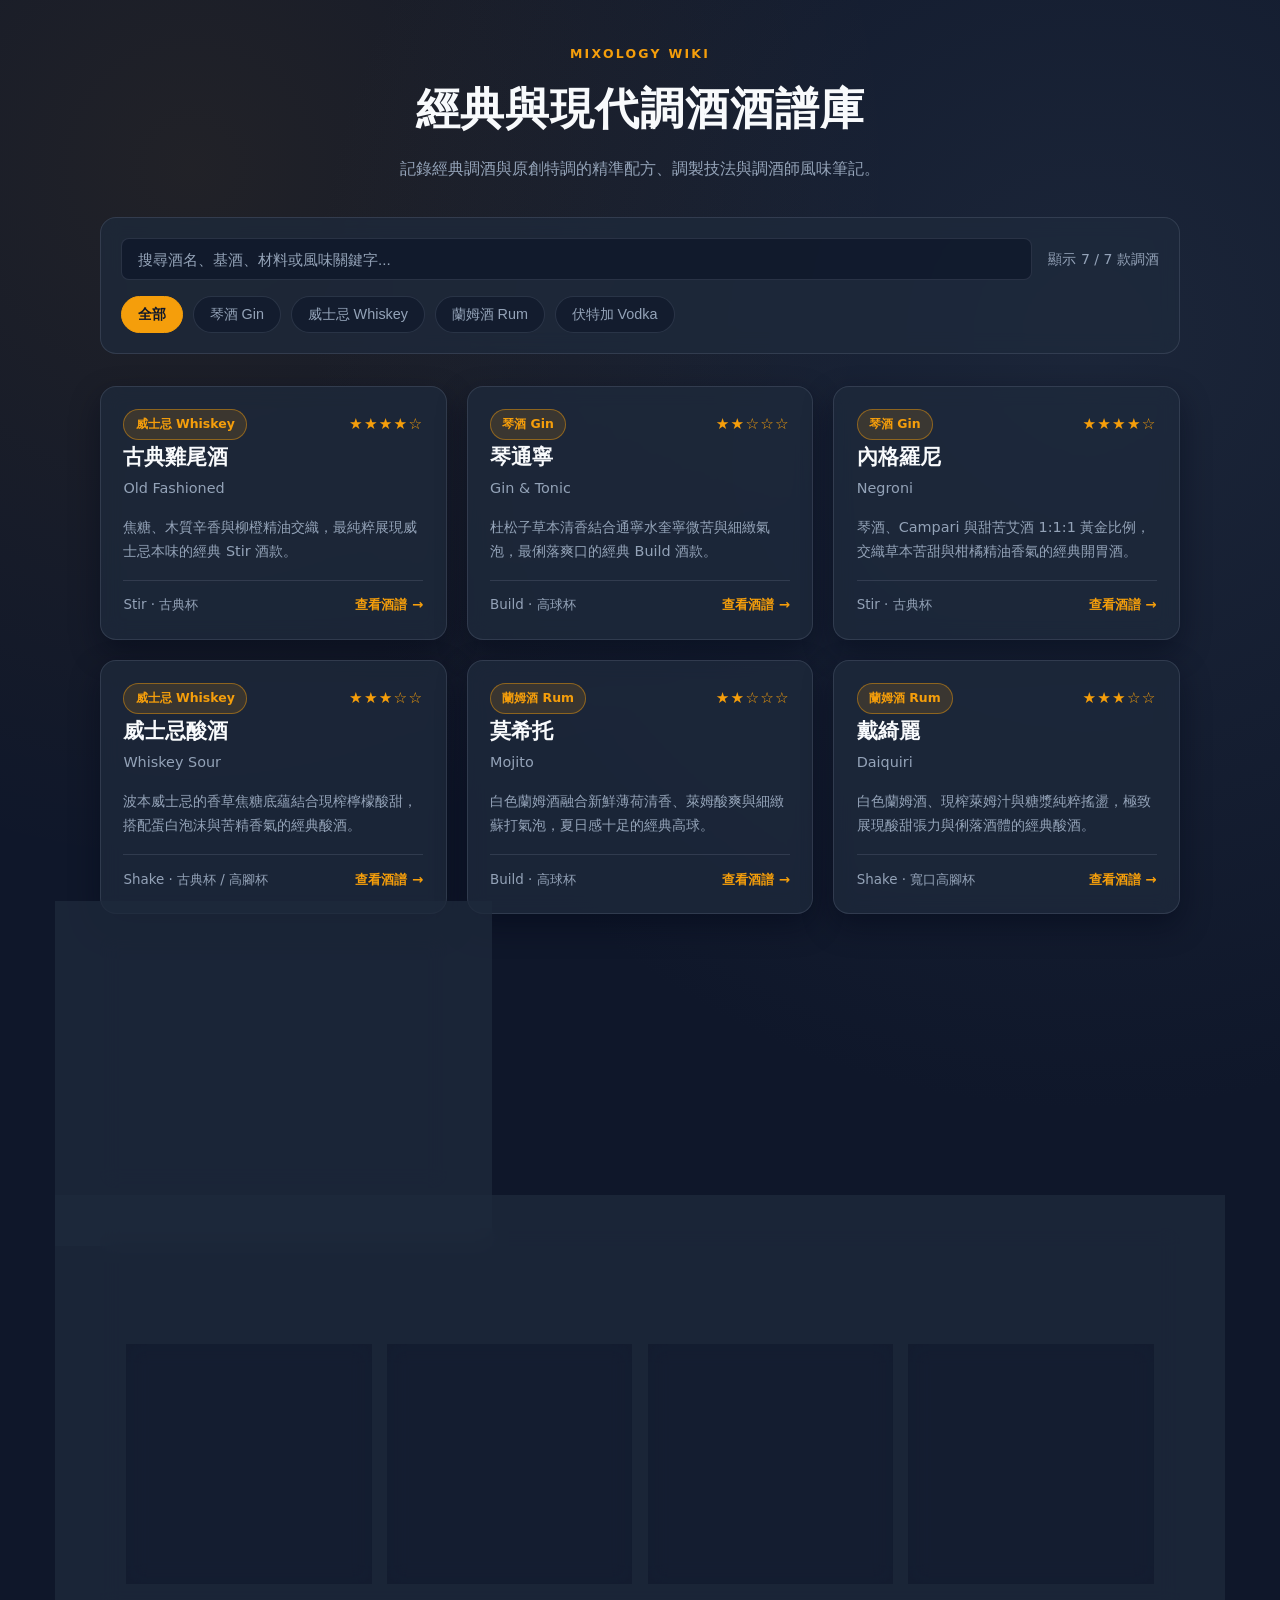
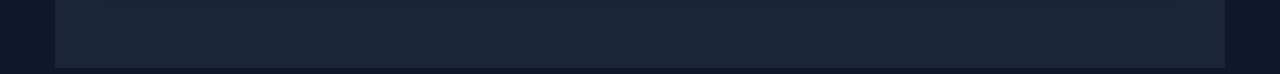
<file: index.html>
<!DOCTYPE html>
<html lang="zh-Hant">
  <head>
    <meta charset="UTF-8" />
    <meta name="viewport" content="width=device-width, initial-scale=1.0" />
    <title>Mixology Wiki | 經典與現代調酒酒譜庫</title>
    <link rel="stylesheet" href="./style.css" />
    <script src="./app.js" defer></script>
  </head>
  <body>
    <main class="container">
      <header class="site-header">
        <span class="site-eyebrow">Mixology Wiki</span>
        <h1 class="site-title">經典與現代調酒酒譜庫</h1>
        <p class="site-subtitle">
          記錄經典調酒與原創特調的精準配方、調製技法與調酒師風味筆記。
        </p>
      </header>

      <section class="controls-panel" aria-label="酒譜篩選與搜尋">
        <div class="search-row">
          <input
            id="search-input"
            class="search-input"
            type="search"
            placeholder="搜尋酒名、基酒、材料或風味關鍵字..."
            aria-label="搜尋調酒"
          />
          <span id="recipe-count" class="recipe-count" aria-live="polite"></span>
        </div>

        <div class="filter-bar" role="group" aria-label="基酒分類篩選">
          <button type="button" class="filter-btn active" data-filter="all" aria-pressed="true">
            全部
          </button>
          <button type="button" class="filter-btn" data-filter="gin" aria-pressed="false">
            琴酒 Gin
          </button>
          <button type="button" class="filter-btn" data-filter="whiskey" aria-pressed="false">
            威士忌 Whiskey
          </button>
          <button type="button" class="filter-btn" data-filter="rum" aria-pressed="false">
            蘭姆酒 Rum
          </button>
          <button type="button" class="filter-btn" data-filter="vodka" aria-pressed="false">
            伏特加 Vodka
          </button>
        </div>
      </section>

      <section id="recipe-grid" class="recipe-grid" aria-label="調酒酒譜目錄">
        <!-- 新增調酒時，請複製下方卡片結構並設定正確的 href 與 data-base -->
        <a
          class="recipe-card"
          href="./recipes/old-fashioned.html"
          data-base="whiskey"
          data-ingredients="波本威士忌 裸麥威士忌 bourbon rye 濃縮糖漿 安格仕苦精 柳橙苦精 柳橙皮"
        >
          <div>
            <div class="card-top">
              <span class="spirit-badge">威士忌 Whiskey</span>
              <span class="star-rating" aria-label="酒感 4 / 5 顆星">★★★★☆</span>
            </div>
            <h2 class="card-title-zh">古典雞尾酒</h2>
            <p class="card-title-en">Old Fashioned</p>
          </div>
          <p class="card-summary">
            焦糖、木質辛香與柳橙精油交織，最純粹展現威士忌本味的經典 Stir 酒款。
          </p>
          <div class="card-footer">
            <span>Stir · 古典杯</span>
            <span class="card-link-hint">查看酒譜 →</span>
          </div>
        </a>

        <a
          class="recipe-card"
          href="./recipes/gin-tonic.html"
          data-base="gin"
          data-ingredients="倫敦乾琴酒 通寧水 tonic water 萊姆"
        >
          <div>
            <div class="card-top">
              <span class="spirit-badge">琴酒 Gin</span>
              <span class="star-rating" aria-label="酒感 2 / 5 顆星">★★☆☆☆</span>
            </div>
            <h2 class="card-title-zh">琴通寧</h2>
            <p class="card-title-en">Gin &amp; Tonic</p>
          </div>
          <p class="card-summary">
            杜松子草本清香結合通寧水奎寧微苦與細緻氣泡，最俐落爽口的經典 Build 酒款。
          </p>
          <div class="card-footer">
            <span>Build · 高球杯</span>
            <span class="card-link-hint">查看酒譜 →</span>
          </div>
        </a>

        <a
          class="recipe-card"
          href="./recipes/negroni.html"
          data-base="gin"
          data-ingredients="倫敦乾琴酒 金巴利 campari 甜苦艾酒 vermouth rosso 柳橙皮"
        >
          <div>
            <div class="card-top">
              <span class="spirit-badge">琴酒 Gin</span>
              <span class="star-rating" aria-label="酒感 4 / 5 顆星">★★★★☆</span>
            </div>
            <h2 class="card-title-zh">內格羅尼</h2>
            <p class="card-title-en">Negroni</p>
          </div>
          <p class="card-summary">
            琴酒、Campari 與甜苦艾酒 1:1:1 黃金比例，交織草本苦甜與柑橘精油香氣的經典開胃酒。
          </p>
          <div class="card-footer">
            <span>Stir · 古典杯</span>
            <span class="card-link-hint">查看酒譜 →</span>
          </div>
        </a>

        <a
          class="recipe-card"
          href="./recipes/whiskey-sour.html"
          data-base="whiskey"
          data-ingredients="波本威士忌 bourbon 檸檬汁 糖漿 蛋白 egg white 安格仕苦精 柳橙皮"
        >
          <div>
            <div class="card-top">
              <span class="spirit-badge">威士忌 Whiskey</span>
              <span class="star-rating" aria-label="酒感 3 / 5 顆星">★★★☆☆</span>
            </div>
            <h2 class="card-title-zh">威士忌酸酒</h2>
            <p class="card-title-en">Whiskey Sour</p>
          </div>
          <p class="card-summary">
            波本威士忌的香草焦糖底蘊結合現榨檸檬酸甜，搭配蛋白泡沫與苦精香氣的經典酸酒。
          </p>
          <div class="card-footer">
            <span>Shake · 古典杯 / 高腳杯</span>
            <span class="card-link-hint">查看酒譜 →</span>
          </div>
        </a>

        <a
          class="recipe-card"
          href="./recipes/mojito.html"
          data-base="rum"
          data-ingredients="白色蘭姆酒 white rum 萊姆汁 糖漿 蘇打水 soda water 薄荷葉"
        >
          <div>
            <div class="card-top">
              <span class="spirit-badge">蘭姆酒 Rum</span>
              <span class="star-rating" aria-label="酒感 2 / 5 顆星">★★☆☆☆</span>
            </div>
            <h2 class="card-title-zh">莫希托</h2>
            <p class="card-title-en">Mojito</p>
          </div>
          <p class="card-summary">
            白色蘭姆酒融合新鮮薄荷清香、萊姆酸爽與細緻蘇打氣泡，夏日感十足的經典高球。
          </p>
          <div class="card-footer">
            <span>Build · 高球杯</span>
            <span class="card-link-hint">查看酒譜 →</span>
          </div>
        </a>

        <a
          class="recipe-card"
          href="./recipes/daiquiri.html"
          data-base="rum"
          data-ingredients="白色蘭姆酒 white rum 萊姆汁 糖漿"
        >
          <div>
            <div class="card-top">
              <span class="spirit-badge">蘭姆酒 Rum</span>
              <span class="star-rating" aria-label="酒感 3 / 5 顆星">★★★☆☆</span>
            </div>
            <h2 class="card-title-zh">戴綺麗</h2>
            <p class="card-title-en">Daiquiri</p>
          </div>
          <p class="card-summary">
            白色蘭姆酒、現榨萊姆汁與糖漿純粹搖盪，極致展現酸甜張力與俐落酒體的經典酸酒。
          </p>
          <div class="card-footer">
            <span>Shake · 寬口高腳杯</span>
            <span class="card-link-hint">查看酒譜 →</span>
          </div>
        </a>

        <a
          class="recipe-card"
          href="./recipes/moscow-mule.html"
          data-base="vodka"
          data-ingredients="伏特加 vodka 萊姆汁 薑汁啤酒 ginger beer 薄荷葉"
        >
          <div>
            <div class="card-top">
              <span class="spirit-badge">伏特加 Vodka</span>
              <span class="star-rating" aria-label="酒感 2 / 5 顆星">★★☆☆☆</span>
            </div>
            <h2 class="card-title-zh">莫斯科騾子</h2>
            <p class="card-title-en">Moscow Mule</p>
          </div>
          <p class="card-summary">
            伏特加搭配鮮榨萊姆汁與辛辣薑汁啤酒，盛裝於冰涼銅杯中的暢快氣泡經典。
          </p>
          <div class="card-footer">
            <span>Build · 銅杯</span>
            <span class="card-link-hint">查看酒譜 →</span>
          </div>
        </a>
      </section>

      <div id="empty-state" class="empty-state is-hidden">
        找不到符合條件的調酒，試著切換其他基酒分類或清除搜尋關鍵字。
      </div>

      <section class="recipe-section technique-guide-section" aria-labelledby="technique-guide-heading">
        <div class="technique-guide-header">
          <h2 id="technique-guide-heading" class="section-heading">四大基礎調酒技法指南</h2>
          <p class="technique-guide-subtitle">
            依酒體濃淡、是否含果汁或氣泡選擇對應技法，精準控制降溫、融水與口感層次。
          </p>
        </div>

        <div class="technique-guide-grid">
          <article class="technique-card">
            <div class="technique-card-top">
              <h3 class="technique-card-title">搖盪 Shake</h3>
              <span class="spirit-badge">Shake</span>
            </div>
            <p class="technique-card-desc">
              適用含果汁、糖漿、蛋白或乳製品的酒款，藉由冰塊撞擊快速降溫、均勻乳化並帶入細緻空氣感。
            </p>
            <p class="technique-card-examples">代表酒款：Whiskey Sour、Daiquiri</p>
          </article>

          <article class="technique-card">
            <div class="technique-card-top">
              <h3 class="technique-card-title">攪拌 Stir</h3>
              <span class="spirit-badge">Stir</span>
            </div>
            <p class="technique-card-desc">
              適用純烈酒與利口酒組合，以吧叉匙沿調酒杯壁順暢攪拌，維持酒液澄澈透亮與絲滑厚實酒體。
            </p>
            <p class="technique-card-examples">代表酒款：Old Fashioned、Negroni</p>
          </article>

          <article class="technique-card">
            <div class="technique-card-top">
              <h3 class="technique-card-title">直調 Build</h3>
              <span class="spirit-badge">Build</span>
            </div>
            <p class="technique-card-desc">
              直接於飲用杯中加入冰塊與材料，常見搭配通寧水、蘇打水或薑汁啤酒，最大程度保留清爽氣泡感。
            </p>
            <p class="technique-card-examples">代表酒款：Gin &amp; Tonic、Mojito、Moscow Mule</p>
          </article>

          <article class="technique-card">
            <div class="technique-card-top">
              <h3 class="technique-card-title">滾動 Rolling</h3>
              <span class="spirit-badge">Rolling</span>
            </div>
            <p class="technique-card-desc">
              在兩個雪克杯或調酒杯之間來回傾倒酒液，能柔和混勻濃稠果汁與辛香料，同時避免過度起泡或稀釋。
            </p>
            <p class="technique-card-examples">代表酒款：Bloody Mary</p>
          </article>
        </div>
      </section>
    </main>
  </body>
</html>
</file>
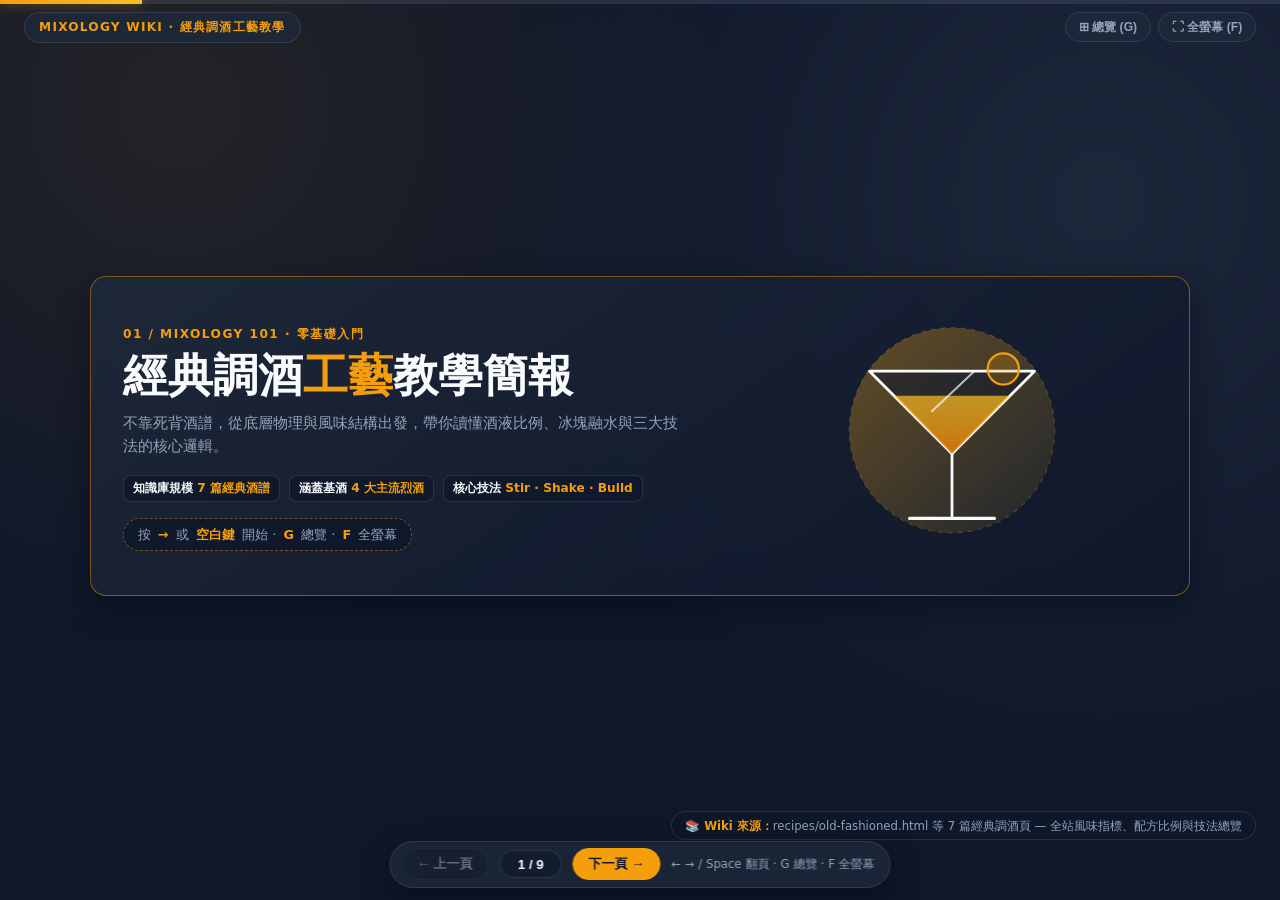
<file: presentation.html>
<!DOCTYPE html>
<html lang="zh-Hant">
  <head>
    <meta charset="UTF-8" />
    <meta name="viewport" content="width=device-width, initial-scale=1.0" />
    <title>經典調酒工藝教學簡報 | Mixology Wiki</title>
    <style>
      :root {
        --bg-primary: #0f172a;
        --bg-secondary: #1e293b;
        --bg-card: rgba(30, 41, 59, 0.78);
        --bg-card-hover: rgba(30, 41, 59, 0.96);
        --text-primary: #f8fafc;
        --text-secondary: #94a3b8;
        --accent: #f59e0b;
        --accent-hover: #fbbf24;
        --accent-soft: rgba(245, 158, 11, 0.14);
        --border: rgba(148, 163, 184, 0.18);
        --border-accent: rgba(245, 158, 11, 0.45);
        --radius-lg: 16px;
        --radius-md: 12px;
        --radius-sm: 8px;
        --shadow-card: 0 12px 30px rgba(2, 6, 23, 0.45);
      }

      *,
      *::before,
      *::after {
        box-sizing: border-box;
      }

      html {
        color-scheme: dark;
      }

      html,
      body {
        margin: 0;
        padding: 0;
        width: 100vw;
        height: 100vh;
        overflow: hidden;
        font-family: "Segoe UI", "PingFang TC", "Microsoft JhengHei", system-ui, -apple-system, sans-serif;
        background-color: var(--bg-primary);
        background-image:
          radial-gradient(circle at 14% 12%, rgba(245, 158, 11, 0.09), transparent 40%),
          radial-gradient(circle at 86% 22%, rgba(51, 65, 85, 0.38), transparent 46%);
        color: var(--text-primary);
        line-height: 1.55;
        -webkit-font-smoothing: antialiased;
      }

      /* Top Reading Progress Bar */
      .progress-track {
        position: fixed;
        top: 0;
        left: 0;
        right: 0;
        height: 4px;
        background: rgba(148, 163, 184, 0.16);
        z-index: 40;
      }

      .progress-fill {
        height: 100%;
        width: 11.11%;
        background: linear-gradient(90deg, var(--accent), var(--accent-hover));
        box-shadow: 0 0 12px rgba(245, 158, 11, 0.55);
        transition: width 0.35s cubic-bezier(0.22, 1, 0.36, 1);
      }

      /* Top Floating Header */
      .deck-topbar {
        position: fixed;
        top: 0.72rem;
        left: 1.5rem;
        right: 1.5rem;
        display: flex;
        align-items: center;
        justify-content: space-between;
        gap: 1rem;
        z-index: 30;
        pointer-events: none;
      }

      .deck-topbar > * {
        pointer-events: auto;
      }

      .deck-pill {
        display: inline-flex;
        align-items: center;
        gap: 0.45rem;
        padding: 0.34rem 0.88rem;
        font-size: 0.76rem;
        font-weight: 700;
        letter-spacing: 0.1em;
        color: var(--accent);
        background: var(--bg-card);
        border: 1px solid var(--border);
        border-radius: 999px;
        backdrop-filter: blur(10px);
      }

      .deck-top-actions {
        display: inline-flex;
        align-items: center;
        gap: 0.45rem;
      }

      .icon-pill-btn {
        appearance: none;
        cursor: pointer;
        display: inline-flex;
        align-items: center;
        gap: 0.35rem;
        padding: 0.34rem 0.8rem;
        font-size: 0.76rem;
        font-weight: 600;
        color: var(--text-secondary);
        background: var(--bg-card);
        border: 1px solid var(--border);
        border-radius: 999px;
        backdrop-filter: blur(10px);
        transition: border-color 0.2s ease, color 0.2s ease;
      }

      .icon-pill-btn:hover {
        color: var(--accent);
        border-color: var(--border-accent);
      }

      /* Fullscreen Slides Viewport */
      .slides-viewport {
        position: relative;
        width: 100vw;
        height: 100vh;
        overflow: hidden;
      }

      .slide {
        position: absolute;
        inset: 0;
        width: 100vw;
        height: 100vh;
        overflow: hidden;
        display: flex;
        align-items: center;
        justify-content: center;
        padding: clamp(3.1rem, 5.2vh, 3.9rem) clamp(1.25rem, 3vw, 2.5rem) clamp(4.75rem, 8.6vh, 5.4rem);
        opacity: 0;
        visibility: hidden;
        transform: translateY(12px);
        transition: opacity 0.3s ease, transform 0.3s ease, visibility 0.3s ease;
      }

      .slide.is-active {
        opacity: 1;
        visibility: visible;
        transform: translateY(0);
        z-index: 2;
      }

      .slide-inner {
        width: min(1100px, 100%);
        max-height: 100%;
        display: flex;
        flex-direction: column;
        gap: clamp(0.65rem, 1.45vh, 1.15rem);
      }

      .slide-header {
        display: flex;
        flex-direction: column;
        gap: 0.28rem;
      }

      .slide-kicker {
        display: inline-flex;
        align-items: center;
        gap: 0.5rem;
        width: fit-content;
        font-size: 0.76rem;
        font-weight: 700;
        letter-spacing: 0.12em;
        text-transform: uppercase;
        color: var(--accent);
      }

      .slide-title {
        margin: 0;
        font-size: clamp(1.38rem, 2.55vw, 2.1rem);
        font-weight: 700;
        line-height: 1.22;
        color: var(--text-primary);
      }

      .slide-lead {
        margin: 0;
        font-size: clamp(0.88rem, 1.15vw, 1rem);
        color: var(--text-secondary);
        max-width: 860px;
      }

      /* Shared Badges & Pills */
      .spirit-badge {
        display: inline-flex;
        align-items: center;
        width: fit-content;
        padding: 0.2rem 0.65rem;
        font-size: 0.74rem;
        font-weight: 600;
        color: var(--accent);
        background: var(--accent-soft);
        border: 1px solid var(--border-accent);
        border-radius: 999px;
        white-space: nowrap;
      }

      .pill-row {
        display: flex;
        flex-wrap: wrap;
        gap: 0.4rem;
      }

      .spec-pill {
        display: inline-flex;
        align-items: center;
        padding: 0.2rem 0.58rem;
        font-size: 0.76rem;
        font-weight: 600;
        color: var(--text-primary);
        background: rgba(15, 23, 42, 0.74);
        border: 1px solid var(--border);
        border-radius: var(--radius-sm);
      }

      .spec-pill strong {
        color: var(--accent);
        margin-left: 0.25rem;
      }

      /* Grids & Glass Cards */
      .deck-grid-2 {
        display: grid;
        grid-template-columns: repeat(2, minmax(0, 1fr));
        gap: clamp(0.7rem, 1.4vw, 1.05rem);
      }

      .deck-grid-3 {
        display: grid;
        grid-template-columns: repeat(3, minmax(0, 1fr));
        gap: clamp(0.7rem, 1.3vw, 1rem);
      }

      .deck-grid-4 {
        display: grid;
        grid-template-columns: repeat(4, minmax(0, 1fr));
        gap: clamp(0.65rem, 1.1vw, 0.9rem);
      }

      .deck-card {
        display: flex;
        flex-direction: column;
        gap: 0.5rem;
        padding: clamp(0.82rem, 1.45vh, 1.15rem) clamp(0.92rem, 1.3vw, 1.2rem);
        background: var(--bg-card);
        border: 1px solid var(--border);
        border-radius: var(--radius-lg);
        box-shadow: var(--shadow-card);
        backdrop-filter: blur(10px);
      }

      .deck-card-accent {
        border-color: var(--border-accent);
        background: linear-gradient(160deg, rgba(30, 41, 59, 0.92), rgba(15, 23, 42, 0.86));
      }

      .deck-card-title {
        margin: 0;
        font-size: clamp(0.95rem, 1.25vw, 1.08rem);
        font-weight: 700;
        color: var(--text-primary);
        display: flex;
        align-items: center;
        justify-content: space-between;
        gap: 0.45rem;
      }

      .deck-card-text {
        margin: 0;
        font-size: clamp(0.8rem, 1vw, 0.88rem);
        color: var(--text-secondary);
        line-height: 1.5;
      }

      .deck-card-text strong {
        color: var(--text-primary);
      }

      /* P1 Cover Layout */
      .cover-hero {
        display: grid;
        grid-template-columns: 1.45fr 1fr;
        gap: clamp(1rem, 2.2vw, 2rem);
        align-items: center;
        padding: clamp(1.2rem, 2.8vh, 2.1rem) clamp(1.25rem, 2.5vw, 2.2rem);
        background: linear-gradient(145deg, rgba(30, 41, 59, 0.86), rgba(15, 23, 42, 0.9));
        border: 1px solid var(--border-accent);
        border-radius: var(--radius-lg);
        box-shadow: var(--shadow-card);
        backdrop-filter: blur(12px);
      }

      .cover-title {
        margin: 0.25rem 0 0.55rem;
        font-size: clamp(1.85rem, 3.6vw, 2.8rem);
        font-weight: 800;
        line-height: 1.18;
        color: var(--text-primary);
      }

      .cover-title span {
        color: var(--accent);
      }

      .cover-subtitle {
        margin: 0 0 1rem;
        font-size: clamp(0.92rem, 1.2vw, 1.05rem);
        color: var(--text-secondary);
        max-width: 560px;
      }

      .cover-stats {
        display: flex;
        flex-wrap: wrap;
        gap: 0.55rem;
        margin-bottom: 1rem;
      }

      .cover-svg-wrap {
        display: flex;
        align-items: center;
        justify-content: center;
      }

      .cover-svg {
        width: 100%;
        max-width: 290px;
        max-height: clamp(190px, 32vh, 270px);
        height: auto;
      }

      .cover-cta-hint {
        display: inline-flex;
        align-items: center;
        gap: 0.45rem;
        padding: 0.34rem 0.85rem;
        font-size: 0.8rem;
        color: var(--text-secondary);
        background: rgba(15, 23, 42, 0.72);
        border: 1px dashed var(--border-accent);
        border-radius: 999px;
      }

      .cover-cta-hint strong {
        color: var(--accent);
      }

      /* P2 Learning Map Connector */
      .map-step-num {
        display: inline-flex;
        align-items: center;
        justify-content: center;
        width: 26px;
        height: 26px;
        border-radius: 999px;
        font-size: 0.8rem;
        font-weight: 800;
        color: #0f172a;
        background: var(--accent);
        flex-shrink: 0;
      }

      .scaffold-banner {
        display: flex;
        align-items: center;
        justify-content: center;
        flex-wrap: wrap;
        gap: 0.65rem;
        padding: 0.65rem 1rem;
        background: rgba(15, 23, 42, 0.68);
        border: 1px solid var(--border);
        border-radius: var(--radius-md);
        font-size: 0.84rem;
        color: var(--text-secondary);
      }

      .scaffold-banner strong {
        color: var(--text-primary);
      }

      .scaffold-arrow {
        color: var(--accent);
        font-weight: 700;
      }

      /* P4 Technique SVG + Physics Bars */
      .tech-svg-box {
        display: flex;
        align-items: center;
        justify-content: center;
        padding: 0.35rem 0;
      }

      .tech-svg {
        width: 84px;
        max-height: clamp(58px, 10vh, 78px);
        height: auto;
      }

      .physics-bars {
        display: flex;
        flex-direction: column;
        gap: 0.38rem;
        margin-top: auto;
        padding-top: 0.45rem;
        border-top: 1px solid var(--border);
      }

      .physics-row {
        display: grid;
        grid-template-columns: 74px 1fr 38px;
        align-items: center;
        gap: 0.45rem;
        font-size: 0.76rem;
        color: var(--text-secondary);
      }

      .physics-track {
        height: 7px;
        border-radius: 999px;
        background: rgba(148, 163, 184, 0.2);
        overflow: hidden;
      }

      .physics-fill {
        height: 100%;
        border-radius: 999px;
        background: linear-gradient(90deg, var(--accent), var(--accent-hover));
      }

      .physics-val {
        text-align: right;
        color: var(--accent);
        font-weight: 700;
      }

      /* P5 & P6 Glass Cutaway SVGs */
      .ratio-card-body {
        display: grid;
        grid-template-columns: 124px 1fr;
        gap: 0.85rem;
        align-items: center;
      }

      .cup-svg {
        width: 100%;
        max-height: clamp(145px, 26vh, 210px);
        height: auto;
      }

      .cup-svg-compact {
        width: 96px;
        max-height: clamp(118px, 20vh, 155px);
        height: auto;
        flex-shrink: 0;
      }

      .ratio-legend {
        display: flex;
        flex-direction: column;
        gap: 0.4rem;
      }

      .legend-item {
        display: flex;
        align-items: center;
        justify-content: space-between;
        gap: 0.45rem;
        font-size: 0.8rem;
        color: var(--text-secondary);
        padding: 0.24rem 0.52rem;
        background: rgba(15, 23, 42, 0.58);
        border-radius: 6px;
      }

      .legend-label {
        display: inline-flex;
        align-items: center;
        gap: 0.4rem;
        color: var(--text-primary);
      }

      .legend-dot {
        width: 9px;
        height: 9px;
        border-radius: 2px;
        flex-shrink: 0;
      }

      .legend-ml {
        color: var(--accent);
        font-weight: 700;
        white-space: nowrap;
      }

      .p6-split {
        display: grid;
        grid-template-columns: 1fr 1.28fr;
        gap: 0.9rem;
        align-items: stretch;
      }

      .p6-group {
        display: flex;
        flex-direction: column;
        gap: 0.55rem;
        padding: 0.82rem 0.95rem;
        background: var(--bg-card);
        border: 1px solid var(--border);
        border-radius: var(--radius-lg);
        box-shadow: var(--shadow-card);
        backdrop-filter: blur(10px);
      }

      .p6-group-title {
        margin: 0;
        font-size: 0.92rem;
        font-weight: 700;
        color: var(--accent);
        display: flex;
        align-items: center;
        justify-content: space-between;
      }

      .p6-mini-list {
        display: flex;
        flex-direction: column;
        gap: 0.55rem;
        flex: 1;
        justify-content: space-evenly;
      }

      .p6-mini-row {
        display: flex;
        align-items: center;
        gap: 0.72rem;
        padding: 0.48rem 0.62rem;
        background: rgba(15, 23, 42, 0.56);
        border: 1px solid var(--border);
        border-radius: var(--radius-md);
      }

      .p6-mini-info {
        display: flex;
        flex-direction: column;
        gap: 0.25rem;
        min-width: 0;
        flex: 1;
      }

      .p6-mini-name {
        font-size: 0.86rem;
        font-weight: 700;
        color: var(--text-primary);
      }

      .p6-mini-note {
        font-size: 0.76rem;
        color: var(--text-secondary);
        line-height: 1.4;
      }

      /* P7 Do vs. Don't */
      .compare-card-dont {
        border-color: rgba(248, 113, 113, 0.35);
      }

      .compare-card-do {
        border-color: rgba(74, 222, 128, 0.38);
      }

      .compare-list {
        list-style: none;
        margin: 0;
        padding: 0;
        display: flex;
        flex-direction: column;
        gap: 0.55rem;
      }

      .compare-item {
        padding: 0.56rem 0.75rem;
        background: rgba(15, 23, 42, 0.62);
        border-radius: var(--radius-sm);
        border-left: 3px solid transparent;
        font-size: 0.81rem;
        color: var(--text-secondary);
        line-height: 1.45;
      }

      .compare-item strong {
        display: block;
        margin-bottom: 0.12rem;
        color: var(--text-primary);
      }

      .compare-card-dont .compare-item {
        border-left-color: #f87171;
      }

      .compare-card-do .compare-item {
        border-left-color: #4ade80;
      }

      /* P8 Decision Tree Flowchart SVG */
      .flowchart-panel {
        padding: 0.8rem 1rem;
        background: var(--bg-card);
        border: 1px solid var(--border);
        border-radius: var(--radius-lg);
        box-shadow: var(--shadow-card);
        backdrop-filter: blur(10px);
        display: flex;
        align-items: center;
        justify-content: center;
      }

      .flowchart-svg {
        width: 100%;
        max-height: clamp(275px, 50vh, 410px);
        height: auto;
      }

      /* P9 Interactive Quiz */
      .quiz-status-bar {
        display: flex;
        align-items: center;
        justify-content: space-between;
        gap: 0.75rem;
        flex-wrap: wrap;
      }

      .quiz-score-badge {
        font-size: 0.82rem;
        font-weight: 700;
        color: var(--accent);
        background: var(--accent-soft);
        border: 1px solid var(--border-accent);
        border-radius: 999px;
        padding: 0.24rem 0.8rem;
      }

      .quiz-reset-btn {
        appearance: none;
        cursor: pointer;
        padding: 0.26rem 0.78rem;
        font-size: 0.78rem;
        font-weight: 600;
        color: var(--text-secondary);
        background: rgba(15, 23, 42, 0.7);
        border: 1px solid var(--border);
        border-radius: 999px;
        transition: border-color 0.2s ease, color 0.2s ease;
      }

      .quiz-reset-btn:hover {
        color: var(--text-primary);
        border-color: var(--border-accent);
      }

      .quiz-card {
        display: flex;
        flex-direction: column;
        gap: 0.52rem;
        padding: 0.9rem 1rem;
        background: var(--bg-card);
        border: 1px solid var(--border);
        border-radius: var(--radius-lg);
        box-shadow: var(--shadow-card);
        backdrop-filter: blur(10px);
      }

      .quiz-q {
        margin: 0;
        font-size: 0.87rem;
        font-weight: 700;
        line-height: 1.42;
        color: var(--text-primary);
      }

      .quiz-options {
        display: flex;
        flex-direction: column;
        gap: 0.38rem;
      }

      .quiz-option {
        appearance: none;
        cursor: pointer;
        text-align: left;
        padding: 0.44rem 0.66rem;
        font-size: 0.8rem;
        line-height: 1.38;
        color: var(--text-secondary);
        background: rgba(15, 23, 42, 0.74);
        border: 1px solid var(--border);
        border-radius: var(--radius-sm);
        transition: all 0.18s ease;
      }

      .quiz-option:hover:not(:disabled) {
        color: var(--text-primary);
        border-color: var(--border-accent);
      }

      .quiz-option:disabled {
        cursor: default;
      }

      .quiz-option.is-correct {
        color: #dcfce7;
        background: rgba(22, 163, 74, 0.25);
        border-color: rgba(74, 222, 128, 0.68);
        font-weight: 600;
      }

      .quiz-option.is-wrong {
        color: #fee2e2;
        background: rgba(220, 38, 38, 0.22);
        border-color: rgba(248, 113, 113, 0.68);
      }

      .quiz-feedback {
        margin-top: auto;
        padding: 0.5rem 0.66rem;
        font-size: 0.77rem;
        line-height: 1.42;
        color: var(--text-secondary);
        background: rgba(15, 23, 42, 0.62);
        border-left: 3px solid var(--border);
        border-radius: 6px;
        min-height: 66px;
      }

      .quiz-feedback.correct {
        border-left-color: #4ade80;
        color: #e2e8f0;
      }

      .quiz-feedback.wrong {
        border-left-color: #f87171;
        color: #e2e8f0;
      }

      /* Granular Wiki Source Tag (Bottom-Right) */
      .wiki-source-tag {
        position: absolute;
        right: 1.5rem;
        bottom: 3.72rem;
        max-width: calc(100vw - 3rem);
        padding: 0.28rem 0.82rem;
        font-size: 0.73rem;
        color: var(--text-secondary);
        background: rgba(15, 23, 42, 0.86);
        border: 1px solid var(--border);
        border-radius: 999px;
        backdrop-filter: blur(10px);
        white-space: nowrap;
        overflow: hidden;
        text-overflow: ellipsis;
        z-index: 5;
      }

      .wiki-source-tag strong {
        color: var(--accent);
        font-weight: 600;
      }

      /* Bottom Floating Controls Bar */
      .deck-controls {
        position: fixed;
        left: 50%;
        bottom: 0.78rem;
        transform: translateX(-50%);
        display: inline-flex;
        align-items: center;
        gap: 0.7rem;
        padding: 0.38rem 0.68rem;
        background: var(--bg-card);
        border: 1px solid var(--border);
        border-radius: 999px;
        box-shadow: var(--shadow-card);
        backdrop-filter: blur(12px);
        z-index: 30;
      }

      .nav-btn {
        appearance: none;
        cursor: pointer;
        padding: 0.4rem 0.92rem;
        font-size: 0.82rem;
        font-weight: 700;
        color: var(--text-primary);
        background: rgba(15, 23, 42, 0.78);
        border: 1px solid var(--border);
        border-radius: 999px;
        transition: all 0.2s ease;
      }

      .nav-btn:hover:not(:disabled) {
        border-color: var(--accent);
        color: var(--accent);
      }

      .nav-btn.primary {
        color: #0f172a;
        background: var(--accent);
        border-color: var(--accent);
      }

      .nav-btn.primary:hover:not(:disabled) {
        background: var(--accent-hover);
        color: #0f172a;
      }

      .nav-btn:disabled {
        opacity: 0.35;
        cursor: not-allowed;
      }

      .page-indicator-btn {
        appearance: none;
        cursor: pointer;
        min-width: 62px;
        padding: 0.32rem 0.65rem;
        text-align: center;
        font-size: 0.84rem;
        font-weight: 700;
        color: var(--text-primary);
        background: rgba(15, 23, 42, 0.55);
        border: 1px solid var(--border);
        border-radius: 999px;
        font-variant-numeric: tabular-nums;
        transition: border-color 0.2s ease, color 0.2s ease;
      }

      .page-indicator-btn:hover {
        color: var(--accent);
        border-color: var(--border-accent);
      }

      .kbd-hint {
        font-size: 0.73rem;
        color: var(--text-secondary);
        padding-right: 0.25rem;
        white-space: nowrap;
      }

      /* Overview Grid Modal (G or Click Page Indicator) */
      .overview-overlay {
        position: fixed;
        inset: 0;
        background: rgba(2, 6, 23, 0.88);
        backdrop-filter: blur(14px);
        z-index: 60;
        display: flex;
        align-items: center;
        justify-content: center;
        padding: 2rem;
        opacity: 0;
        visibility: hidden;
        transition: opacity 0.24s ease, visibility 0.24s ease;
      }

      .overview-overlay.is-open {
        opacity: 1;
        visibility: visible;
      }

      .overview-dialog {
        width: min(1040px, 100%);
        max-height: 90vh;
        display: flex;
        flex-direction: column;
        gap: 1rem;
      }

      .overview-header {
        display: flex;
        align-items: center;
        justify-content: space-between;
        gap: 1rem;
      }

      .overview-title {
        margin: 0;
        font-size: 1.25rem;
        font-weight: 700;
        color: var(--text-primary);
      }

      .overview-grid {
        display: grid;
        grid-template-columns: repeat(3, minmax(0, 1fr));
        gap: 0.85rem;
      }

      .overview-thumb {
        appearance: none;
        cursor: pointer;
        text-align: left;
        display: flex;
        flex-direction: column;
        gap: 0.35rem;
        padding: 0.95rem 1.05rem;
        background: var(--bg-card);
        border: 1px solid var(--border);
        border-radius: var(--radius-md);
        transition: transform 0.18s ease, border-color 0.18s ease, background-color 0.18s ease;
      }

      .overview-thumb:hover {
        transform: translateY(-2px);
        border-color: var(--border-accent);
        background: var(--bg-card-hover);
      }

      .overview-thumb.is-current {
        border-color: var(--accent);
        box-shadow: 0 0 0 2px var(--accent-soft);
      }

      .overview-thumb-top {
        display: flex;
        align-items: center;
        justify-content: space-between;
        font-size: 0.74rem;
        font-weight: 700;
        color: var(--accent);
      }

      .overview-thumb-title {
        font-size: 0.94rem;
        font-weight: 700;
        color: var(--text-primary);
        line-height: 1.35;
      }

      .overview-thumb-sub {
        font-size: 0.76rem;
        color: var(--text-secondary);
        line-height: 1.4;
      }

      @media (max-width: 1024px) {
        .kbd-hint {
          display: none;
        }

        .p6-split,
        .cover-hero {
          grid-template-columns: 1fr;
        }

        .cover-svg {
          max-height: 140px;
        }
      }

      @media (max-width: 820px) {
        .deck-grid-4,
        .deck-grid-3,
        .deck-grid-2,
        .overview-grid {
          grid-template-columns: repeat(2, minmax(0, 1fr));
        }

        .ratio-card-body {
          grid-template-columns: 92px 1fr;
        }
      }

      @media (max-width: 600px) {
        .deck-grid-4,
        .deck-grid-3,
        .deck-grid-2,
        .overview-grid {
          grid-template-columns: 1fr;
        }

        .deck-pill-hide-sm {
          display: none;
        }

        .wiki-source-tag {
          right: 1rem;
          bottom: 3.7rem;
          font-size: 0.68rem;
        }
      }
    </style>
  </head>
  <body>
    <div class="progress-track" aria-hidden="true">
      <div id="progress-fill" class="progress-fill"></div>
    </div>

    <header class="deck-topbar">
      <span class="deck-pill">MIXOLOGY WIKI · 經典調酒工藝教學</span>
      <div class="deck-top-actions">
        <button id="overview-btn" type="button" class="icon-pill-btn" title="總覽縮圖網格 (G)">⊞ 總覽 (G)</button>
        <button id="fullscreen-btn" type="button" class="icon-pill-btn" title="切換全螢幕 (F)">⛶ 全螢幕 (F)</button>
      </div>
    </header>

    <main class="slides-viewport" aria-live="polite">
      <!-- P1: Cover -->
      <section class="slide is-active" data-slide="1" data-thumb-title="封面：經典調酒工藝入門" data-thumb-sub="7 篇 Wiki 酒譜淬鍊的初學者教材">
        <div class="slide-inner">
          <div class="cover-hero">
            <div>
              <span class="slide-kicker">01 / MIXOLOGY 101 · 零基礎入門</span>
              <h1 class="cover-title">經典調酒<span>工藝</span>教學簡報</h1>
              <p class="cover-subtitle">
                不靠死背酒譜，從底層物理與風味結構出發，帶你讀懂酒液比例、冰塊融水與三大技法的核心邏輯。
              </p>
              <div class="cover-stats">
                <span class="spec-pill">知識庫規模<strong>7 篇經典酒譜</strong></span>
                <span class="spec-pill">涵蓋基酒<strong>4 大主流烈酒</strong></span>
                <span class="spec-pill">核心技法<strong>Stir · Shake · Build</strong></span>
              </div>
              <div class="cover-cta-hint">
                按 <strong>→</strong> 或 <strong>空白鍵</strong> 開始 · <strong>G</strong> 總覽 · <strong>F</strong> 全螢幕
              </div>
            </div>

            <div class="cover-svg-wrap" aria-hidden="true">
              <svg class="cover-svg" viewBox="0 0 260 240" fill="none">
                <defs>
                  <linearGradient id="coverGlow" x1="0" y1="0" x2="1" y2="1">
                    <stop offset="0%" stop-color="#f59e0b" stop-opacity="0.35" />
                    <stop offset="100%" stop-color="#fbbf24" stop-opacity="0.06" />
                  </linearGradient>
                  <linearGradient id="coverLiquid" x1="0" y1="0" x2="0" y2="1">
                    <stop offset="0%" stop-color="#fbbf24" stop-opacity="0.72" />
                    <stop offset="100%" stop-color="#d97706" stop-opacity="0.92" />
                  </linearGradient>
                </defs>
                <circle cx="130" cy="115" r="92" fill="url(#coverGlow)" stroke="rgba(245,158,11,0.28)" stroke-dasharray="4 5" />
                <polygon points="56,62 204,62 130,136" fill="rgba(15,23,42,0.55)" stroke="#f8fafc" stroke-width="2.5" stroke-linejoin="round" />
                <polygon points="78,84 182,84 130,136" fill="url(#coverLiquid)" />
                <line x1="130" y1="136" x2="130" y2="194" stroke="#f8fafc" stroke-width="2.5" />
                <line x1="92" y1="194" x2="168" y2="194" stroke="#f8fafc" stroke-width="3" stroke-linecap="round" />
                <circle cx="176" cy="60" r="14" fill="rgba(245,158,11,0.22)" stroke="#f59e0b" stroke-width="2" />
                <line x1="112" y1="98" x2="150" y2="62" stroke="#f8fafc" stroke-width="1.8" stroke-linecap="round" opacity="0.7" />
              </svg>
            </div>
          </div>
        </div>
        <div class="wiki-source-tag">
          <strong>📚 Wiki 來源：</strong>recipes/old-fashioned.html 等 7 篇經典調酒頁 — 全站風味指標、配方比例與技法總覽
        </div>
      </section>

      <!-- P2: Learning Map -->
      <section class="slide" data-slide="2" data-thumb-title="學習地圖：調酒三大維度" data-thumb-sub="基酒風味 × 黃金比例 × 調製技法">
        <div class="slide-inner">
          <div class="slide-header">
            <span class="slide-kicker">02 / 學習地圖 · 教學鷹架總覽</span>
            <h1 class="slide-title">讀懂一杯調酒的三個核心維度</h1>
            <p class="slide-lead">每篇 Wiki 酒譜都由「基酒個性、味覺比例、物理技法」共同構成，照著三步驟即可推導出任何經典酒款。</p>
          </div>

          <div class="deck-grid-3">
            <article class="deck-card deck-card-accent">
              <h2 class="deck-card-title">
                <span>維度一：基酒風味</span>
                <span class="map-step-num">1</span>
              </h2>
              <p class="deck-card-text">
                基酒決定酒體底蘊與香氣主軸：琴酒帶杜松子草本、威士忌富焦糖木質、白蘭姆具甘蔗清甜、伏特加純淨襯托副材。
              </p>
              <span class="spirit-badge">對應 P3 基酒光譜</span>
            </article>

            <article class="deck-card deck-card-accent">
              <h2 class="deck-card-title">
                <span>維度二：黃金比例</span>
                <span class="map-step-num">2</span>
              </h2>
              <p class="deck-card-text">
                依風味指標（甜／酸／酒感／苦）分為「烈酒＋酸＋甜」、「苦甜 1:1:1」及「氣泡延長」三種經典平衡結構。
              </p>
              <span class="spirit-badge">對應 P5–P6 比例圖解</span>
            </article>

            <article class="deck-card deck-card-accent">
              <h2 class="deck-card-title">
                <span>維度三：調製技法</span>
                <span class="map-step-num">3</span>
              </h2>
              <p class="deck-card-text">
                不同材料決定必須用 Shake 降溫乳化、Stir 控制融水，或 Build 保留氣泡，搭對冰塊與杯型才算完成。
              </p>
              <span class="spirit-badge">對應 P4、P7–P8 實戰決策</span>
            </article>
          </div>

          <div class="scaffold-banner">
            <span>學習路徑：<strong>1. 先學底層原理（P3–P4）</strong></span>
            <span class="scaffold-arrow">→</span>
            <span><strong>2. 再看 Wiki 案例拆解（P5–P6）</strong></span>
            <span class="scaffold-arrow">→</span>
            <span><strong>3. 最後避坑與決策測驗（P7–P9）</strong></span>
          </div>
        </div>
        <div class="wiki-source-tag">
          <strong>📚 Wiki 來源：</strong>recipes/old-fashioned.html, recipes/daiquiri.html, recipes/gin-tonic.html — 風味指標與技法分類結構
        </div>
      </section>

      <!-- P3: Base Spirit Spectrum -->
      <section class="slide" data-slide="3" data-thumb-title="基酒光譜：四大主流烈酒" data-thumb-sub="琴酒、蘭姆酒、威士忌、伏特加定位">
        <div class="slide-inner">
          <div class="slide-header">
            <span class="slide-kicker">03 / 底層原理 · 基酒光譜</span>
            <h1 class="slide-title">Wiki 四大經典基酒的風味定位與代表酒款</h1>
            <p class="slide-lead">從草本芬芳到桶陳醇厚，先認清手中烈酒的性格，就能預測調酒的香氣方向。</p>
          </div>

          <div class="deck-grid-4">
            <article class="deck-card">
              <h2 class="deck-card-title">琴酒 <span class="spirit-badge">Gin</span></h2>
              <p class="deck-card-text"><strong>風味定位：</strong>倫敦乾琴酒具鮮明杜松子與草本層次，能放大氣泡或抗衡藥草苦甜。</p>
              <div class="pill-row">
                <span class="spec-pill">Gin &amp; Tonic<strong>45 ml</strong></span>
                <span class="spec-pill">Negroni<strong>30 ml</strong></span>
              </div>
            </article>

            <article class="deck-card">
              <h2 class="deck-card-title">蘭姆酒 <span class="spirit-badge">Rum</span></h2>
              <p class="deck-card-text"><strong>風味定位：</strong>白色蘭姆酒乾淨輕盈、帶甘蔗清香，與現榨萊姆汁及薄荷最為契合。</p>
              <div class="pill-row">
                <span class="spec-pill">Mojito<strong>45 ml</strong></span>
                <span class="spec-pill">Daiquiri<strong>60 ml</strong></span>
              </div>
            </article>

            <article class="deck-card">
              <h2 class="deck-card-title">威士忌 <span class="spirit-badge">Whiskey</span></h2>
              <p class="deck-card-text"><strong>風味定位：</strong>波本圓潤香草焦糖、裸麥偏辛香胡椒，酒體厚實適合苦精或檸檬酸甜。</p>
              <div class="pill-row">
                <span class="spec-pill">Old Fashioned<strong>60 ml</strong></span>
                <span class="spec-pill">Whiskey Sour<strong>60 ml</strong></span>
              </div>
            </article>

            <article class="deck-card">
              <h2 class="deck-card-title">伏特加 <span class="spirit-badge">Vodka</span></h2>
              <p class="deck-card-text"><strong>風味定位：</strong>酒體純淨中性不搶戲，能忠實襯托生薑辛辣感與鮮榨萊姆果酸。</p>
              <div class="pill-row">
                <span class="spec-pill">Moscow Mule<strong>45 ml</strong></span>
              </div>
            </article>
          </div>
        </div>
        <div class="wiki-source-tag">
          <strong>📚 Wiki 來源：</strong>recipes/gin-tonic.html, recipes/mojito.html, recipes/old-fashioned.html, recipes/moscow-mule.html — 四大基酒風味筆記
        </div>
      </section>

      <!-- P4: 3 Core Techniques Physics + SVG -->
      <section class="slide" data-slide="4" data-thumb-title="三大調製技法物理原理" data-thumb-sub="Shake / Stir / Build 降溫與融水比較">
        <div class="slide-inner">
          <div class="slide-header">
            <span class="slide-kicker">04 / 底層原理 · 三大調製技法</span>
            <h1 class="slide-title">Shake、Stir、Build 的物理差異</h1>
            <p class="slide-lead">調酒不只是混合，更是精準控制「降溫速度、融水稀釋度與氣泡／泡沫留存」。</p>
          </div>

          <div class="deck-grid-3">
            <!-- Shake -->
            <article class="deck-card deck-card-accent">
              <h2 class="deck-card-title">搖盪 Shake <span class="spirit-badge">10～12 秒</span></h2>
              <div class="tech-svg-box">
                <svg class="tech-svg" viewBox="0 0 90 90" fill="none" aria-label="雪克杯圖示">
                  <path d="M26 30 L64 30 L56 78 L34 78 Z" fill="rgba(245,158,11,0.12)" stroke="#f8fafc" stroke-width="2.2" stroke-linejoin="round" />
                  <path d="M29 30 L35 16 L55 16 L61 30" stroke="#f59e0b" stroke-width="2.2" stroke-linejoin="round" />
                  <rect x="40" y="10" width="10" height="6" rx="2" fill="#f59e0b" />
                  <path d="M16 38 C12 46, 12 56, 16 64" stroke="#fbbf24" stroke-width="2" stroke-linecap="round" stroke-dasharray="3 3" />
                  <path d="M74 38 C78 46, 78 56, 74 64" stroke="#fbbf24" stroke-width="2" stroke-linecap="round" stroke-dasharray="3 3" />
                </svg>
              </div>
              <p class="deck-card-text">冰塊劇烈撞擊至杯壁結霜，快速降溫並乳化果汁、糖漿或蛋白（含蛋白需先乾搖 10 秒）。</p>
              <div class="physics-bars">
                <div class="physics-row">
                  <span>降溫速度</span>
                  <div class="physics-track"><div class="physics-fill" style="width: 95%"></div></div>
                  <span class="physics-val">極快</span>
                </div>
                <div class="physics-row">
                  <span>融水稀釋度</span>
                  <div class="physics-track"><div class="physics-fill" style="width: 82%"></div></div>
                  <span class="physics-val">高</span>
                </div>
              </div>
            </article>

            <!-- Stir -->
            <article class="deck-card deck-card-accent">
              <h2 class="deck-card-title">攪拌 Stir <span class="spirit-badge">20～30 秒</span></h2>
              <div class="tech-svg-box">
                <svg class="tech-svg" viewBox="0 0 90 90" fill="none" aria-label="攪拌杯與吧叉匙圖示">
                  <path d="M25 28 L65 28 L61 76 C61 79, 59 80, 56 80 L34 80 C31 80, 29 79, 29 76 Z" fill="rgba(56,189,248,0.08)" stroke="#f8fafc" stroke-width="2.2" />
                  <line x1="56" y1="10" x2="40" y2="70" stroke="#f59e0b" stroke-width="2.3" stroke-linecap="round" />
                  <ellipse cx="39" cy="71" rx="5" ry="2.6" transform="rotate(-15 39 71)" fill="#f59e0b" />
                  <path d="M35 50 C42 46, 50 46, 56 50" stroke="#94a3b8" stroke-width="1.8" stroke-linecap="round" />
                </svg>
              </div>
              <p class="deck-card-text">吧叉匙沿杯壁順暢畫圓，無劇烈氣泡混入，為純烈酒提供理想適度融水與絲滑酒體。</p>
              <div class="physics-bars">
                <div class="physics-row">
                  <span>降溫速度</span>
                  <div class="physics-track"><div class="physics-fill" style="width: 65%"></div></div>
                  <span class="physics-val">溫和</span>
                </div>
                <div class="physics-row">
                  <span>融水稀釋度</span>
                  <div class="physics-track"><div class="physics-fill" style="width: 55%"></div></div>
                  <span class="physics-val">適中</span>
                </div>
              </div>
            </article>

            <!-- Build -->
            <article class="deck-card deck-card-accent">
              <h2 class="deck-card-title">直調 Build <span class="spirit-badge">輕提拉 Lift</span></h2>
              <div class="tech-svg-box">
                <svg class="tech-svg" viewBox="0 0 90 90" fill="none" aria-label="高球杯與氣泡圖示">
                  <rect x="29" y="18" width="32" height="62" rx="3" fill="rgba(52,211,153,0.08)" stroke="#f8fafc" stroke-width="2.2" />
                  <rect x="33" y="42" width="10" height="10" rx="2" stroke="#94a3b8" stroke-width="1.6" />
                  <rect x="46" y="54" width="10" height="10" rx="2" stroke="#94a3b8" stroke-width="1.6" />
                  <circle cx="40" cy="34" r="2.2" fill="#f59e0b" />
                  <circle cx="50" cy="28" r="2.6" fill="#fbbf24" />
                  <circle cx="45" cy="40" r="1.8" fill="#fde68a" />
                </svg>
              </div>
              <p class="deck-card-text">杯內直接加冰倒料，氣泡飲沿杯壁緩倒後輕提拉一次，減少擾動以鎖住綿密氣泡。</p>
              <div class="physics-bars">
                <div class="physics-row">
                  <span>降溫速度</span>
                  <div class="physics-track"><div class="physics-fill" style="width: 48%"></div></div>
                  <span class="physics-val">漸進</span>
                </div>
                <div class="physics-row">
                  <span>融水稀釋度</span>
                  <div class="physics-track"><div class="physics-fill" style="width: 34%"></div></div>
                  <span class="physics-val">低</span>
                </div>
              </div>
            </article>
          </div>
        </div>
        <div class="wiki-source-tag">
          <strong>📚 Wiki 來源：</strong>recipes/whiskey-sour.html, recipes/old-fashioned.html, recipes/gin-tonic.html — 乾濕搖時間、攪拌融水與 Lift 保氣泡
        </div>
      </section>

      <!-- P5: Golden Ratio I (Sour Balance) + SVG Cutaway Cups -->
      <section class="slide" data-slide="5" data-thumb-title="黃金比例 I：酸甜平衡型" data-thumb-sub="Daiquiri 與 Whiskey Sour 剖面圖解">
        <div class="slide-inner">
          <div class="slide-header">
            <span class="slide-kicker">05 / Wiki 案例拆解 · 黃金比例 I</span>
            <h1 class="slide-title">酸甜平衡公式：烈酒 + 現榨果酸 + 糖漿</h1>
            <p class="slide-lead">以大量基酒撐起骨架，再用現榨柑橘酸度與 1:1 糖漿建立張力，兩者皆須現榨果酸與雙重過濾。</p>
          </div>

          <div class="deck-grid-2">
            <!-- Daiquiri SVG -->
            <article class="deck-card">
              <h2 class="deck-card-title">戴綺麗 Daiquiri <span class="spirit-badge">Shake · 總量 100 ml</span></h2>
              <div class="ratio-card-body">
                <svg class="cup-svg" viewBox="0 0 130 165" fill="none" aria-label="戴綺麗 Coupe 杯比例剖面圖">
                  <defs>
                    <clipPath id="coupeClip">
                      <path d="M18 32 C18 76, 40 94, 65 94 C90 94, 112 76, 112 32 Z" />
                    </clipPath>
                  </defs>
                  <!-- 60% Rum (bottom 37px of 62px bowl), 25% Lime (16px), 15% Syrup (9px) -->
                  <g clip-path="url(#coupeClip)">
                    <rect x="15" y="32" width="100" height="10" fill="rgba(251,191,36,0.75)" />
                    <rect x="15" y="42" width="100" height="16" fill="rgba(74,222,128,0.68)" />
                    <rect x="15" y="58" width="100" height="38" fill="rgba(226,232,240,0.45)" />
                  </g>
                  <path d="M18 32 C18 76, 40 94, 65 94 C90 94, 112 76, 112 32 Z" stroke="#f8fafc" stroke-width="2.2" />
                  <line x1="65" y1="94" x2="65" y2="146" stroke="#f8fafc" stroke-width="2.4" />
                  <line x1="40" y1="146" x2="90" y2="146" stroke="#f8fafc" stroke-width="2.6" stroke-linecap="round" />
                  <line x1="22" y1="42" x2="108" y2="42" stroke="#f8fafc" stroke-width="0.9" stroke-dasharray="3 2" opacity="0.7" />
                  <line x1="25" y1="58" x2="105" y2="58" stroke="#f8fafc" stroke-width="0.9" stroke-dasharray="3 2" opacity="0.7" />
                </svg>

                <div class="ratio-legend">
                  <div class="legend-item">
                    <span class="legend-label"><span class="legend-dot" style="background:#fbbf24"></span>糖漿 1:1</span>
                    <span class="legend-ml">15 ml</span>
                  </div>
                  <div class="legend-item">
                    <span class="legend-label"><span class="legend-dot" style="background:#4ade80"></span>新鮮萊姆汁</span>
                    <span class="legend-ml">25 ml</span>
                  </div>
                  <div class="legend-item">
                    <span class="legend-label"><span class="legend-dot" style="background:#cbd5e1"></span>白色蘭姆酒</span>
                    <span class="legend-ml">60 ml</span>
                  </div>
                  <p class="deck-card-text">預冰 Coupe 杯無冰純飲（Up），雙重過濾去除碎冰渣與果肉，酸甜乾淨俐落。</p>
                </div>
              </div>
            </article>

            <!-- Whiskey Sour SVG -->
            <article class="deck-card">
              <h2 class="deck-card-title">威士忌酸酒 Whiskey Sour <span class="spirit-badge">乾濕搖 · 120 ml</span></h2>
              <div class="ratio-card-body">
                <svg class="cup-svg" viewBox="0 0 130 165" fill="none" aria-label="威士忌酸酒古典杯比例剖面圖">
                  <defs>
                    <clipPath id="sourClip">
                      <path d="M24 32 L106 32 L100 136 L30 136 Z" />
                    </clipPath>
                  </defs>
                  <!-- 104px liquid height: 15ml foam(13px), 20ml syrup(17px), 25ml lemon(22px), 60ml bourbon(52px) -->
                  <g clip-path="url(#sourClip)">
                    <rect x="20" y="32" width="90" height="14" fill="rgba(248,250,252,0.86)" />
                    <rect x="20" y="46" width="90" height="17" fill="rgba(251,191,36,0.75)" />
                    <rect x="20" y="63" width="90" height="22" fill="rgba(250,204,21,0.55)" />
                    <rect x="20" y="85" width="90" height="52" fill="rgba(217,119,6,0.85)" />
                  </g>
                  <path d="M24 32 L106 32 L100 136 L30 136 Z" stroke="#f8fafc" stroke-width="2.2" stroke-linejoin="round" />
                  <line x1="30" y1="142" x2="100" y2="142" stroke="#f8fafc" stroke-width="3" stroke-linecap="round" />
                  <circle cx="52" cy="36" r="2.2" fill="#dc2626" />
                  <circle cx="65" cy="36" r="2.2" fill="#dc2626" />
                  <circle cx="78" cy="36" r="2.2" fill="#dc2626" />
                  <line x1="25" y1="46" x2="105" y2="46" stroke="#0f172a" stroke-width="0.9" stroke-dasharray="3 2" opacity="0.6" />
                  <line x1="26" y1="63" x2="104" y2="63" stroke="#f8fafc" stroke-width="0.9" stroke-dasharray="3 2" opacity="0.6" />
                  <line x1="28" y1="85" x2="102" y2="85" stroke="#f8fafc" stroke-width="0.9" stroke-dasharray="3 2" opacity="0.6" />
                </svg>

                <div class="ratio-legend">
                  <div class="legend-item">
                    <span class="legend-label"><span class="legend-dot" style="background:#f8fafc"></span>蛋白＋苦精 2 dash</span>
                    <span class="legend-ml">15 ml</span>
                  </div>
                  <div class="legend-item">
                    <span class="legend-label"><span class="legend-dot" style="background:#fbbf24"></span>糖漿 1:1</span>
                    <span class="legend-ml">20 ml</span>
                  </div>
                  <div class="legend-item">
                    <span class="legend-label"><span class="legend-dot" style="background:#fde047"></span>新鮮檸檬汁</span>
                    <span class="legend-ml">25 ml</span>
                  </div>
                  <div class="legend-item">
                    <span class="legend-label"><span class="legend-dot" style="background:#d97706"></span>波本威士忌</span>
                    <span class="legend-ml">60 ml</span>
                  </div>
                </div>
              </div>
            </article>
          </div>
        </div>
        <div class="wiki-source-tag">
          <strong>📚 Wiki 來源：</strong>recipes/daiquiri.html, recipes/whiskey-sour.html — 酸酒比例結構、雙重過濾與蛋白乾濕搖
        </div>
      </section>

      <!-- P6: Golden Ratio II (Bitter-Sweet & Highball) + SVG Cutaways -->
      <section class="slide" data-slide="6" data-thumb-title="黃金比例 II：苦甜與氣泡延長" data-thumb-sub="Negroni、Old Fashioned 與三款氣泡高球">
        <div class="slide-inner">
          <div class="slide-header">
            <span class="slide-kicker">06 / Wiki 案例拆解 · 黃金比例 II</span>
            <h1 class="slide-title">苦甜平衡結構 vs. 氣泡延長比例</h1>
            <p class="slide-lead">純烈酒靠苦甜互相制衡（Stir），氣泡款則用 1:2.5～1:3 等高比例碳酸飲料延展清爽度（Build）。</p>
          </div>

          <div class="p6-split">
            <!-- Left: Bitter-Sweet (Stir) -->
            <section class="p6-group">
              <h2 class="p6-group-title">
                <span>苦甜平衡型（Stir · 古典杯）</span>
                <span class="spirit-badge">慢攪保酒體</span>
              </h2>
              <div class="p6-mini-list">
                <div class="p6-mini-row">
                  <svg class="cup-svg-compact" viewBox="0 0 100 118" fill="none" aria-label="內格羅尼 1:1:1 剖面圖">
                    <defs>
                      <clipPath id="negClip"><path d="M18 22 L82 22 L77 100 L23 100 Z" /></clipPath>
                    </defs>
                    <g clip-path="url(#negClip)">
                      <rect x="15" y="28" width="70" height="24" fill="rgba(226,232,240,0.45)" />
                      <rect x="15" y="52" width="70" height="24" fill="rgba(239,68,68,0.82)" />
                      <rect x="15" y="76" width="70" height="24" fill="rgba(153,27,27,0.88)" />
                    </g>
                    <path d="M18 22 L82 22 L77 100 L23 100 Z" stroke="#f8fafc" stroke-width="2" />
                    <line x1="20" y1="52" x2="80" y2="52" stroke="#f8fafc" stroke-width="0.9" stroke-dasharray="3 2" opacity="0.7" />
                    <line x1="22" y1="76" x2="78" y2="76" stroke="#f8fafc" stroke-width="0.9" stroke-dasharray="3 2" opacity="0.7" />
                  </svg>
                  <div class="p6-mini-info">
                    <span class="p6-mini-name">內格羅尼 Negroni（1:1:1）</span>
                    <div class="pill-row">
                      <span class="spec-pill">琴酒<strong>30 ml</strong></span>
                      <span class="spec-pill">Campari<strong>30 ml</strong></span>
                      <span class="spec-pill">甜苦艾<strong>30 ml</strong></span>
                    </div>
                    <span class="p6-mini-note">三等分黃金比例交織藥草苦甜，柳橙皮噴香柔化苦韻。</span>
                  </div>
                </div>

                <div class="p6-mini-row">
                  <svg class="cup-svg-compact" viewBox="0 0 100 118" fill="none" aria-label="古典雞尾酒剖面圖">
                    <defs>
                      <clipPath id="ofClip"><path d="M18 22 L82 22 L77 100 L23 100 Z" /></clipPath>
                    </defs>
                    <g clip-path="url(#ofClip)">
                      <rect x="15" y="34" width="70" height="8" fill="rgba(251,191,36,0.8)" />
                      <rect x="15" y="42" width="70" height="58" fill="rgba(217,119,6,0.86)" />
                    </g>
                    <path d="M18 22 L82 22 L77 100 L23 100 Z" stroke="#f8fafc" stroke-width="2" />
                    <line x1="20" y1="42" x2="80" y2="42" stroke="#f8fafc" stroke-width="0.9" stroke-dasharray="3 2" opacity="0.7" />
                  </svg>
                  <div class="p6-mini-info">
                    <span class="p6-mini-name">古典雞尾酒 Old Fashioned</span>
                    <div class="pill-row">
                      <span class="spec-pill">威士忌<strong>60 ml</strong></span>
                      <span class="spec-pill">2:1糖漿<strong>7.5 ml</strong></span>
                      <span class="spec-pill">雙苦精<strong>3 dash</strong></span>
                    </div>
                    <span class="p6-mini-note">高濃度基酒搭配濃縮糖漿與安格仕 2 + 柳橙苦精 1 dash。</span>
                  </div>
                </div>
              </div>
            </section>

            <!-- Right: Sparkling Highballs (Build) -->
            <section class="p6-group">
              <h2 class="p6-group-title">
                <span>氣泡延長型（Build · 高球／銅杯）</span>
                <span class="spirit-badge">鎖氣泡延伸</span>
              </h2>
              <div class="p6-mini-list">
                <div class="p6-mini-row">
                  <svg class="cup-svg-compact" viewBox="0 0 86 118" fill="none" aria-label="琴通寧高球杯比例剖面圖">
                    <defs><clipPath id="gtClip"><rect x="23" y="14" width="40" height="90" rx="3" /></clipPath></defs>
                    <g clip-path="url(#gtClip)">
                      <rect x="20" y="22" width="46" height="60" fill="rgba(186,230,253,0.34)" />
                      <rect x="20" y="82" width="46" height="22" fill="rgba(148,163,184,0.45)" />
                    </g>
                    <rect x="23" y="14" width="40" height="90" rx="3" stroke="#f8fafc" stroke-width="2" />
                    <circle cx="36" cy="40" r="2" fill="#e0f2fe" />
                    <circle cx="48" cy="56" r="2" fill="#e0f2fe" />
                    <line x1="23" y1="82" x2="63" y2="82" stroke="#f8fafc" stroke-width="0.9" stroke-dasharray="3 2" />
                  </svg>
                  <div class="p6-mini-info">
                    <span class="p6-mini-name">琴通寧 Gin &amp; Tonic（1:2.5～1:3）</span>
                    <div class="pill-row">
                      <span class="spec-pill">琴酒<strong>45 ml</strong></span>
                      <span class="spec-pill">通寧水<strong>120 ml</strong></span>
                    </div>
                    <span class="p6-mini-note">大量通寧水奎寧微苦與氣泡，放大杜松子草本香。</span>
                  </div>
                </div>

                <div class="p6-mini-row">
                  <svg class="cup-svg-compact" viewBox="0 0 86 118" fill="none" aria-label="莫希托高球杯比例剖面圖">
                    <defs><clipPath id="mjClip"><rect x="23" y="14" width="40" height="90" rx="3" /></clipPath></defs>
                    <g clip-path="url(#mjClip)">
                      <rect x="20" y="22" width="46" height="33" fill="rgba(186,230,253,0.34)" />
                      <rect x="20" y="55" width="46" height="25" fill="rgba(74,222,128,0.48)" />
                      <rect x="20" y="80" width="46" height="24" fill="rgba(226,232,240,0.45)" />
                    </g>
                    <rect x="23" y="14" width="40" height="90" rx="3" stroke="#f8fafc" stroke-width="2" />
                    <line x1="23" y1="55" x2="63" y2="55" stroke="#f8fafc" stroke-width="0.9" stroke-dasharray="3 2" />
                    <line x1="23" y1="80" x2="63" y2="80" stroke="#f8fafc" stroke-width="0.9" stroke-dasharray="3 2" />
                  </svg>
                  <div class="p6-mini-info">
                    <span class="p6-mini-name">莫希托 Mojito</span>
                    <div class="pill-row">
                      <span class="spec-pill">白蘭姆<strong>45 ml</strong></span>
                      <span class="spec-pill">萊姆<strong>25 ml</strong></span>
                      <span class="spec-pill">糖漿<strong>20 ml</strong></span>
                      <span class="spec-pill">蘇打<strong>60 ml</strong></span>
                    </div>
                    <span class="p6-mini-note">酸甜＋薄荷 8～10 片底韻，補蘇打水與碎冰延長清爽感。</span>
                  </div>
                </div>

                <div class="p6-mini-row">
                  <svg class="cup-svg-compact" viewBox="0 0 86 118" fill="none" aria-label="莫斯科騾子銅杯比例剖面圖">
                    <defs><clipPath id="mmClip"><rect x="23" y="18" width="40" height="84" rx="3" /></clipPath></defs>
                    <g clip-path="url(#mmClip)">
                      <rect x="20" y="24" width="46" height="52" fill="rgba(251,191,36,0.52)" />
                      <rect x="20" y="76" width="46" height="26" fill="rgba(203,213,225,0.45)" />
                    </g>
                    <rect x="23" y="18" width="40" height="84" rx="3" stroke="#f59e0b" stroke-width="2.2" />
                    <path d="M63 36 C73 36, 73 74, 63 74" stroke="#f59e0b" stroke-width="2.2" />
                    <line x1="23" y1="76" x2="63" y2="76" stroke="#f8fafc" stroke-width="0.9" stroke-dasharray="3 2" />
                  </svg>
                  <div class="p6-mini-info">
                    <span class="p6-mini-name">莫斯科騾子 Moscow Mule</span>
                    <div class="pill-row">
                      <span class="spec-pill">伏特加<strong>45 ml</strong></span>
                      <span class="spec-pill">萊姆<strong>15 ml</strong></span>
                      <span class="spec-pill">薑汁啤酒<strong>120 ml</strong></span>
                    </div>
                    <span class="p6-mini-note">高比例辛辣 Ginger Beer 搭高導熱銅杯鎖冷。</span>
                  </div>
                </div>
              </div>
            </section>
          </div>
        </div>
        <div class="wiki-source-tag">
          <strong>📚 Wiki 來源：</strong>recipes/negroni.html, recipes/old-fashioned.html, recipes/gin-tonic.html, recipes/mojito.html, recipes/moscow-mule.html — 苦甜與氣泡配方比例
        </div>
      </section>

      <!-- P7: Common Pitfalls (Do vs. Don't) -->
      <section class="slide" data-slide="7" data-thumb-title="新手常見誤區：Do vs. Don't" data-thumb-sub="為什麼純烈酒不能搖、薄荷不能搗碎">
        <div class="slide-inner">
          <div class="slide-header">
            <span class="slide-kicker">07 / 實戰避坑 · Do vs. Don't</span>
            <h1 class="slide-title">新手最容易踩的 4 個調酒誤區</h1>
            <p class="slide-lead">好喝與失敗往往只差一個操作細節：融水、氣泡、植物單寧與柑橘海綿層。</p>
          </div>

          <div class="deck-grid-2">
            <article class="deck-card compare-card-dont">
              <h2 class="deck-card-title">❌ Don't · 新手常見錯誤</h2>
              <ul class="compare-list">
                <li class="compare-item">
                  <strong>1. 把 Negroni／Old Fashioned 拿去搖盪</strong>
                  純烈酒與利口酒組合若用 Shake，會快速融水過度稀釋，並打碎草本與木質酒體的澄澈滑順感。
                </li>
                <li class="compare-item">
                  <strong>2. 製作 Mojito 用力搗碎薄荷葉</strong>
                  過度搗碎葉片會壓出葉綠素與草腥苦味，讓清爽口感變混濁生澀。
                </li>
                <li class="compare-item">
                  <strong>3. 直沖氣泡飲或用 Ginger Ale 替代</strong>
                  直接往冰塊中心猛倒或用力攪拌會讓氣泡瞬間消散；Ginger Ale 偏甜淡，做不出莫斯科騾子辛爽辣感。
                </li>
                <li class="compare-item">
                  <strong>4. 切柳橙皮帶到過多白色海綿層</strong>
                  白色海綿層含有生澀苦味，擠皮噴香時會連帶破壞酒體平衡。
                </li>
              </ul>
            </article>

            <article class="deck-card compare-card-do">
              <h2 class="deck-card-title">✅ Do · Wiki 推薦正確做法</h2>
              <ul class="compare-list">
                <li class="compare-item">
                  <strong>1. 純烈酒採 Stir 慢攪＋大顆老冰</strong>
                  在調酒杯攪拌 20～30 秒精準控水，並濾入單顆老冰球或透明方冰維持全程酒體。
                </li>
                <li class="compare-item">
                  <strong>2. 薄荷輕柔按壓＋頂芽輕拍（Slap）</strong>
                  杯底僅用搗棒輕壓數下釋放精油；裝飾頂芽先於掌心輕拍喚香。
                </li>
                <li class="compare-item">
                  <strong>3. 沿杯壁緩倒＋輕提拉（Lift）一次</strong>
                  保留通寧水與蘇打水綿密氣泡；《莫斯科騾子》務必選用帶生薑辣感的 Ginger Beer。
                </li>
                <li class="compare-item">
                  <strong>4. 只取表層橙皮噴香並拭杯緣</strong>
                  避開白色海綿層，利用柑橘精油提亮木質調或柔化 Campari 的藥草苦韻。
                </li>
              </ul>
            </article>
          </div>
        </div>
        <div class="wiki-source-tag">
          <strong>📚 Wiki 來源：</strong>recipes/negroni.html, recipes/old-fashioned.html, recipes/mojito.html, recipes/moscow-mule.html — 融水控制、薄荷輕壓與氣泡保留原則
        </div>
      </section>

      <!-- P8: Decision Tree Flowchart SVG -->
      <section class="slide" data-slide="8" data-thumb-title="技法決策樹：實戰流程圖" data-thumb-sub="從手邊材料一步步決定技法與杯型">
        <div class="slide-inner">
          <div class="slide-header">
            <span class="slide-kicker">08 / 實戰決策樹 · Flowchart</span>
            <h1 class="slide-title">給初學者的調酒技法決策流程圖</h1>
            <p class="slide-lead">只要依序問自己兩個材料問題，就能 100% 判斷該用 Build、Shake 還是 Stir。</p>
          </div>

          <div class="flowchart-panel">
            <svg class="flowchart-svg" viewBox="0 0 960 350" fill="none" aria-label="從材料判斷調酒技法與杯型的決策流程圖">
              <defs>
                <filter id="glowAmber" x="-20%" y="-20%" width="140%" height="140%">
                  <feDropShadow dx="0" dy="0" stdDeviation="4" flood-color="#f59e0b" flood-opacity="0.4" />
                </filter>
                <marker id="arrowAmber" markerWidth="8" markerHeight="8" refX="7" refY="4" orient="auto">
                  <path d="M0,0 L8,4 L0,8 Z" fill="#f59e0b" />
                </marker>
                <marker id="arrowGreen" markerWidth="8" markerHeight="8" refX="7" refY="4" orient="auto">
                  <path d="M0,0 L8,4 L0,8 Z" fill="#34d399" />
                </marker>
                <marker id="arrowSky" markerWidth="8" markerHeight="8" refX="7" refY="4" orient="auto">
                  <path d="M0,0 L8,4 L0,8 Z" fill="#38bdf8" />
                </marker>
              </defs>

              <!-- Start Node -->
              <rect x="20" y="140" width="140" height="68" rx="12" fill="rgba(30,41,59,0.92)" stroke="#f59e0b" stroke-width="2" filter="url(#glowAmber)" />
              <text x="90" y="169" text-anchor="middle" fill="#f59e0b" font-size="12" font-weight="700">STEP 1</text>
              <text x="90" y="191" text-anchor="middle" fill="#f8fafc" font-size="15" font-weight="700">檢視配方材料</text>

              <!-- Arrow to Q1 -->
              <line x1="160" y1="174" x2="215" y2="174" stroke="#f59e0b" stroke-width="2.2" marker-end="url(#arrowAmber)" />

              <!-- Q1: Sparkling? -->
              <rect x="223" y="132" width="190" height="84" rx="14" fill="rgba(15,23,42,0.9)" stroke="#f59e0b" stroke-width="2" />
              <text x="318" y="162" text-anchor="middle" fill="#fbbf24" font-size="12" font-weight="700">判斷一 · 氣泡成分</text>
              <text x="318" y="185" text-anchor="middle" fill="#f8fafc" font-size="14" font-weight="700">含通寧水 / 蘇打 /</text>
              <text x="318" y="204" text-anchor="middle" fill="#f8fafc" font-size="14" font-weight="700">薑汁啤酒嗎？</text>

              <!-- Branch YES -> Build -->
              <path d="M318 132 L318 58 L468 58" stroke="#34d399" stroke-width="2.2" marker-end="url(#arrowGreen)" />
              <rect x="352" y="45" width="46" height="22" rx="11" fill="#0f172a" stroke="#34d399" stroke-width="1.2" />
              <text x="375" y="60" text-anchor="middle" fill="#34d399" font-size="12" font-weight="700">是</text>

              <!-- Result: Build -->
              <rect x="476" y="18" width="464" height="80" rx="14" fill="rgba(30,41,59,0.9)" stroke="#34d399" stroke-width="2" />
              <text x="500" y="46" fill="#34d399" font-size="16" font-weight="800">Build 直調法</text>
              <text x="615" y="46" fill="#f8fafc" font-size="13" font-weight="600">→ 高球杯 / 銅杯 · 沿壁緩倒＋輕提拉（Lift）</text>
              <text x="500" y="76" fill="#94a3b8" font-size="13">代表案例：Gin &amp; Tonic（大冰）、Mojito（碎冰輕壓薄荷）、Moscow Mule（銅杯）</text>

              <!-- Branch NO -> Q2 -->
              <path d="M318 216 L318 260 L440 260" stroke="#f59e0b" stroke-width="2.2" marker-end="url(#arrowAmber)" />
              <rect x="348" y="247" width="46" height="22" rx="11" fill="#0f172a" stroke="#f59e0b" stroke-width="1.2" />
              <text x="371" y="262" text-anchor="middle" fill="#fbbf24" font-size="12" font-weight="700">否</text>

              <!-- Q2: Juice or Egg White? -->
              <rect x="448" y="218" width="188" height="84" rx="14" fill="rgba(15,23,42,0.9)" stroke="#f59e0b" stroke-width="2" />
              <text x="542" y="248" text-anchor="middle" fill="#fbbf24" font-size="12" font-weight="700">判斷二 · 乳化需求</text>
              <text x="542" y="271" text-anchor="middle" fill="#f8fafc" font-size="14" font-weight="700">含新鮮果汁或</text>
              <text x="542" y="290" text-anchor="middle" fill="#f8fafc" font-size="14" font-weight="700">蛋白嗎？</text>

              <!-- Branch YES -> Shake -->
              <path d="M636 236 L675 236 L675 162 L706 162" stroke="#f59e0b" stroke-width="2.2" marker-end="url(#arrowAmber)" />
              <rect x="652" y="182" width="42" height="22" rx="11" fill="#0f172a" stroke="#f59e0b" stroke-width="1.2" />
              <text x="673" y="197" text-anchor="middle" fill="#fbbf24" font-size="12" font-weight="700">是</text>

              <!-- Result: Shake -->
              <rect x="714" y="118" width="226" height="92" rx="14" fill="rgba(30,41,59,0.9)" stroke="#f59e0b" stroke-width="2" />
              <text x="734" y="145" fill="#fbbf24" font-size="15" font-weight="800">Shake 搖盪法</text>
              <text x="734" y="168" fill="#f8fafc" font-size="12.5">10～12 秒＋雙重過濾</text>
              <text x="734" y="191" fill="#94a3b8" font-size="12">Daiquiri · Whiskey Sour</text>

              <!-- Branch NO -> Stir -->
              <path d="M636 286 L706 286" stroke="#38bdf8" stroke-width="2.2" marker-end="url(#arrowSky)" />
              <rect x="652" y="274" width="42" height="22" rx="11" fill="#0f172a" stroke="#38bdf8" stroke-width="1.2" />
              <text x="673" y="289" text-anchor="middle" fill="#38bdf8" font-size="12" font-weight="700">否</text>

              <!-- Result: Stir -->
              <rect x="714" y="236" width="226" height="96" rx="14" fill="rgba(30,41,59,0.9)" stroke="#38bdf8" stroke-width="2" />
              <text x="734" y="263" fill="#38bdf8" font-size="15" font-weight="800">Stir 攪拌法（純烈酒）</text>
              <text x="734" y="286" fill="#f8fafc" font-size="12.5">20～30 秒 · 古典杯＋大老冰</text>
              <text x="734" y="309" fill="#94a3b8" font-size="12">Old Fashioned · Negroni</text>
            </svg>
          </div>
        </div>
        <div class="wiki-source-tag">
          <strong>📚 Wiki 來源：</strong>recipes/daiquiri.html, recipes/whiskey-sour.html, recipes/old-fashioned.html, recipes/gin-tonic.html — 依成分選擇技法與杯型
        </div>
      </section>

      <!-- P9: Interactive 3-Question Quiz -->
      <section class="slide" data-slide="9" data-thumb-title="互動隨堂小測驗（3 題）" data-thumb-sub="即時檢核對錯與 Wiki 原理解析">
        <div class="slide-inner">
          <div class="slide-header">
            <div class="quiz-status-bar">
              <span class="slide-kicker">09 / 隨堂驗收 · 互動小測驗</span>
              <div class="pill-row">
                <span id="quiz-score" class="quiz-score-badge">已作答 0 / 3 · 答對 0 題</span>
                <button id="quiz-reset" type="button" class="quiz-reset-btn">重新作答</button>
              </div>
            </div>
            <h1 class="slide-title">隨堂小測驗——檢驗你的經典調酒工藝</h1>
            <p class="slide-lead">點擊選項即時作答，所有題目與解析均 100% 源自 Mixology Wiki 調酒筆記。</p>
          </div>

          <div class="deck-grid-3">
            <article class="quiz-card" data-question="0" data-answer="1">
              <p class="quiz-q">1. 為什麼《內格羅尼 Negroni》適合用 Stir（攪拌法），而不該用 Shake（搖盪法）？</p>
              <div class="quiz-options">
                <button type="button" class="quiz-option" data-option="0">A. 攪拌法才能保留通寧水的氣泡</button>
                <button type="button" class="quiz-option" data-option="1">B. 避免過度融水稀釋並維持苦甜純烈酒結構</button>
                <button type="button" class="quiz-option" data-option="2">C. 因為配方含有蛋白需要緩慢打發</button>
              </div>
              <div class="quiz-feedback" aria-live="polite">請選擇答案查看 Wiki 原理解析。</div>
            </article>

            <article class="quiz-card" data-question="1" data-answer="0">
              <p class="quiz-q">2. 調製《威士忌酸酒》加入蛋白時，為什麼要先「不加冰乾搖（Dry Shake）」？</p>
              <div class="quiz-options">
                <button type="button" class="quiz-option" data-option="0">A. 先讓蛋白充分起泡，再加冰濕搖降溫</button>
                <button type="button" class="quiz-option" data-option="1">B. 讓安格仕苦精完全沉澱在杯底</button>
                <button type="button" class="quiz-option" data-option="2">C. 加速冰塊融化以降低威士忌酒感</button>
              </div>
              <div class="quiz-feedback" aria-live="polite">請選擇答案查看 Wiki 原理解析。</div>
            </article>

            <article class="quiz-card" data-question="2" data-answer="2">
              <p class="quiz-q">3. 關於氣泡高球與草本處理，下列哪一項做法「完全符合」Wiki 規範？</p>
              <div class="quiz-options">
                <button type="button" class="quiz-option" data-option="0">A. 製作《莫希托》應用力搗碎薄荷葉</button>
                <button type="button" class="quiz-option" data-option="1">B. 製作《莫斯科騾子》建議改用偏甜 Ginger Ale</button>
                <button type="button" class="quiz-option" data-option="2">C. 製作《琴通寧》應沿壁緩倒通寧水並輕提拉一次</button>
              </div>
              <div class="quiz-feedback" aria-live="polite">請選擇答案查看 Wiki 原理解析。</div>
            </article>
          </div>
        </div>
        <div class="wiki-source-tag">
          <strong>📚 Wiki 來源：</strong>recipes/negroni.html, recipes/whiskey-sour.html, recipes/gin-tonic.html, recipes/mojito.html, recipes/moscow-mule.html — 技法原理與操作細節
        </div>
      </section>
    </main>

    <!-- Bottom Floating Controls -->
    <nav class="deck-controls" aria-label="簡報翻頁控制">
      <button id="prev-btn" type="button" class="nav-btn">← 上一頁</button>
      <button id="page-indicator" type="button" class="page-indicator-btn" title="點擊開啟投影片總覽 (G)">1 / 9</button>
      <button id="next-btn" type="button" class="nav-btn primary">下一頁 →</button>
      <span class="kbd-hint">← → / Space 翻頁 · G 總覽 · F 全螢幕</span>
    </nav>

    <!-- Overview Grid Modal -->
    <div id="overview-overlay" class="overview-overlay" role="dialog" aria-modal="true" aria-labelledby="overview-title">
      <div class="overview-dialog">
        <div class="overview-header">
          <h2 id="overview-title" class="overview-title">投影片總覽縮圖網格（點擊快速跳轉）</h2>
          <button id="overview-close" type="button" class="icon-pill-btn">✕ 關閉 (Esc)</button>
        </div>
        <div id="overview-grid" class="overview-grid"></div>
      </div>
    </div>

    <script>
      document.addEventListener('DOMContentLoaded', () => {
        const slides = Array.from(document.querySelectorAll('.slide'));
        const prevBtn = document.getElementById('prev-btn');
        const nextBtn = document.getElementById('next-btn');
        const pageIndicator = document.getElementById('page-indicator');
        const progressFill = document.getElementById('progress-fill');
        const overviewBtn = document.getElementById('overview-btn');
        const overviewOverlay = document.getElementById('overview-overlay');
        const overviewClose = document.getElementById('overview-close');
        const overviewGrid = document.getElementById('overview-grid');
        const fullscreenBtn = document.getElementById('fullscreen-btn');

        let currentIndex = 0;
        const totalSlides = slides.length;

        const buildOverview = () => {
          overviewGrid.innerHTML = '';
          slides.forEach((slide, idx) => {
            const thumb = document.createElement('button');
            thumb.type = 'button';
            thumb.className = 'overview-thumb';
            thumb.dataset.index = String(idx);
            thumb.innerHTML = `
              <span class="overview-thumb-top"><span>P${idx + 1}</span><span>${idx === currentIndex ? '目前頁面' : '點擊跳轉'}</span></span>
              <span class="overview-thumb-title">${slide.dataset.thumbTitle || ''}</span>
              <span class="overview-thumb-sub">${slide.dataset.thumbSub || ''}</span>
            `;
            thumb.addEventListener('click', () => {
              renderSlide(idx);
              toggleOverview(false);
            });
            overviewGrid.appendChild(thumb);
          });
        };

        const syncOverviewHighlight = () => {
          const thumbs = overviewGrid.querySelectorAll('.overview-thumb');
          thumbs.forEach((thumb, idx) => {
            const isCurrent = idx === currentIndex;
            thumb.classList.toggle('is-current', isCurrent);
            const badge = thumb.querySelector('.overview-thumb-top span:last-child');
            if (badge) badge.textContent = isCurrent ? '目前頁面' : '點擊跳轉';
          });
        };

        const toggleOverview = (forceState) => {
          const shouldOpen =
            typeof forceState === 'boolean'
              ? forceState
              : !overviewOverlay.classList.contains('is-open');
          overviewOverlay.classList.toggle('is-open', shouldOpen);
          if (shouldOpen) syncOverviewHighlight();
        };

        const toggleFullscreen = async () => {
          try {
            if (!document.fullscreenElement) {
              await document.documentElement.requestFullscreen();
            } else {
              await document.exitFullscreen();
            }
          } catch (_) {
            /* Ignore if fullscreen API is restricted */
          }
        };

        document.addEventListener('fullscreenchange', () => {
          fullscreenBtn.textContent = document.fullscreenElement ? '⛶ 退出全螢幕 (F)' : '⛶ 全螢幕 (F)';
        });

        const renderSlide = (index) => {
          currentIndex = Math.max(0, Math.min(totalSlides - 1, index));

          slides.forEach((slide, idx) => {
            const isActive = idx === currentIndex;
            slide.classList.toggle('is-active', isActive);
            slide.setAttribute('aria-hidden', String(!isActive));
          });

          pageIndicator.textContent = `${currentIndex + 1} / ${totalSlides}`;
          progressFill.style.width = `${((currentIndex + 1) / totalSlides) * 100}%`;
          prevBtn.disabled = currentIndex === 0;
          nextBtn.disabled = currentIndex === totalSlides - 1;
          syncOverviewHighlight();
        };

        prevBtn.addEventListener('click', () => renderSlide(currentIndex - 1));
        nextBtn.addEventListener('click', () => renderSlide(currentIndex + 1));
        pageIndicator.addEventListener('click', () => toggleOverview());
        overviewBtn.addEventListener('click', () => toggleOverview());
        overviewClose.addEventListener('click', () => toggleOverview(false));
        overviewOverlay.addEventListener('click', (event) => {
          if (event.target === overviewOverlay) toggleOverview(false);
        });
        fullscreenBtn.addEventListener('click', toggleFullscreen);

        document.addEventListener('keydown', (event) => {
          const isOverviewOpen = overviewOverlay.classList.contains('is-open');

          if (event.key === 'Escape' && isOverviewOpen) {
            event.preventDefault();
            toggleOverview(false);
            return;
          }

          if (event.key === 'g' || event.key === 'G') {
            event.preventDefault();
            toggleOverview();
            return;
          }

          if (event.key === 'f' || event.key === 'F') {
            event.preventDefault();
            toggleFullscreen();
            return;
          }

          if (isOverviewOpen) return;

          if (event.key === 'ArrowRight' || event.key === ' ') {
            event.preventDefault();
            if (event.shiftKey && event.key === ' ') {
              renderSlide(currentIndex - 1);
            } else {
              renderSlide(currentIndex + 1);
            }
          } else if (event.key === 'ArrowLeft') {
            event.preventDefault();
            renderSlide(currentIndex - 1);
          }
        });

        /* P9: 3-Question Interactive Quiz */
        const explanations = [
          '純烈酒與利口酒組合怕過度稀釋，Stir 20～25 秒配大老冰能維持濃郁草本與苦甜層次。（recipes/negroni.html）',
          '先不加冰乾搖約 10 秒使蛋白充分起泡，再濕搖 10～12 秒並雙重過濾，即可形成綿密泡沫。（recipes/whiskey-sour.html）',
          '《琴通寧》須沿壁緩倒＋輕提拉保留氣泡；《莫希托》薄荷僅輕壓防草腥苦，《莫斯科騾子》須用 Ginger Beer。（recipes/gin-tonic.html, mojito.html, moscow-mule.html）'
        ];

        const quizCards = Array.from(document.querySelectorAll('.quiz-card'));
        const quizScoreEl = document.getElementById('quiz-score');
        const quizResetBtn = document.getElementById('quiz-reset');
        const answersState = new Array(quizCards.length).fill(null);

        const updateQuizScore = () => {
          const answeredCount = answersState.filter((v) => v !== null).length;
          const correctCount = answersState.filter((v) => v === true).length;
          quizScoreEl.textContent = `已作答 ${answeredCount} / ${quizCards.length} · 答對 ${correctCount} 題`;
        };

        quizCards.forEach((card) => {
          const qIndex = Number(card.dataset.question);
          const correctIndex = Number(card.dataset.answer);
          const optionBtns = Array.from(card.querySelectorAll('.quiz-option'));
          const feedbackEl = card.querySelector('.quiz-feedback');

          optionBtns.forEach((btn) => {
            btn.addEventListener('click', () => {
              if (answersState[qIndex] !== null) return;

              const chosenIndex = Number(btn.dataset.option);
              const isCorrect = chosenIndex === correctIndex;
              answersState[qIndex] = isCorrect;

              optionBtns.forEach((opt, idx) => {
                opt.disabled = true;
                if (idx === correctIndex) opt.classList.add('is-correct');
                if (idx === chosenIndex && !isCorrect) opt.classList.add('is-wrong');
              });

              feedbackEl.classList.remove('correct', 'wrong');
              feedbackEl.classList.add(isCorrect ? 'correct' : 'wrong');
              feedbackEl.textContent = `${isCorrect ? '✔ 答對了！' : '✘ 答錯了。'}${explanations[qIndex]}`;
              updateQuizScore();
            });
          });
        });

        quizResetBtn.addEventListener('click', () => {
          answersState.fill(null);
          quizCards.forEach((card) => {
            const feedbackEl = card.querySelector('.quiz-feedback');
            card.querySelectorAll('.quiz-option').forEach((opt) => {
              opt.disabled = false;
              opt.classList.remove('is-correct', 'is-wrong');
            });
            feedbackEl.classList.remove('correct', 'wrong');
            feedbackEl.textContent = '請選擇答案查看 Wiki 原理解析。';
          });
          updateQuizScore();
        });

        buildOverview();
        renderSlide(0);
      });
    </script>
  </body>
</html>
</file>
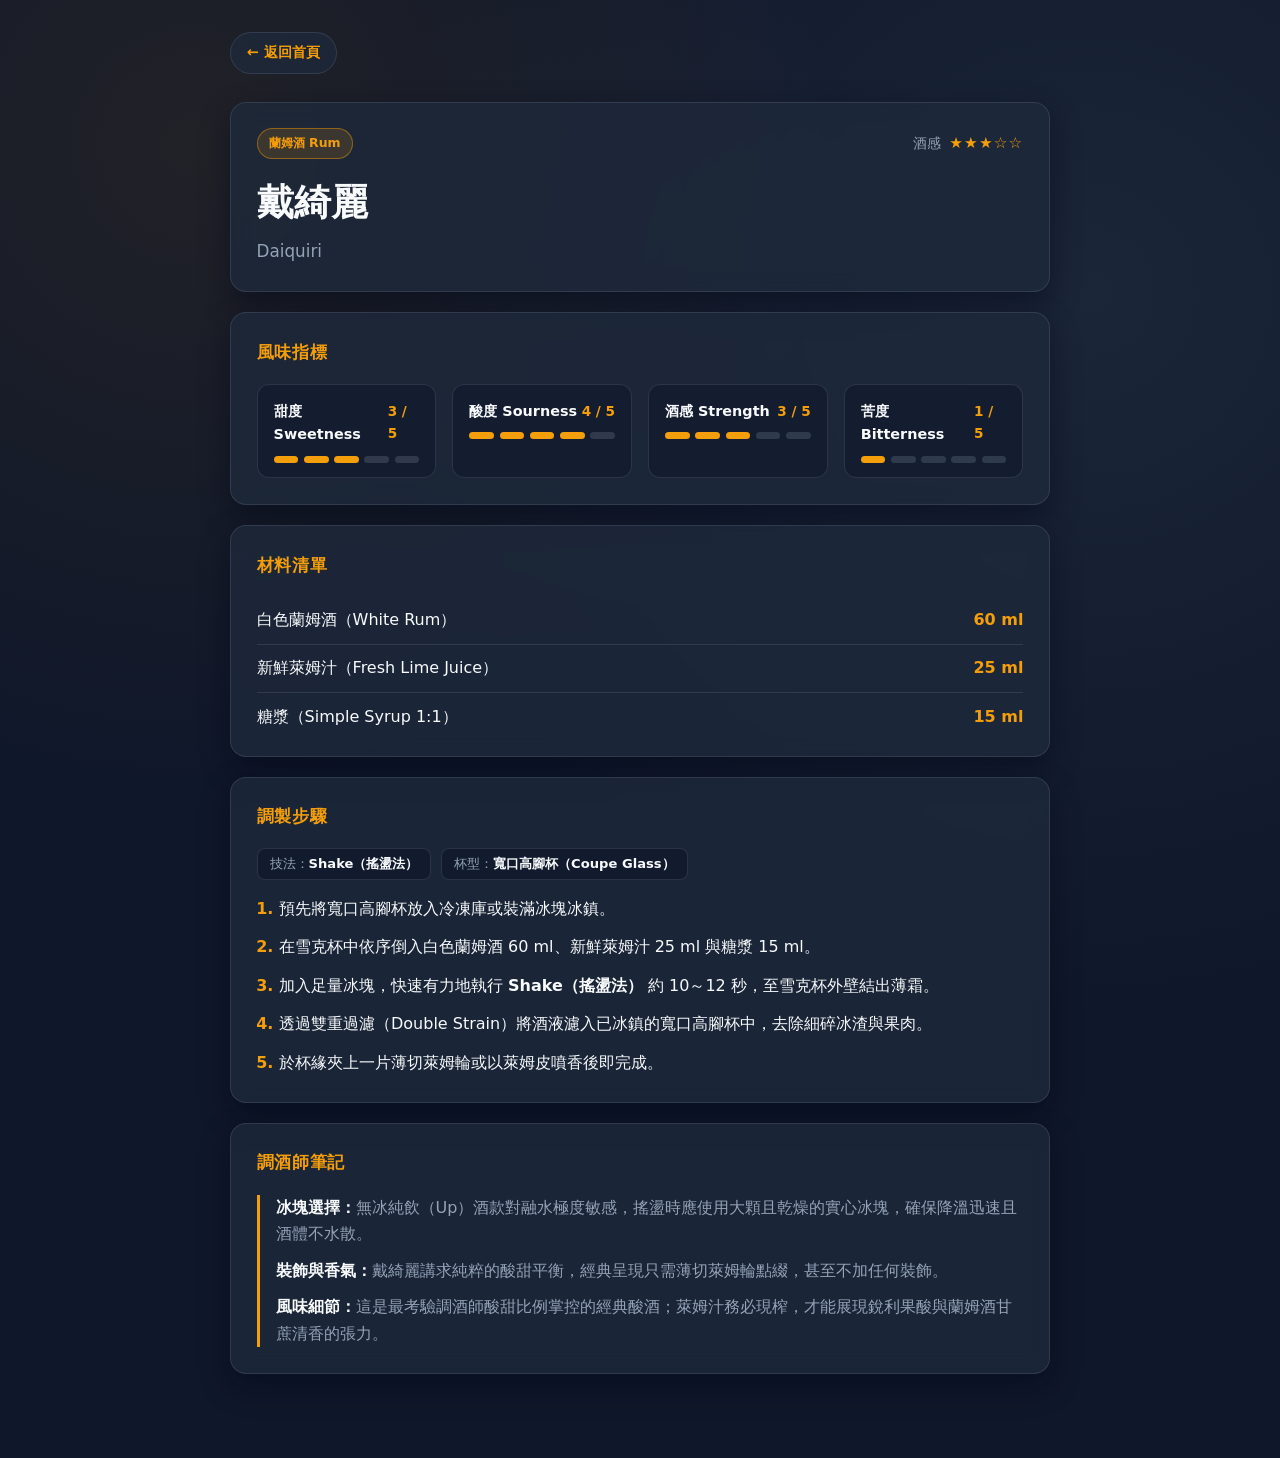
<file: recipes/daiquiri.html>
<!DOCTYPE html>
<html lang="zh-Hant">
  <head>
    <meta charset="UTF-8" />
    <meta name="viewport" content="width=device-width, initial-scale=1.0" />
    <title>戴綺麗 Daiquiri | Mixology Wiki</title>
    <link rel="stylesheet" href="../style.css" />
  </head>
  <body>
    <main class="recipe-page">
      <nav class="top-nav" aria-label="頁面導航">
        <a class="back-link" href="../index.html">← 返回首頁</a>
      </nav>

      <!-- 區塊 1：酒款名稱（中英文）與基酒標籤、酒感星等 -->
      <section class="recipe-section" aria-labelledby="recipe-title">
        <div class="recipe-meta-row">
          <span class="spirit-badge">蘭姆酒 Rum</span>
          <span class="abv-rating" aria-label="酒感 3 / 5 顆星">
            <span>酒感</span>
            <span class="star-rating">★★★☆☆</span>
          </span>
        </div>
        <h1 id="recipe-title" class="recipe-title-zh">戴綺麗</h1>
        <p class="recipe-title-en">Daiquiri</p>
      </section>

      <!-- 區塊 2：風味指標（甜度、酸度、酒感、苦度，1~5 分） -->
      <section class="recipe-section" aria-labelledby="flavor-heading">
        <h2 id="flavor-heading" class="section-heading">風味指標</h2>
        <div class="flavor-grid">
          <div class="flavor-item">
            <div class="flavor-label-row">
              <span class="flavor-name">甜度 Sweetness</span>
              <span class="flavor-score">3 / 5</span>
            </div>
            <div class="flavor-meter" aria-label="甜度 3 分（滿分 5 分）">
              <span class="flavor-pip filled"></span>
              <span class="flavor-pip filled"></span>
              <span class="flavor-pip filled"></span>
              <span class="flavor-pip"></span>
              <span class="flavor-pip"></span>
            </div>
          </div>

          <div class="flavor-item">
            <div class="flavor-label-row">
              <span class="flavor-name">酸度 Sourness</span>
              <span class="flavor-score">4 / 5</span>
            </div>
            <div class="flavor-meter" aria-label="酸度 4 分（滿分 5 分）">
              <span class="flavor-pip filled"></span>
              <span class="flavor-pip filled"></span>
              <span class="flavor-pip filled"></span>
              <span class="flavor-pip filled"></span>
              <span class="flavor-pip"></span>
            </div>
          </div>

          <div class="flavor-item">
            <div class="flavor-label-row">
              <span class="flavor-name">酒感 Strength</span>
              <span class="flavor-score">3 / 5</span>
            </div>
            <div class="flavor-meter" aria-label="酒感 3 分（滿分 5 分）">
              <span class="flavor-pip filled"></span>
              <span class="flavor-pip filled"></span>
              <span class="flavor-pip filled"></span>
              <span class="flavor-pip"></span>
              <span class="flavor-pip"></span>
            </div>
          </div>

          <div class="flavor-item">
            <div class="flavor-label-row">
              <span class="flavor-name">苦度 Bitterness</span>
              <span class="flavor-score">1 / 5</span>
            </div>
            <div class="flavor-meter" aria-label="苦度 1 分（滿分 5 分）">
              <span class="flavor-pip filled"></span>
              <span class="flavor-pip"></span>
              <span class="flavor-pip"></span>
              <span class="flavor-pip"></span>
              <span class="flavor-pip"></span>
            </div>
          </div>
        </div>
      </section>

      <!-- 區塊 3：材料清單（統一使用 ml 或 dash 為單位） -->
      <section class="recipe-section" aria-labelledby="ingredients-heading">
        <h2 id="ingredients-heading" class="section-heading">材料清單</h2>
        <ul class="ingredients-list">
          <li class="ingredient-item">
            <span class="ingredient-name">白色蘭姆酒（White Rum）</span>
            <span class="ingredient-amount">60 ml</span>
          </li>
          <li class="ingredient-item">
            <span class="ingredient-name">新鮮萊姆汁（Fresh Lime Juice）</span>
            <span class="ingredient-amount">25 ml</span>
          </li>
          <li class="ingredient-item">
            <span class="ingredient-name">糖漿（Simple Syrup 1:1）</span>
            <span class="ingredient-amount">15 ml</span>
          </li>
        </ul>
      </section>

      <!-- 區塊 4：調製步驟（有序清單，標明技法如 Shake/Stir 與杯型） -->
      <section class="recipe-section" aria-labelledby="steps-heading">
        <h2 id="steps-heading" class="section-heading">調製步驟</h2>
        <div class="technique-bar">
          <span class="technique-tag">技法：<strong>Shake（搖盪法）</strong></span>
          <span class="technique-tag">杯型：<strong>寬口高腳杯（Coupe Glass）</strong></span>
        </div>
        <ol class="steps-list">
          <li>預先將寬口高腳杯放入冷凍庫或裝滿冰塊冰鎮。</li>
          <li>在雪克杯中依序倒入白色蘭姆酒 60 ml、新鮮萊姆汁 25 ml 與糖漿 15 ml。</li>
          <li>加入足量冰塊，快速有力地執行 <strong>Shake（搖盪法）</strong> 約 10～12 秒，至雪克杯外壁結出薄霜。</li>
          <li>透過雙重過濾（Double Strain）將酒液濾入已冰鎮的寬口高腳杯中，去除細碎冰渣與果肉。</li>
          <li>於杯緣夾上一片薄切萊姆輪或以萊姆皮噴香後即完成。</li>
        </ol>
      </section>

      <!-- 區塊 5：調酒師筆記（冰塊選擇、裝飾物或風味細節） -->
      <section class="recipe-section" aria-labelledby="notes-heading">
        <h2 id="notes-heading" class="section-heading">調酒師筆記</h2>
        <div class="bartender-notes">
          <p><strong>冰塊選擇：</strong>無冰純飲（Up）酒款對融水極度敏感，搖盪時應使用大顆且乾燥的實心冰塊，確保降溫迅速且酒體不水散。</p>
          <p><strong>裝飾與香氣：</strong>戴綺麗講求純粹的酸甜平衡，經典呈現只需薄切萊姆輪點綴，甚至不加任何裝飾。</p>
          <p><strong>風味細節：</strong>這是最考驗調酒師酸甜比例掌控的經典酸酒；萊姆汁務必現榨，才能展現銳利果酸與蘭姆酒甘蔗清香的張力。</p>
        </div>
      </section>
    </main>
  </body>
</html>
</file>
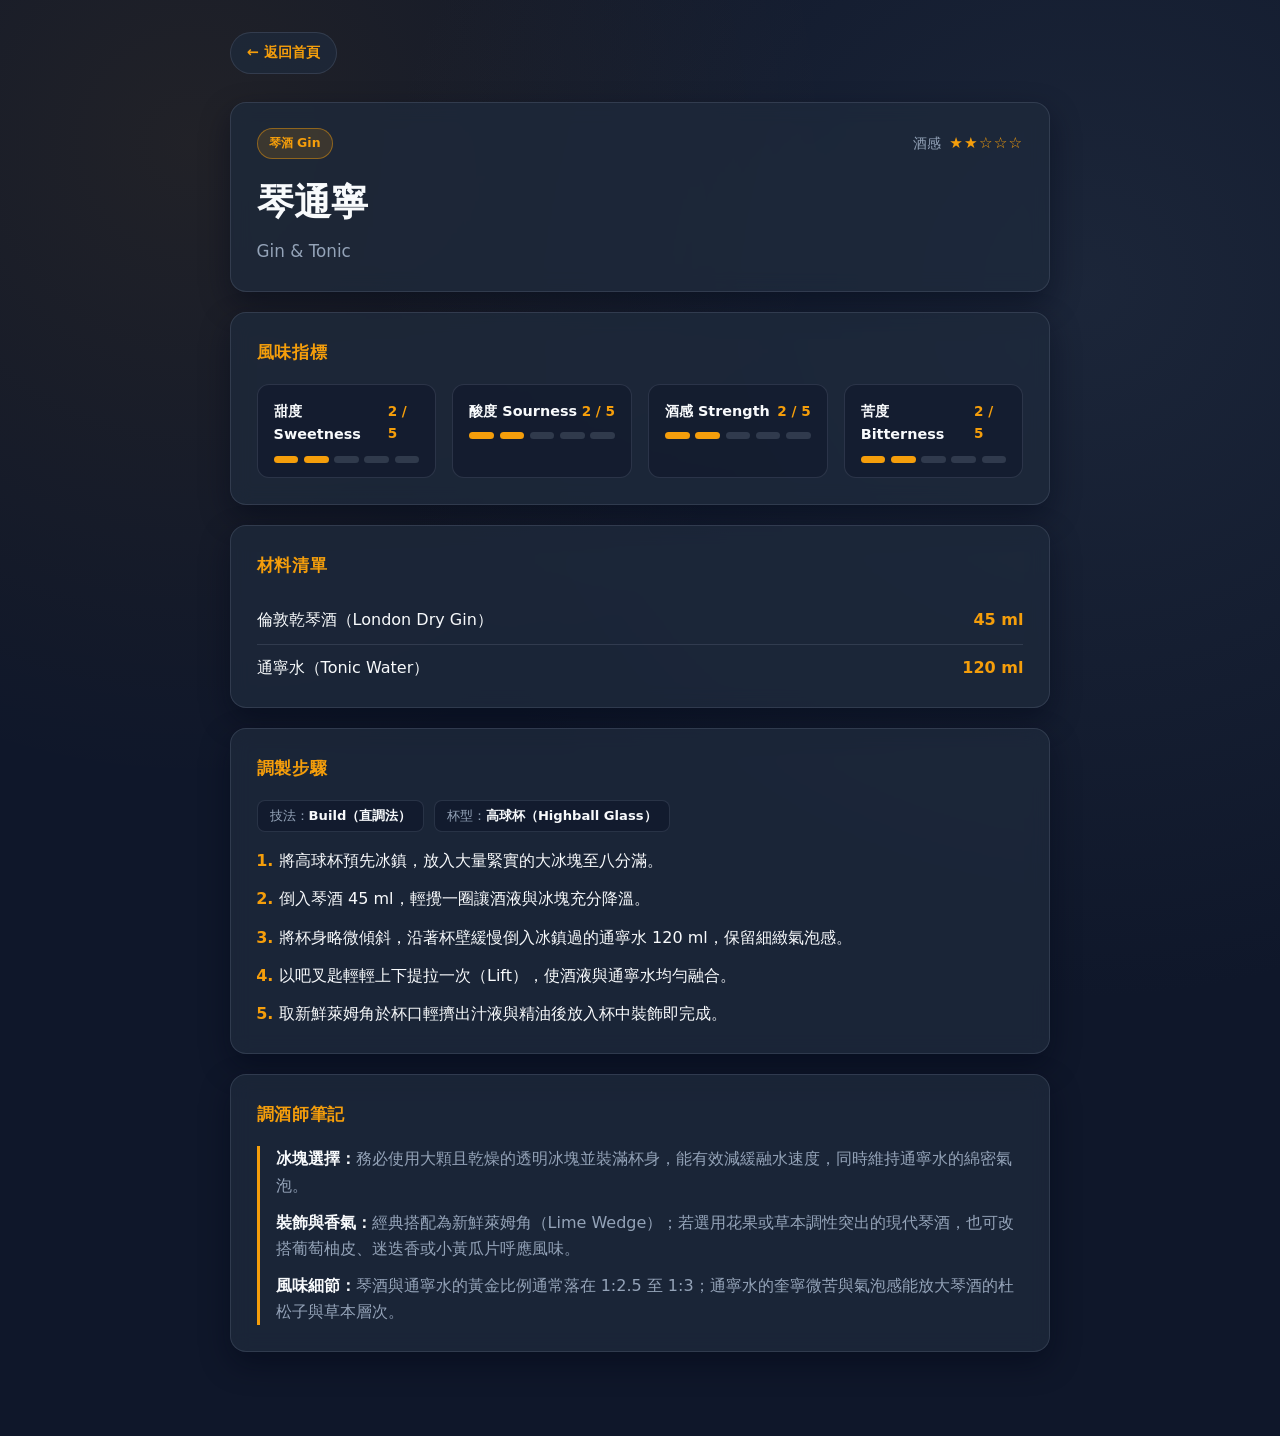
<file: recipes/gin-tonic.html>
<!DOCTYPE html>
<html lang="zh-Hant">
  <head>
    <meta charset="UTF-8" />
    <meta name="viewport" content="width=device-width, initial-scale=1.0" />
    <title>琴通寧 Gin &amp; Tonic | Mixology Wiki</title>
    <link rel="stylesheet" href="../style.css" />
  </head>
  <body>
    <main class="recipe-page">
      <nav class="top-nav" aria-label="頁面導航">
        <a class="back-link" href="../index.html">← 返回首頁</a>
      </nav>

      <!-- 區塊 1：酒款名稱（中英文）與基酒標籤、酒感星等 -->
      <section class="recipe-section" aria-labelledby="recipe-title">
        <div class="recipe-meta-row">
          <span class="spirit-badge">琴酒 Gin</span>
          <span class="abv-rating" aria-label="酒感 2 / 5 顆星">
            <span>酒感</span>
            <span class="star-rating">★★☆☆☆</span>
          </span>
        </div>
        <h1 id="recipe-title" class="recipe-title-zh">琴通寧</h1>
        <p class="recipe-title-en">Gin &amp; Tonic</p>
      </section>

      <!-- 區塊 2：風味指標（甜度、酸度、酒感、苦度，1~5 分） -->
      <section class="recipe-section" aria-labelledby="flavor-heading">
        <h2 id="flavor-heading" class="section-heading">風味指標</h2>
        <div class="flavor-grid">
          <div class="flavor-item">
            <div class="flavor-label-row">
              <span class="flavor-name">甜度 Sweetness</span>
              <span class="flavor-score">2 / 5</span>
            </div>
            <div class="flavor-meter" aria-label="甜度 2 分（滿分 5 分）">
              <span class="flavor-pip filled"></span>
              <span class="flavor-pip filled"></span>
              <span class="flavor-pip"></span>
              <span class="flavor-pip"></span>
              <span class="flavor-pip"></span>
            </div>
          </div>

          <div class="flavor-item">
            <div class="flavor-label-row">
              <span class="flavor-name">酸度 Sourness</span>
              <span class="flavor-score">2 / 5</span>
            </div>
            <div class="flavor-meter" aria-label="酸度 2 分（滿分 5 分）">
              <span class="flavor-pip filled"></span>
              <span class="flavor-pip filled"></span>
              <span class="flavor-pip"></span>
              <span class="flavor-pip"></span>
              <span class="flavor-pip"></span>
            </div>
          </div>

          <div class="flavor-item">
            <div class="flavor-label-row">
              <span class="flavor-name">酒感 Strength</span>
              <span class="flavor-score">2 / 5</span>
            </div>
            <div class="flavor-meter" aria-label="酒感 2 分（滿分 5 分）">
              <span class="flavor-pip filled"></span>
              <span class="flavor-pip filled"></span>
              <span class="flavor-pip"></span>
              <span class="flavor-pip"></span>
              <span class="flavor-pip"></span>
            </div>
          </div>

          <div class="flavor-item">
            <div class="flavor-label-row">
              <span class="flavor-name">苦度 Bitterness</span>
              <span class="flavor-score">2 / 5</span>
            </div>
            <div class="flavor-meter" aria-label="苦度 2 分（滿分 5 分）">
              <span class="flavor-pip filled"></span>
              <span class="flavor-pip filled"></span>
              <span class="flavor-pip"></span>
              <span class="flavor-pip"></span>
              <span class="flavor-pip"></span>
            </div>
          </div>
        </div>
      </section>

      <!-- 區塊 3：材料清單（統一使用 ml 或 dash 為單位） -->
      <section class="recipe-section" aria-labelledby="ingredients-heading">
        <h2 id="ingredients-heading" class="section-heading">材料清單</h2>
        <ul class="ingredients-list">
          <li class="ingredient-item">
            <span class="ingredient-name">倫敦乾琴酒（London Dry Gin）</span>
            <span class="ingredient-amount">45 ml</span>
          </li>
          <li class="ingredient-item">
            <span class="ingredient-name">通寧水（Tonic Water）</span>
            <span class="ingredient-amount">120 ml</span>
          </li>
        </ul>
      </section>

      <!-- 區塊 4：調製步驟（有序清單，標明技法如 Shake/Stir 與杯型） -->
      <section class="recipe-section" aria-labelledby="steps-heading">
        <h2 id="steps-heading" class="section-heading">調製步驟</h2>
        <div class="technique-bar">
          <span class="technique-tag">技法：<strong>Build（直調法）</strong></span>
          <span class="technique-tag">杯型：<strong>高球杯（Highball Glass）</strong></span>
        </div>
        <ol class="steps-list">
          <li>將高球杯預先冰鎮，放入大量緊實的大冰塊至八分滿。</li>
          <li>倒入琴酒 45 ml，輕攪一圈讓酒液與冰塊充分降溫。</li>
          <li>將杯身略微傾斜，沿著杯壁緩慢倒入冰鎮過的通寧水 120 ml，保留細緻氣泡感。</li>
          <li>以吧叉匙輕輕上下提拉一次（Lift），使酒液與通寧水均勻融合。</li>
          <li>取新鮮萊姆角於杯口輕擠出汁液與精油後放入杯中裝飾即完成。</li>
        </ol>
      </section>

      <!-- 區塊 5：調酒師筆記（冰塊選擇、裝飾物或風味細節） -->
      <section class="recipe-section" aria-labelledby="notes-heading">
        <h2 id="notes-heading" class="section-heading">調酒師筆記</h2>
        <div class="bartender-notes">
          <p><strong>冰塊選擇：</strong>務必使用大顆且乾燥的透明冰塊並裝滿杯身，能有效減緩融水速度，同時維持通寧水的綿密氣泡。</p>
          <p><strong>裝飾與香氣：</strong>經典搭配為新鮮萊姆角（Lime Wedge）；若選用花果或草本調性突出的現代琴酒，也可改搭葡萄柚皮、迷迭香或小黃瓜片呼應風味。</p>
          <p><strong>風味細節：</strong>琴酒與通寧水的黃金比例通常落在 1:2.5 至 1:3；通寧水的奎寧微苦與氣泡感能放大琴酒的杜松子與草本層次。</p>
        </div>
      </section>
    </main>
  </body>
</html>
</file>
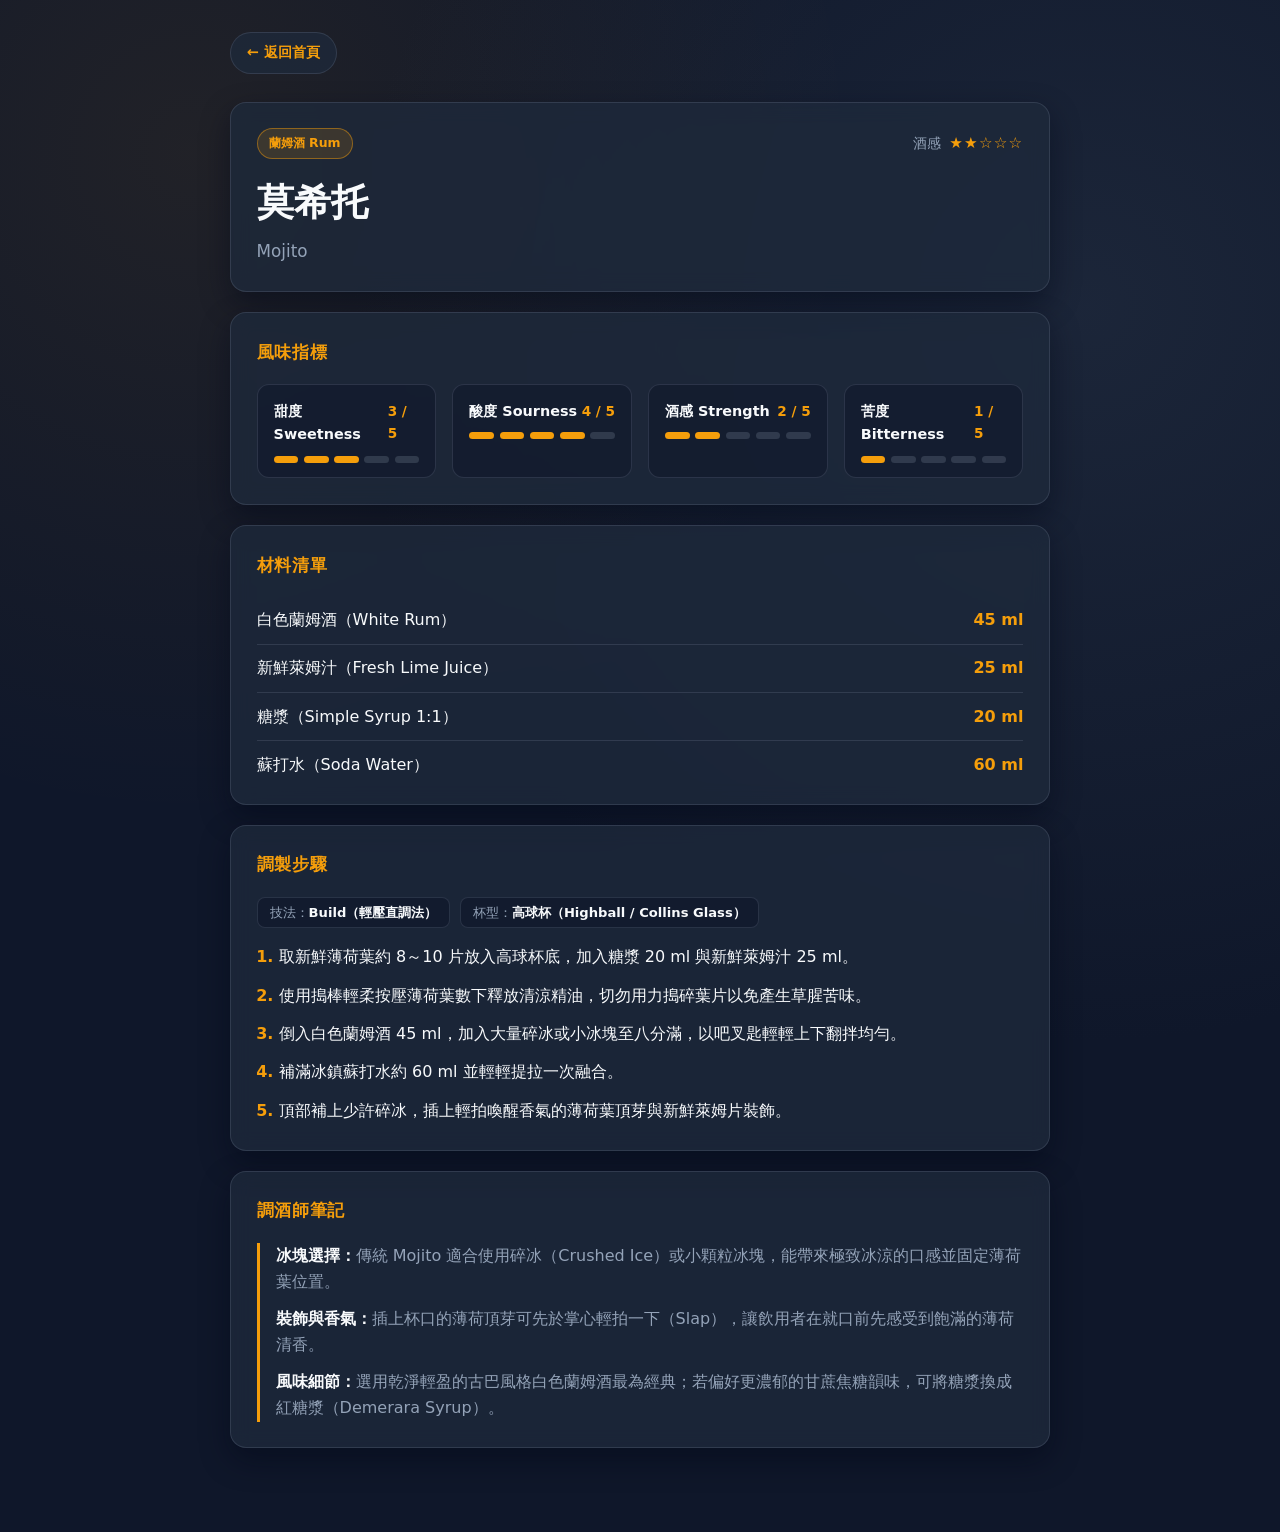
<file: recipes/mojito.html>
<!DOCTYPE html>
<html lang="zh-Hant">
  <head>
    <meta charset="UTF-8" />
    <meta name="viewport" content="width=device-width, initial-scale=1.0" />
    <title>莫希托 Mojito | Mixology Wiki</title>
    <link rel="stylesheet" href="../style.css" />
  </head>
  <body>
    <main class="recipe-page">
      <nav class="top-nav" aria-label="頁面導航">
        <a class="back-link" href="../index.html">← 返回首頁</a>
      </nav>

      <!-- 區塊 1：酒款名稱（中英文）與基酒標籤、酒感星等 -->
      <section class="recipe-section" aria-labelledby="recipe-title">
        <div class="recipe-meta-row">
          <span class="spirit-badge">蘭姆酒 Rum</span>
          <span class="abv-rating" aria-label="酒感 2 / 5 顆星">
            <span>酒感</span>
            <span class="star-rating">★★☆☆☆</span>
          </span>
        </div>
        <h1 id="recipe-title" class="recipe-title-zh">莫希托</h1>
        <p class="recipe-title-en">Mojito</p>
      </section>

      <!-- 區塊 2：風味指標（甜度、酸度、酒感、苦度，1~5 分） -->
      <section class="recipe-section" aria-labelledby="flavor-heading">
        <h2 id="flavor-heading" class="section-heading">風味指標</h2>
        <div class="flavor-grid">
          <div class="flavor-item">
            <div class="flavor-label-row">
              <span class="flavor-name">甜度 Sweetness</span>
              <span class="flavor-score">3 / 5</span>
            </div>
            <div class="flavor-meter" aria-label="甜度 3 分（滿分 5 分）">
              <span class="flavor-pip filled"></span>
              <span class="flavor-pip filled"></span>
              <span class="flavor-pip filled"></span>
              <span class="flavor-pip"></span>
              <span class="flavor-pip"></span>
            </div>
          </div>

          <div class="flavor-item">
            <div class="flavor-label-row">
              <span class="flavor-name">酸度 Sourness</span>
              <span class="flavor-score">4 / 5</span>
            </div>
            <div class="flavor-meter" aria-label="酸度 4 分（滿分 5 分）">
              <span class="flavor-pip filled"></span>
              <span class="flavor-pip filled"></span>
              <span class="flavor-pip filled"></span>
              <span class="flavor-pip filled"></span>
              <span class="flavor-pip"></span>
            </div>
          </div>

          <div class="flavor-item">
            <div class="flavor-label-row">
              <span class="flavor-name">酒感 Strength</span>
              <span class="flavor-score">2 / 5</span>
            </div>
            <div class="flavor-meter" aria-label="酒感 2 分（滿分 5 分）">
              <span class="flavor-pip filled"></span>
              <span class="flavor-pip filled"></span>
              <span class="flavor-pip"></span>
              <span class="flavor-pip"></span>
              <span class="flavor-pip"></span>
            </div>
          </div>

          <div class="flavor-item">
            <div class="flavor-label-row">
              <span class="flavor-name">苦度 Bitterness</span>
              <span class="flavor-score">1 / 5</span>
            </div>
            <div class="flavor-meter" aria-label="苦度 1 分（滿分 5 分）">
              <span class="flavor-pip filled"></span>
              <span class="flavor-pip"></span>
              <span class="flavor-pip"></span>
              <span class="flavor-pip"></span>
              <span class="flavor-pip"></span>
            </div>
          </div>
        </div>
      </section>

      <!-- 區塊 3：材料清單（統一使用 ml 或 dash 為單位） -->
      <section class="recipe-section" aria-labelledby="ingredients-heading">
        <h2 id="ingredients-heading" class="section-heading">材料清單</h2>
        <ul class="ingredients-list">
          <li class="ingredient-item">
            <span class="ingredient-name">白色蘭姆酒（White Rum）</span>
            <span class="ingredient-amount">45 ml</span>
          </li>
          <li class="ingredient-item">
            <span class="ingredient-name">新鮮萊姆汁（Fresh Lime Juice）</span>
            <span class="ingredient-amount">25 ml</span>
          </li>
          <li class="ingredient-item">
            <span class="ingredient-name">糖漿（Simple Syrup 1:1）</span>
            <span class="ingredient-amount">20 ml</span>
          </li>
          <li class="ingredient-item">
            <span class="ingredient-name">蘇打水（Soda Water）</span>
            <span class="ingredient-amount">60 ml</span>
          </li>
        </ul>
      </section>

      <!-- 區塊 4：調製步驟（有序清單，標明技法如 Shake/Stir 與杯型） -->
      <section class="recipe-section" aria-labelledby="steps-heading">
        <h2 id="steps-heading" class="section-heading">調製步驟</h2>
        <div class="technique-bar">
          <span class="technique-tag">技法：<strong>Build（輕壓直調法）</strong></span>
          <span class="technique-tag">杯型：<strong>高球杯（Highball / Collins Glass）</strong></span>
        </div>
        <ol class="steps-list">
          <li>取新鮮薄荷葉約 8～10 片放入高球杯底，加入糖漿 20 ml 與新鮮萊姆汁 25 ml。</li>
          <li>使用搗棒輕柔按壓薄荷葉數下釋放清涼精油，切勿用力搗碎葉片以免產生草腥苦味。</li>
          <li>倒入白色蘭姆酒 45 ml，加入大量碎冰或小冰塊至八分滿，以吧叉匙輕輕上下翻拌均勻。</li>
          <li>補滿冰鎮蘇打水約 60 ml 並輕輕提拉一次融合。</li>
          <li>頂部補上少許碎冰，插上輕拍喚醒香氣的薄荷葉頂芽與新鮮萊姆片裝飾。</li>
        </ol>
      </section>

      <!-- 區塊 5：調酒師筆記（冰塊選擇、裝飾物或風味細節） -->
      <section class="recipe-section" aria-labelledby="notes-heading">
        <h2 id="notes-heading" class="section-heading">調酒師筆記</h2>
        <div class="bartender-notes">
          <p><strong>冰塊選擇：</strong>傳統 Mojito 適合使用碎冰（Crushed Ice）或小顆粒冰塊，能帶來極致冰涼的口感並固定薄荷葉位置。</p>
          <p><strong>裝飾與香氣：</strong>插上杯口的薄荷頂芽可先於掌心輕拍一下（Slap），讓飲用者在就口前先感受到飽滿的薄荷清香。</p>
          <p><strong>風味細節：</strong>選用乾淨輕盈的古巴風格白色蘭姆酒最為經典；若偏好更濃郁的甘蔗焦糖韻味，可將糖漿換成紅糖漿（Demerara Syrup）。</p>
        </div>
      </section>
    </main>
  </body>
</html>
</file>
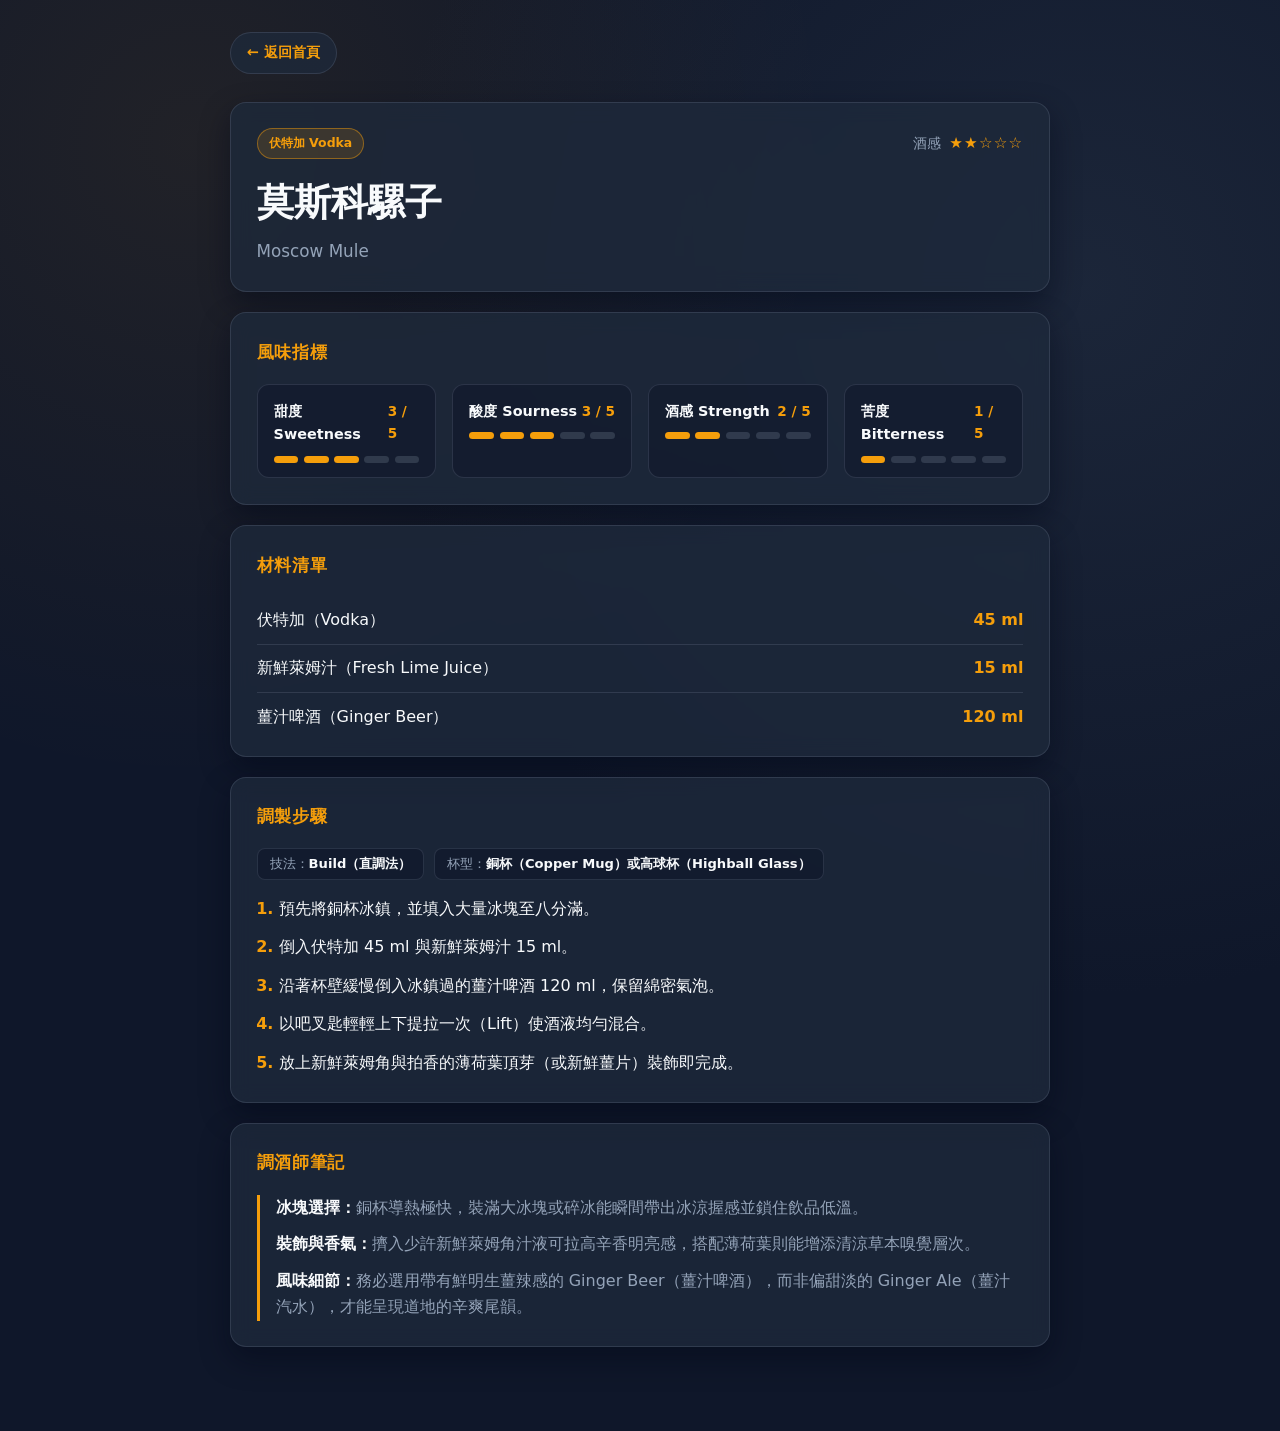
<file: recipes/moscow-mule.html>
<!DOCTYPE html>
<html lang="zh-Hant">
  <head>
    <meta charset="UTF-8" />
    <meta name="viewport" content="width=device-width, initial-scale=1.0" />
    <title>莫斯科騾子 Moscow Mule | Mixology Wiki</title>
    <link rel="stylesheet" href="../style.css" />
  </head>
  <body>
    <main class="recipe-page">
      <nav class="top-nav" aria-label="頁面導航">
        <a class="back-link" href="../index.html">← 返回首頁</a>
      </nav>

      <!-- 區塊 1：酒款名稱（中英文）與基酒標籤、酒感星等 -->
      <section class="recipe-section" aria-labelledby="recipe-title">
        <div class="recipe-meta-row">
          <span class="spirit-badge">伏特加 Vodka</span>
          <span class="abv-rating" aria-label="酒感 2 / 5 顆星">
            <span>酒感</span>
            <span class="star-rating">★★☆☆☆</span>
          </span>
        </div>
        <h1 id="recipe-title" class="recipe-title-zh">莫斯科騾子</h1>
        <p class="recipe-title-en">Moscow Mule</p>
      </section>

      <!-- 區塊 2：風味指標（甜度、酸度、酒感、苦度，1~5 分） -->
      <section class="recipe-section" aria-labelledby="flavor-heading">
        <h2 id="flavor-heading" class="section-heading">風味指標</h2>
        <div class="flavor-grid">
          <div class="flavor-item">
            <div class="flavor-label-row">
              <span class="flavor-name">甜度 Sweetness</span>
              <span class="flavor-score">3 / 5</span>
            </div>
            <div class="flavor-meter" aria-label="甜度 3 分（滿分 5 分）">
              <span class="flavor-pip filled"></span>
              <span class="flavor-pip filled"></span>
              <span class="flavor-pip filled"></span>
              <span class="flavor-pip"></span>
              <span class="flavor-pip"></span>
            </div>
          </div>

          <div class="flavor-item">
            <div class="flavor-label-row">
              <span class="flavor-name">酸度 Sourness</span>
              <span class="flavor-score">3 / 5</span>
            </div>
            <div class="flavor-meter" aria-label="酸度 3 分（滿分 5 分）">
              <span class="flavor-pip filled"></span>
              <span class="flavor-pip filled"></span>
              <span class="flavor-pip filled"></span>
              <span class="flavor-pip"></span>
              <span class="flavor-pip"></span>
            </div>
          </div>

          <div class="flavor-item">
            <div class="flavor-label-row">
              <span class="flavor-name">酒感 Strength</span>
              <span class="flavor-score">2 / 5</span>
            </div>
            <div class="flavor-meter" aria-label="酒感 2 分（滿分 5 分）">
              <span class="flavor-pip filled"></span>
              <span class="flavor-pip filled"></span>
              <span class="flavor-pip"></span>
              <span class="flavor-pip"></span>
              <span class="flavor-pip"></span>
            </div>
          </div>

          <div class="flavor-item">
            <div class="flavor-label-row">
              <span class="flavor-name">苦度 Bitterness</span>
              <span class="flavor-score">1 / 5</span>
            </div>
            <div class="flavor-meter" aria-label="苦度 1 分（滿分 5 分）">
              <span class="flavor-pip filled"></span>
              <span class="flavor-pip"></span>
              <span class="flavor-pip"></span>
              <span class="flavor-pip"></span>
              <span class="flavor-pip"></span>
            </div>
          </div>
        </div>
      </section>

      <!-- 區塊 3：材料清單（統一使用 ml 或 dash 為單位） -->
      <section class="recipe-section" aria-labelledby="ingredients-heading">
        <h2 id="ingredients-heading" class="section-heading">材料清單</h2>
        <ul class="ingredients-list">
          <li class="ingredient-item">
            <span class="ingredient-name">伏特加（Vodka）</span>
            <span class="ingredient-amount">45 ml</span>
          </li>
          <li class="ingredient-item">
            <span class="ingredient-name">新鮮萊姆汁（Fresh Lime Juice）</span>
            <span class="ingredient-amount">15 ml</span>
          </li>
          <li class="ingredient-item">
            <span class="ingredient-name">薑汁啤酒（Ginger Beer）</span>
            <span class="ingredient-amount">120 ml</span>
          </li>
        </ul>
      </section>

      <!-- 區塊 4：調製步驟（有序清單，標明技法如 Shake/Stir 與杯型） -->
      <section class="recipe-section" aria-labelledby="steps-heading">
        <h2 id="steps-heading" class="section-heading">調製步驟</h2>
        <div class="technique-bar">
          <span class="technique-tag">技法：<strong>Build（直調法）</strong></span>
          <span class="technique-tag">杯型：<strong>銅杯（Copper Mug）或高球杯（Highball Glass）</strong></span>
        </div>
        <ol class="steps-list">
          <li>預先將銅杯冰鎮，並填入大量冰塊至八分滿。</li>
          <li>倒入伏特加 45 ml 與新鮮萊姆汁 15 ml。</li>
          <li>沿著杯壁緩慢倒入冰鎮過的薑汁啤酒 120 ml，保留綿密氣泡。</li>
          <li>以吧叉匙輕輕上下提拉一次（Lift）使酒液均勻混合。</li>
          <li>放上新鮮萊姆角與拍香的薄荷葉頂芽（或新鮮薑片）裝飾即完成。</li>
        </ol>
      </section>

      <!-- 區塊 5：調酒師筆記（冰塊選擇、裝飾物或風味細節） -->
      <section class="recipe-section" aria-labelledby="notes-heading">
        <h2 id="notes-heading" class="section-heading">調酒師筆記</h2>
        <div class="bartender-notes">
          <p><strong>冰塊選擇：</strong>銅杯導熱極快，裝滿大冰塊或碎冰能瞬間帶出冰涼握感並鎖住飲品低溫。</p>
          <p><strong>裝飾與香氣：</strong>擠入少許新鮮萊姆角汁液可拉高辛香明亮感，搭配薄荷葉則能增添清涼草本嗅覺層次。</p>
          <p><strong>風味細節：</strong>務必選用帶有鮮明生薑辣感的 Ginger Beer（薑汁啤酒），而非偏甜淡的 Ginger Ale（薑汁汽水），才能呈現道地的辛爽尾韻。</p>
        </div>
      </section>
    </main>
  </body>
</html>
</file>
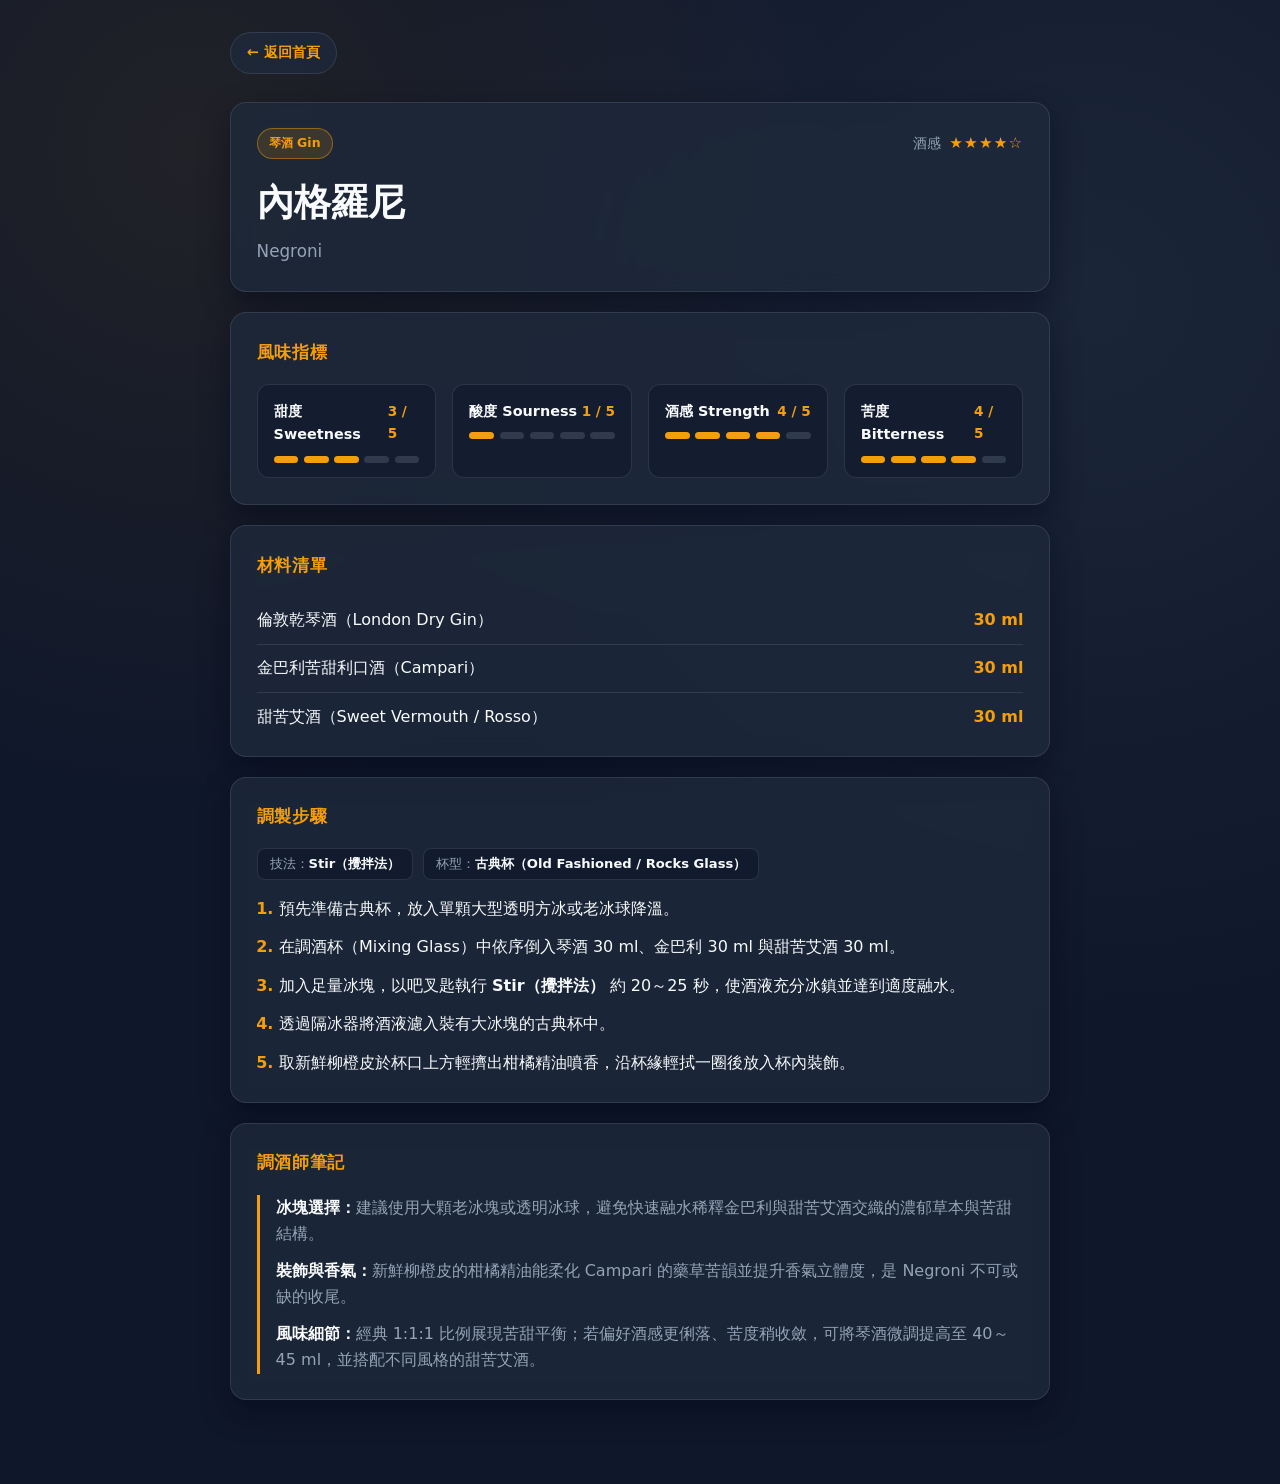
<file: recipes/negroni.html>
<!DOCTYPE html>
<html lang="zh-Hant">
  <head>
    <meta charset="UTF-8" />
    <meta name="viewport" content="width=device-width, initial-scale=1.0" />
    <title>內格羅尼 Negroni | Mixology Wiki</title>
    <link rel="stylesheet" href="../style.css" />
  </head>
  <body>
    <main class="recipe-page">
      <nav class="top-nav" aria-label="頁面導航">
        <a class="back-link" href="../index.html">← 返回首頁</a>
      </nav>

      <!-- 區塊 1：酒款名稱（中英文）與基酒標籤、酒感星等 -->
      <section class="recipe-section" aria-labelledby="recipe-title">
        <div class="recipe-meta-row">
          <span class="spirit-badge">琴酒 Gin</span>
          <span class="abv-rating" aria-label="酒感 4 / 5 顆星">
            <span>酒感</span>
            <span class="star-rating">★★★★☆</span>
          </span>
        </div>
        <h1 id="recipe-title" class="recipe-title-zh">內格羅尼</h1>
        <p class="recipe-title-en">Negroni</p>
      </section>

      <!-- 區塊 2：風味指標（甜度、酸度、酒感、苦度，1~5 分） -->
      <section class="recipe-section" aria-labelledby="flavor-heading">
        <h2 id="flavor-heading" class="section-heading">風味指標</h2>
        <div class="flavor-grid">
          <div class="flavor-item">
            <div class="flavor-label-row">
              <span class="flavor-name">甜度 Sweetness</span>
              <span class="flavor-score">3 / 5</span>
            </div>
            <div class="flavor-meter" aria-label="甜度 3 分（滿分 5 分）">
              <span class="flavor-pip filled"></span>
              <span class="flavor-pip filled"></span>
              <span class="flavor-pip filled"></span>
              <span class="flavor-pip"></span>
              <span class="flavor-pip"></span>
            </div>
          </div>

          <div class="flavor-item">
            <div class="flavor-label-row">
              <span class="flavor-name">酸度 Sourness</span>
              <span class="flavor-score">1 / 5</span>
            </div>
            <div class="flavor-meter" aria-label="酸度 1 分（滿分 5 分）">
              <span class="flavor-pip filled"></span>
              <span class="flavor-pip"></span>
              <span class="flavor-pip"></span>
              <span class="flavor-pip"></span>
              <span class="flavor-pip"></span>
            </div>
          </div>

          <div class="flavor-item">
            <div class="flavor-label-row">
              <span class="flavor-name">酒感 Strength</span>
              <span class="flavor-score">4 / 5</span>
            </div>
            <div class="flavor-meter" aria-label="酒感 4 分（滿分 5 分）">
              <span class="flavor-pip filled"></span>
              <span class="flavor-pip filled"></span>
              <span class="flavor-pip filled"></span>
              <span class="flavor-pip filled"></span>
              <span class="flavor-pip"></span>
            </div>
          </div>

          <div class="flavor-item">
            <div class="flavor-label-row">
              <span class="flavor-name">苦度 Bitterness</span>
              <span class="flavor-score">4 / 5</span>
            </div>
            <div class="flavor-meter" aria-label="苦度 4 分（滿分 5 分）">
              <span class="flavor-pip filled"></span>
              <span class="flavor-pip filled"></span>
              <span class="flavor-pip filled"></span>
              <span class="flavor-pip filled"></span>
              <span class="flavor-pip"></span>
            </div>
          </div>
        </div>
      </section>

      <!-- 區塊 3：材料清單（統一使用 ml 或 dash 為單位） -->
      <section class="recipe-section" aria-labelledby="ingredients-heading">
        <h2 id="ingredients-heading" class="section-heading">材料清單</h2>
        <ul class="ingredients-list">
          <li class="ingredient-item">
            <span class="ingredient-name">倫敦乾琴酒（London Dry Gin）</span>
            <span class="ingredient-amount">30 ml</span>
          </li>
          <li class="ingredient-item">
            <span class="ingredient-name">金巴利苦甜利口酒（Campari）</span>
            <span class="ingredient-amount">30 ml</span>
          </li>
          <li class="ingredient-item">
            <span class="ingredient-name">甜苦艾酒（Sweet Vermouth / Rosso）</span>
            <span class="ingredient-amount">30 ml</span>
          </li>
        </ul>
      </section>

      <!-- 區塊 4：調製步驟（有序清單，標明技法如 Shake/Stir 與杯型） -->
      <section class="recipe-section" aria-labelledby="steps-heading">
        <h2 id="steps-heading" class="section-heading">調製步驟</h2>
        <div class="technique-bar">
          <span class="technique-tag">技法：<strong>Stir（攪拌法）</strong></span>
          <span class="technique-tag">杯型：<strong>古典杯（Old Fashioned / Rocks Glass）</strong></span>
        </div>
        <ol class="steps-list">
          <li>預先準備古典杯，放入單顆大型透明方冰或老冰球降溫。</li>
          <li>在調酒杯（Mixing Glass）中依序倒入琴酒 30 ml、金巴利 30 ml 與甜苦艾酒 30 ml。</li>
          <li>加入足量冰塊，以吧叉匙執行 <strong>Stir（攪拌法）</strong> 約 20～25 秒，使酒液充分冰鎮並達到適度融水。</li>
          <li>透過隔冰器將酒液濾入裝有大冰塊的古典杯中。</li>
          <li>取新鮮柳橙皮於杯口上方輕擠出柑橘精油噴香，沿杯緣輕拭一圈後放入杯內裝飾。</li>
        </ol>
      </section>

      <!-- 區塊 5：調酒師筆記（冰塊選擇、裝飾物或風味細節） -->
      <section class="recipe-section" aria-labelledby="notes-heading">
        <h2 id="notes-heading" class="section-heading">調酒師筆記</h2>
        <div class="bartender-notes">
          <p><strong>冰塊選擇：</strong>建議使用大顆老冰塊或透明冰球，避免快速融水稀釋金巴利與甜苦艾酒交織的濃郁草本與苦甜結構。</p>
          <p><strong>裝飾與香氣：</strong>新鮮柳橙皮的柑橘精油能柔化 Campari 的藥草苦韻並提升香氣立體度，是 Negroni 不可或缺的收尾。</p>
          <p><strong>風味細節：</strong>經典 1:1:1 比例展現苦甜平衡；若偏好酒感更俐落、苦度稍收斂，可將琴酒微調提高至 40～45 ml，並搭配不同風格的甜苦艾酒。</p>
        </div>
      </section>
    </main>
  </body>
</html>
</file>
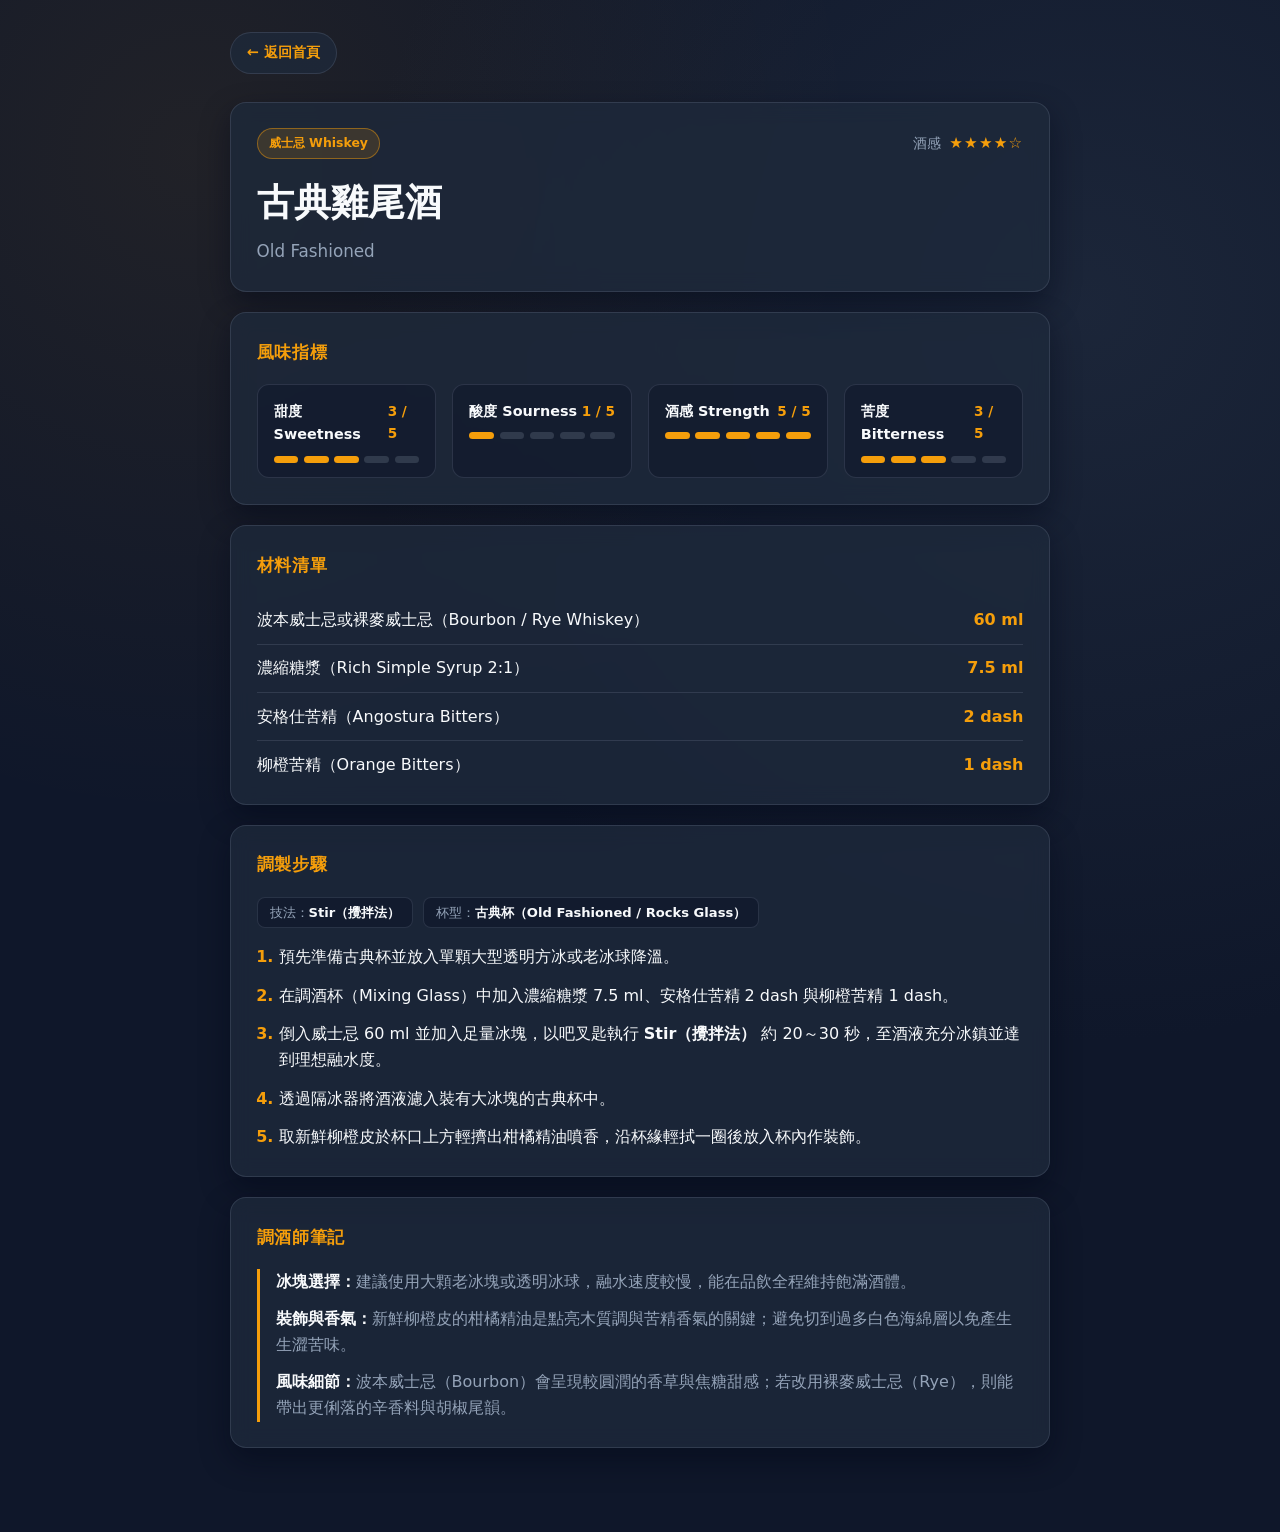
<file: recipes/old-fashioned.html>
<!DOCTYPE html>
<html lang="zh-Hant">
  <head>
    <meta charset="UTF-8" />
    <meta name="viewport" content="width=device-width, initial-scale=1.0" />
    <title>古典雞尾酒 Old Fashioned | Mixology Wiki</title>
    <link rel="stylesheet" href="../style.css" />
  </head>
  <body>
    <main class="recipe-page">
      <nav class="top-nav" aria-label="頁面導航">
        <a class="back-link" href="../index.html">← 返回首頁</a>
      </nav>

      <!-- 區塊 1：酒款名稱（中英文）與基酒標籤、酒感星等 -->
      <section class="recipe-section" aria-labelledby="recipe-title">
        <div class="recipe-meta-row">
          <span class="spirit-badge">威士忌 Whiskey</span>
          <span class="abv-rating" aria-label="酒感 4 / 5 顆星">
            <span>酒感</span>
            <span class="star-rating">★★★★☆</span>
          </span>
        </div>
        <h1 id="recipe-title" class="recipe-title-zh">古典雞尾酒</h1>
        <p class="recipe-title-en">Old Fashioned</p>
      </section>

      <!-- 區塊 2：風味指標（甜度、酸度、酒感、苦度，1~5 分） -->
      <section class="recipe-section" aria-labelledby="flavor-heading">
        <h2 id="flavor-heading" class="section-heading">風味指標</h2>
        <div class="flavor-grid">
          <div class="flavor-item">
            <div class="flavor-label-row">
              <span class="flavor-name">甜度 Sweetness</span>
              <span class="flavor-score">3 / 5</span>
            </div>
            <div class="flavor-meter" aria-label="甜度 3 分（滿分 5 分）">
              <span class="flavor-pip filled"></span>
              <span class="flavor-pip filled"></span>
              <span class="flavor-pip filled"></span>
              <span class="flavor-pip"></span>
              <span class="flavor-pip"></span>
            </div>
          </div>

          <div class="flavor-item">
            <div class="flavor-label-row">
              <span class="flavor-name">酸度 Sourness</span>
              <span class="flavor-score">1 / 5</span>
            </div>
            <div class="flavor-meter" aria-label="酸度 1 分（滿分 5 分）">
              <span class="flavor-pip filled"></span>
              <span class="flavor-pip"></span>
              <span class="flavor-pip"></span>
              <span class="flavor-pip"></span>
              <span class="flavor-pip"></span>
            </div>
          </div>

          <div class="flavor-item">
            <div class="flavor-label-row">
              <span class="flavor-name">酒感 Strength</span>
              <span class="flavor-score">5 / 5</span>
            </div>
            <div class="flavor-meter" aria-label="酒感 5 分（滿分 5 分）">
              <span class="flavor-pip filled"></span>
              <span class="flavor-pip filled"></span>
              <span class="flavor-pip filled"></span>
              <span class="flavor-pip filled"></span>
              <span class="flavor-pip filled"></span>
            </div>
          </div>

          <div class="flavor-item">
            <div class="flavor-label-row">
              <span class="flavor-name">苦度 Bitterness</span>
              <span class="flavor-score">3 / 5</span>
            </div>
            <div class="flavor-meter" aria-label="苦度 3 分（滿分 5 分）">
              <span class="flavor-pip filled"></span>
              <span class="flavor-pip filled"></span>
              <span class="flavor-pip filled"></span>
              <span class="flavor-pip"></span>
              <span class="flavor-pip"></span>
            </div>
          </div>
        </div>
      </section>

      <!-- 區塊 3：材料清單（統一使用 ml 或 dash 為單位） -->
      <section class="recipe-section" aria-labelledby="ingredients-heading">
        <h2 id="ingredients-heading" class="section-heading">材料清單</h2>
        <ul class="ingredients-list">
          <li class="ingredient-item">
            <span class="ingredient-name">波本威士忌或裸麥威士忌（Bourbon / Rye Whiskey）</span>
            <span class="ingredient-amount">60 ml</span>
          </li>
          <li class="ingredient-item">
            <span class="ingredient-name">濃縮糖漿（Rich Simple Syrup 2:1）</span>
            <span class="ingredient-amount">7.5 ml</span>
          </li>
          <li class="ingredient-item">
            <span class="ingredient-name">安格仕苦精（Angostura Bitters）</span>
            <span class="ingredient-amount">2 dash</span>
          </li>
          <li class="ingredient-item">
            <span class="ingredient-name">柳橙苦精（Orange Bitters）</span>
            <span class="ingredient-amount">1 dash</span>
          </li>
        </ul>
      </section>

      <!-- 區塊 4：調製步驟（有序清單，標明技法如 Shake/Stir 與杯型） -->
      <section class="recipe-section" aria-labelledby="steps-heading">
        <h2 id="steps-heading" class="section-heading">調製步驟</h2>
        <div class="technique-bar">
          <span class="technique-tag">技法：<strong>Stir（攪拌法）</strong></span>
          <span class="technique-tag">杯型：<strong>古典杯（Old Fashioned / Rocks Glass）</strong></span>
        </div>
        <ol class="steps-list">
          <li>預先準備古典杯並放入單顆大型透明方冰或老冰球降溫。</li>
          <li>在調酒杯（Mixing Glass）中加入濃縮糖漿 7.5 ml、安格仕苦精 2 dash 與柳橙苦精 1 dash。</li>
          <li>倒入威士忌 60 ml 並加入足量冰塊，以吧叉匙執行 <strong>Stir（攪拌法）</strong> 約 20～30 秒，至酒液充分冰鎮並達到理想融水度。</li>
          <li>透過隔冰器將酒液濾入裝有大冰塊的古典杯中。</li>
          <li>取新鮮柳橙皮於杯口上方輕擠出柑橘精油噴香，沿杯緣輕拭一圈後放入杯內作裝飾。</li>
        </ol>
      </section>

      <!-- 區塊 5：調酒師筆記（冰塊選擇、裝飾物或風味細節） -->
      <section class="recipe-section" aria-labelledby="notes-heading">
        <h2 id="notes-heading" class="section-heading">調酒師筆記</h2>
        <div class="bartender-notes">
          <p><strong>冰塊選擇：</strong>建議使用大顆老冰塊或透明冰球，融水速度較慢，能在品飲全程維持飽滿酒體。</p>
          <p><strong>裝飾與香氣：</strong>新鮮柳橙皮的柑橘精油是點亮木質調與苦精香氣的關鍵；避免切到過多白色海綿層以免產生生澀苦味。</p>
          <p><strong>風味細節：</strong>波本威士忌（Bourbon）會呈現較圓潤的香草與焦糖甜感；若改用裸麥威士忌（Rye），則能帶出更俐落的辛香料與胡椒尾韻。</p>
        </div>
      </section>
    </main>
  </body>
</html>
</file>
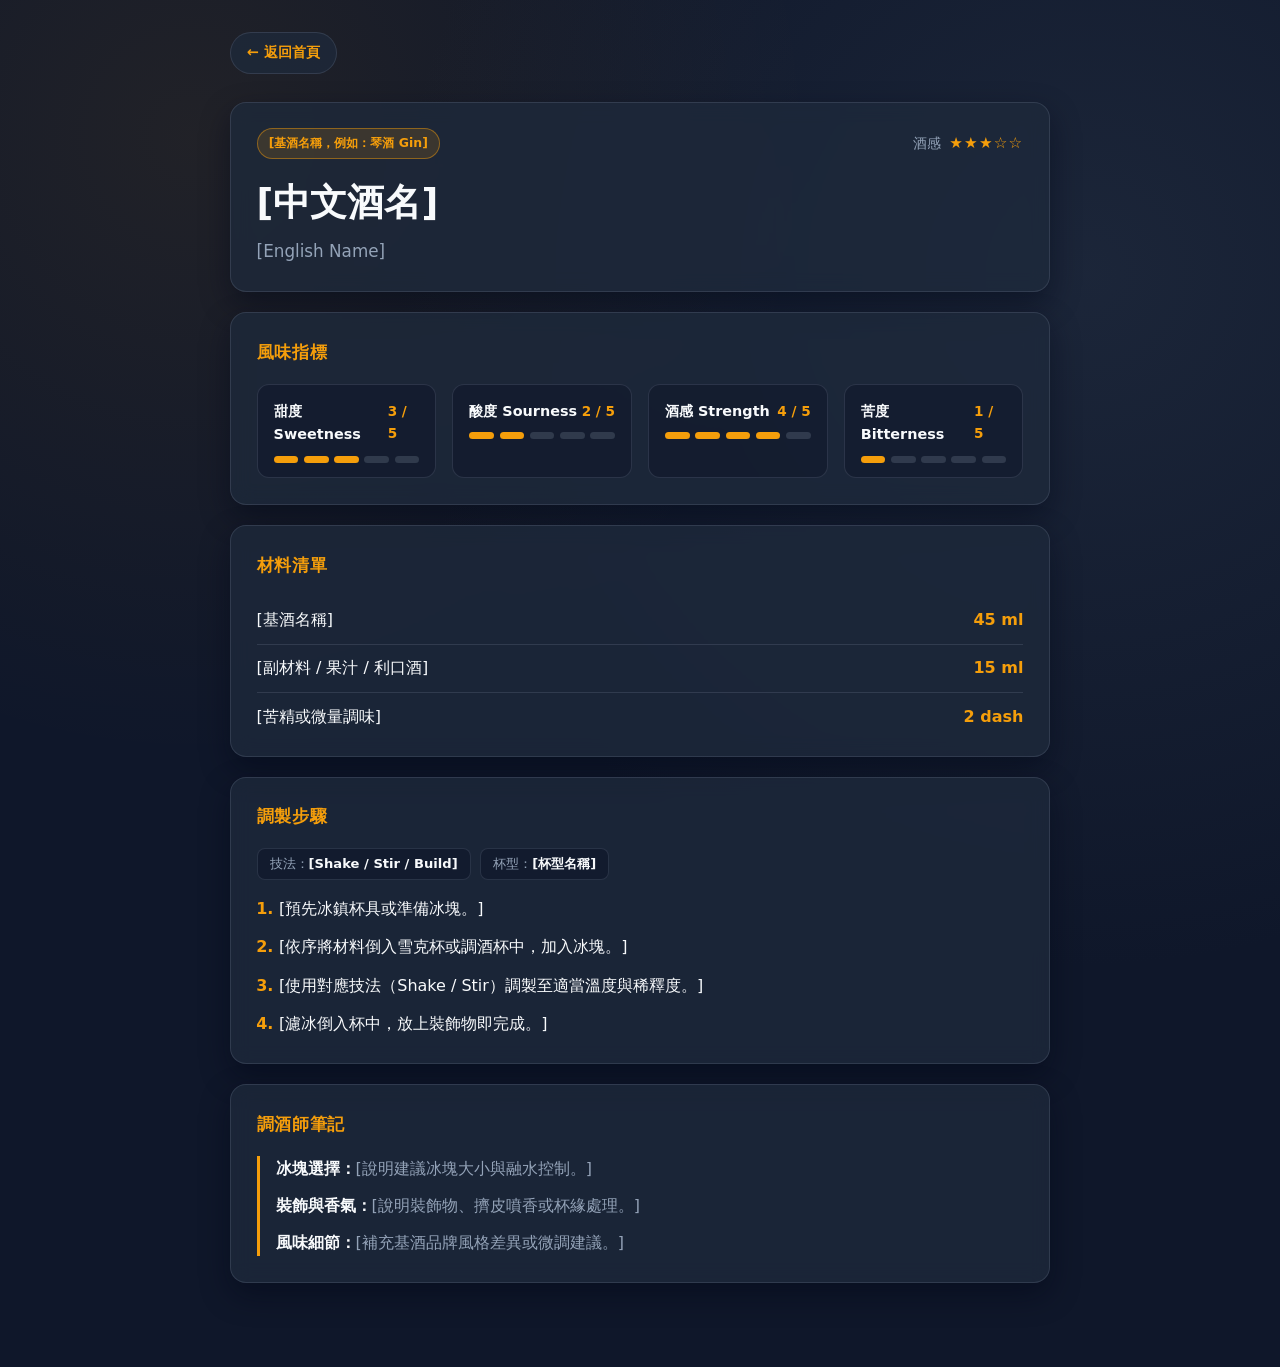
<file: recipes/template.html>
<!DOCTYPE html>
<html lang="zh-Hant">
  <head>
    <meta charset="UTF-8" />
    <meta name="viewport" content="width=device-width, initial-scale=1.0" />
    <title>[中文酒名] [English Name] | Mixology Wiki</title>
    <link rel="stylesheet" href="../style.css" />
  </head>
  <body>
    <main class="recipe-page">
      <nav class="top-nav" aria-label="頁面導航">
        <a class="back-link" href="../index.html">← 返回首頁</a>
      </nav>

      <!-- 區塊 1：酒款名稱（中英文）與基酒標籤、酒感星等 -->
      <section class="recipe-section" aria-labelledby="recipe-title">
        <div class="recipe-meta-row">
          <span class="spirit-badge">[基酒名稱，例如：琴酒 Gin]</span>
          <span class="abv-rating" aria-label="酒感 [X] / 5 顆星">
            <span>酒感</span>
            <span class="star-rating">★★★☆☆</span>
          </span>
        </div>
        <h1 id="recipe-title" class="recipe-title-zh">[中文酒名]</h1>
        <p class="recipe-title-en">[English Name]</p>
      </section>

      <!-- 區塊 2：風味指標（甜度、酸度、酒感、苦度，1~5 分） -->
      <section class="recipe-section" aria-labelledby="flavor-heading">
        <h2 id="flavor-heading" class="section-heading">風味指標</h2>
        <div class="flavor-grid">
          <div class="flavor-item">
            <div class="flavor-label-row">
              <span class="flavor-name">甜度 Sweetness</span>
              <span class="flavor-score">3 / 5</span>
            </div>
            <div class="flavor-meter" aria-label="甜度 3 分（滿分 5 分）">
              <span class="flavor-pip filled"></span>
              <span class="flavor-pip filled"></span>
              <span class="flavor-pip filled"></span>
              <span class="flavor-pip"></span>
              <span class="flavor-pip"></span>
            </div>
          </div>

          <div class="flavor-item">
            <div class="flavor-label-row">
              <span class="flavor-name">酸度 Sourness</span>
              <span class="flavor-score">2 / 5</span>
            </div>
            <div class="flavor-meter" aria-label="酸度 2 分（滿分 5 分）">
              <span class="flavor-pip filled"></span>
              <span class="flavor-pip filled"></span>
              <span class="flavor-pip"></span>
              <span class="flavor-pip"></span>
              <span class="flavor-pip"></span>
            </div>
          </div>

          <div class="flavor-item">
            <div class="flavor-label-row">
              <span class="flavor-name">酒感 Strength</span>
              <span class="flavor-score">4 / 5</span>
            </div>
            <div class="flavor-meter" aria-label="酒感 4 分（滿分 5 分）">
              <span class="flavor-pip filled"></span>
              <span class="flavor-pip filled"></span>
              <span class="flavor-pip filled"></span>
              <span class="flavor-pip filled"></span>
              <span class="flavor-pip"></span>
            </div>
          </div>

          <div class="flavor-item">
            <div class="flavor-label-row">
              <span class="flavor-name">苦度 Bitterness</span>
              <span class="flavor-score">1 / 5</span>
            </div>
            <div class="flavor-meter" aria-label="苦度 1 分（滿分 5 分）">
              <span class="flavor-pip filled"></span>
              <span class="flavor-pip"></span>
              <span class="flavor-pip"></span>
              <span class="flavor-pip"></span>
              <span class="flavor-pip"></span>
            </div>
          </div>
        </div>
      </section>

      <!-- 區塊 3：材料清單（統一使用 ml 或 dash 為單位） -->
      <section class="recipe-section" aria-labelledby="ingredients-heading">
        <h2 id="ingredients-heading" class="section-heading">材料清單</h2>
        <ul class="ingredients-list">
          <li class="ingredient-item">
            <span class="ingredient-name">[基酒名稱]</span>
            <span class="ingredient-amount">45 ml</span>
          </li>
          <li class="ingredient-item">
            <span class="ingredient-name">[副材料 / 果汁 / 利口酒]</span>
            <span class="ingredient-amount">15 ml</span>
          </li>
          <li class="ingredient-item">
            <span class="ingredient-name">[苦精或微量調味]</span>
            <span class="ingredient-amount">2 dash</span>
          </li>
        </ul>
      </section>

      <!-- 區塊 4：調製步驟（有序清單，標明技法如 Shake/Stir 與杯型） -->
      <section class="recipe-section" aria-labelledby="steps-heading">
        <h2 id="steps-heading" class="section-heading">調製步驟</h2>
        <div class="technique-bar">
          <span class="technique-tag">技法：<strong>[Shake / Stir / Build]</strong></span>
          <span class="technique-tag">杯型：<strong>[杯型名稱]</strong></span>
        </div>
        <ol class="steps-list">
          <li>[預先冰鎮杯具或準備冰塊。]</li>
          <li>[依序將材料倒入雪克杯或調酒杯中，加入冰塊。]</li>
          <li>[使用對應技法（Shake / Stir）調製至適當溫度與稀釋度。]</li>
          <li>[濾冰倒入杯中，放上裝飾物即完成。]</li>
        </ol>
      </section>

      <!-- 區塊 5：調酒師筆記（冰塊選擇、裝飾物或風味細節） -->
      <section class="recipe-section" aria-labelledby="notes-heading">
        <h2 id="notes-heading" class="section-heading">調酒師筆記</h2>
        <div class="bartender-notes">
          <p><strong>冰塊選擇：</strong>[說明建議冰塊大小與融水控制。]</p>
          <p><strong>裝飾與香氣：</strong>[說明裝飾物、擠皮噴香或杯緣處理。]</p>
          <p><strong>風味細節：</strong>[補充基酒品牌風格差異或微調建議。]</p>
        </div>
      </section>
    </main>
  </body>
</html>
</file>
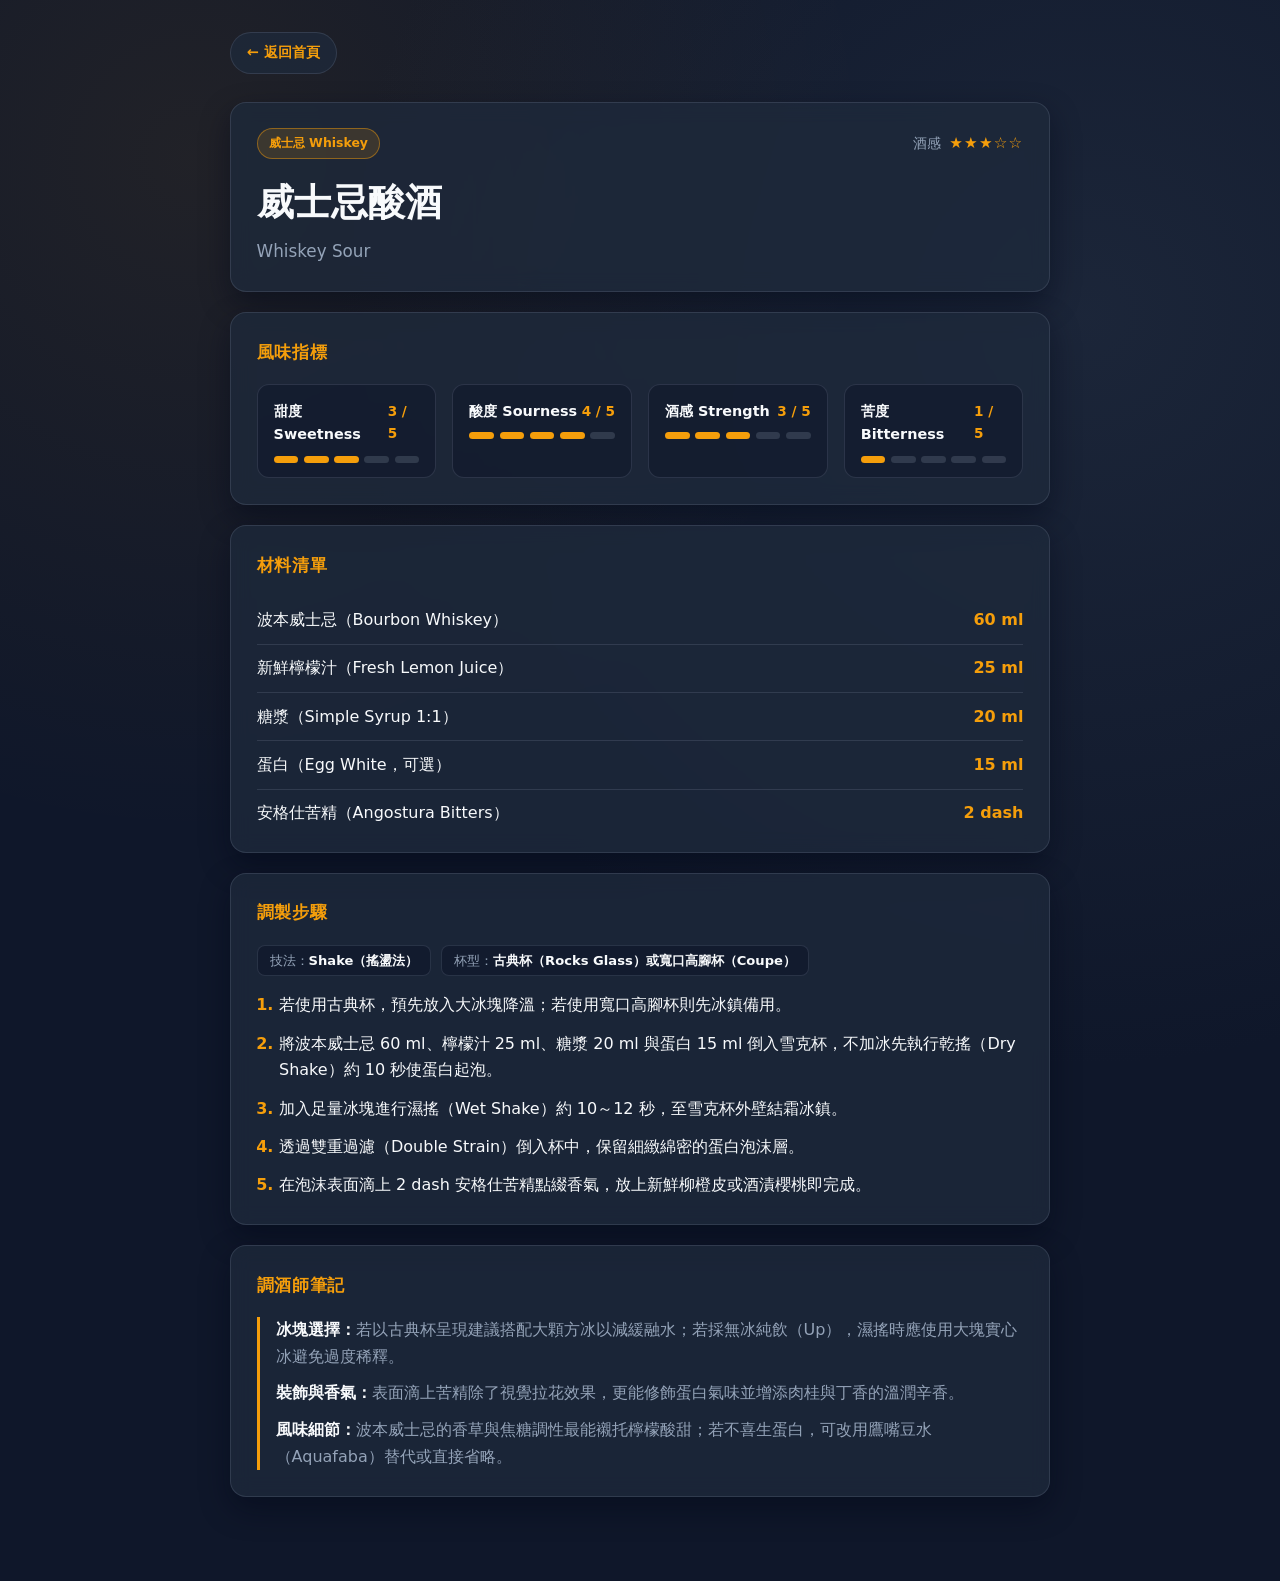
<file: recipes/whiskey-sour.html>
<!DOCTYPE html>
<html lang="zh-Hant">
  <head>
    <meta charset="UTF-8" />
    <meta name="viewport" content="width=device-width, initial-scale=1.0" />
    <title>威士忌酸酒 Whiskey Sour | Mixology Wiki</title>
    <link rel="stylesheet" href="../style.css" />
  </head>
  <body>
    <main class="recipe-page">
      <nav class="top-nav" aria-label="頁面導航">
        <a class="back-link" href="../index.html">← 返回首頁</a>
      </nav>

      <!-- 區塊 1：酒款名稱（中英文）與基酒標籤、酒感星等 -->
      <section class="recipe-section" aria-labelledby="recipe-title">
        <div class="recipe-meta-row">
          <span class="spirit-badge">威士忌 Whiskey</span>
          <span class="abv-rating" aria-label="酒感 3 / 5 顆星">
            <span>酒感</span>
            <span class="star-rating">★★★☆☆</span>
          </span>
        </div>
        <h1 id="recipe-title" class="recipe-title-zh">威士忌酸酒</h1>
        <p class="recipe-title-en">Whiskey Sour</p>
      </section>

      <!-- 區塊 2：風味指標（甜度、酸度、酒感、苦度，1~5 分） -->
      <section class="recipe-section" aria-labelledby="flavor-heading">
        <h2 id="flavor-heading" class="section-heading">風味指標</h2>
        <div class="flavor-grid">
          <div class="flavor-item">
            <div class="flavor-label-row">
              <span class="flavor-name">甜度 Sweetness</span>
              <span class="flavor-score">3 / 5</span>
            </div>
            <div class="flavor-meter" aria-label="甜度 3 分（滿分 5 分）">
              <span class="flavor-pip filled"></span>
              <span class="flavor-pip filled"></span>
              <span class="flavor-pip filled"></span>
              <span class="flavor-pip"></span>
              <span class="flavor-pip"></span>
            </div>
          </div>

          <div class="flavor-item">
            <div class="flavor-label-row">
              <span class="flavor-name">酸度 Sourness</span>
              <span class="flavor-score">4 / 5</span>
            </div>
            <div class="flavor-meter" aria-label="酸度 4 分（滿分 5 分）">
              <span class="flavor-pip filled"></span>
              <span class="flavor-pip filled"></span>
              <span class="flavor-pip filled"></span>
              <span class="flavor-pip filled"></span>
              <span class="flavor-pip"></span>
            </div>
          </div>

          <div class="flavor-item">
            <div class="flavor-label-row">
              <span class="flavor-name">酒感 Strength</span>
              <span class="flavor-score">3 / 5</span>
            </div>
            <div class="flavor-meter" aria-label="酒感 3 分（滿分 5 分）">
              <span class="flavor-pip filled"></span>
              <span class="flavor-pip filled"></span>
              <span class="flavor-pip filled"></span>
              <span class="flavor-pip"></span>
              <span class="flavor-pip"></span>
            </div>
          </div>

          <div class="flavor-item">
            <div class="flavor-label-row">
              <span class="flavor-name">苦度 Bitterness</span>
              <span class="flavor-score">1 / 5</span>
            </div>
            <div class="flavor-meter" aria-label="苦度 1 分（滿分 5 分）">
              <span class="flavor-pip filled"></span>
              <span class="flavor-pip"></span>
              <span class="flavor-pip"></span>
              <span class="flavor-pip"></span>
              <span class="flavor-pip"></span>
            </div>
          </div>
        </div>
      </section>

      <!-- 區塊 3：材料清單（統一使用 ml 或 dash 為單位） -->
      <section class="recipe-section" aria-labelledby="ingredients-heading">
        <h2 id="ingredients-heading" class="section-heading">材料清單</h2>
        <ul class="ingredients-list">
          <li class="ingredient-item">
            <span class="ingredient-name">波本威士忌（Bourbon Whiskey）</span>
            <span class="ingredient-amount">60 ml</span>
          </li>
          <li class="ingredient-item">
            <span class="ingredient-name">新鮮檸檬汁（Fresh Lemon Juice）</span>
            <span class="ingredient-amount">25 ml</span>
          </li>
          <li class="ingredient-item">
            <span class="ingredient-name">糖漿（Simple Syrup 1:1）</span>
            <span class="ingredient-amount">20 ml</span>
          </li>
          <li class="ingredient-item">
            <span class="ingredient-name">蛋白（Egg White，可選）</span>
            <span class="ingredient-amount">15 ml</span>
          </li>
          <li class="ingredient-item">
            <span class="ingredient-name">安格仕苦精（Angostura Bitters）</span>
            <span class="ingredient-amount">2 dash</span>
          </li>
        </ul>
      </section>

      <!-- 區塊 4：調製步驟（有序清單，標明技法如 Shake/Stir 與杯型） -->
      <section class="recipe-section" aria-labelledby="steps-heading">
        <h2 id="steps-heading" class="section-heading">調製步驟</h2>
        <div class="technique-bar">
          <span class="technique-tag">技法：<strong>Shake（搖盪法）</strong></span>
          <span class="technique-tag">杯型：<strong>古典杯（Rocks Glass）或寬口高腳杯（Coupe）</strong></span>
        </div>
        <ol class="steps-list">
          <li>若使用古典杯，預先放入大冰塊降溫；若使用寬口高腳杯則先冰鎮備用。</li>
          <li>將波本威士忌 60 ml、檸檬汁 25 ml、糖漿 20 ml 與蛋白 15 ml 倒入雪克杯，不加冰先執行乾搖（Dry Shake）約 10 秒使蛋白起泡。</li>
          <li>加入足量冰塊進行濕搖（Wet Shake）約 10～12 秒，至雪克杯外壁結霜冰鎮。</li>
          <li>透過雙重過濾（Double Strain）倒入杯中，保留細緻綿密的蛋白泡沫層。</li>
          <li>在泡沫表面滴上 2 dash 安格仕苦精點綴香氣，放上新鮮柳橙皮或酒漬櫻桃即完成。</li>
        </ol>
      </section>

      <!-- 區塊 5：調酒師筆記（冰塊選擇、裝飾物或風味細節） -->
      <section class="recipe-section" aria-labelledby="notes-heading">
        <h2 id="notes-heading" class="section-heading">調酒師筆記</h2>
        <div class="bartender-notes">
          <p><strong>冰塊選擇：</strong>若以古典杯呈現建議搭配大顆方冰以減緩融水；若採無冰純飲（Up），濕搖時應使用大塊實心冰避免過度稀釋。</p>
          <p><strong>裝飾與香氣：</strong>表面滴上苦精除了視覺拉花效果，更能修飾蛋白氣味並增添肉桂與丁香的溫潤辛香。</p>
          <p><strong>風味細節：</strong>波本威士忌的香草與焦糖調性最能襯托檸檬酸甜；若不喜生蛋白，可改用鷹嘴豆水（Aquafaba）替代或直接省略。</p>
        </div>
      </section>
    </main>
  </body>
</html>
</file>
<file: style.css>
:root {
  --bg-primary: #0f172a;
  --bg-secondary: #1e293b;
  --bg-card: rgba(30, 41, 59, 0.78);
  --bg-card-hover: rgba(30, 41, 59, 0.96);
  --text-primary: #f8fafc;
  --text-secondary: #94a3b8;
  --accent: #f59e0b;
  --accent-hover: #fbbf24;
  --accent-soft: rgba(245, 158, 11, 0.14);
  --border: rgba(148, 163, 184, 0.18);
  --border-accent: rgba(245, 158, 11, 0.45);
  --radius-lg: 16px;
  --radius-md: 12px;
  --radius-sm: 8px;
  --shadow-card: 0 12px 30px rgba(2, 6, 23, 0.45);
}

*,
*::before,
*::after {
  box-sizing: border-box;
}

html {
  color-scheme: dark;
}

body {
  margin: 0;
  min-height: 100vh;
  font-family: "Segoe UI", "PingFang TC", "Microsoft JhengHei", system-ui, -apple-system, sans-serif;
  background-color: var(--bg-primary);
  background-image:
    radial-gradient(circle at 15% 10%, rgba(245, 158, 11, 0.08), transparent 38%),
    radial-gradient(circle at 85% 20%, rgba(51, 65, 85, 0.35), transparent 45%);
  color: var(--text-primary);
  line-height: 1.65;
  -webkit-font-smoothing: antialiased;
}

a {
  color: inherit;
  text-decoration: none;
}

.container {
  width: min(1080px, 100% - 2rem);
  margin: 0 auto;
  padding: 2.5rem 0 4rem;
}

/* Header */
.site-header {
  text-align: center;
  margin-bottom: 2.25rem;
}

.site-eyebrow {
  display: inline-block;
  font-size: 0.78rem;
  font-weight: 600;
  letter-spacing: 0.18em;
  text-transform: uppercase;
  color: var(--accent);
  margin-bottom: 0.5rem;
}

.site-title {
  margin: 0;
  font-size: clamp(1.9rem, 4vw, 2.75rem);
  font-weight: 700;
  letter-spacing: 0.02em;
  color: var(--text-primary);
}

.site-subtitle {
  margin: 0.65rem auto 0;
  max-width: 560px;
  color: var(--text-secondary);
  font-size: 0.98rem;
}

/* Controls: Search & Filter */
.controls-panel {
  display: flex;
  flex-direction: column;
  gap: 1rem;
  margin-bottom: 2rem;
  padding: 1.25rem;
  background: var(--bg-card);
  border: 1px solid var(--border);
  border-radius: var(--radius-lg);
  backdrop-filter: blur(10px);
}

.search-row {
  display: flex;
  align-items: center;
  justify-content: space-between;
  gap: 1rem;
  flex-wrap: wrap;
}

.search-input {
  flex: 1 1 260px;
  padding: 0.7rem 1rem;
  font-size: 0.95rem;
  color: var(--text-primary);
  background: rgba(15, 23, 42, 0.75);
  border: 1px solid var(--border);
  border-radius: var(--radius-sm);
  outline: none;
  transition: border-color 0.2s ease, box-shadow 0.2s ease;
}

.search-input::placeholder {
  color: var(--text-secondary);
}

.search-input:focus {
  border-color: var(--accent);
  box-shadow: 0 0 0 3px var(--accent-soft);
}

.recipe-count {
  font-size: 0.88rem;
  color: var(--text-secondary);
  white-space: nowrap;
}

.filter-bar {
  display: flex;
  flex-wrap: wrap;
  gap: 0.6rem;
}

.filter-btn {
  appearance: none;
  cursor: pointer;
  padding: 0.5rem 1rem;
  font-size: 0.9rem;
  font-weight: 500;
  color: var(--text-secondary);
  background: rgba(15, 23, 42, 0.65);
  border: 1px solid var(--border);
  border-radius: 999px;
  transition: all 0.2s ease;
}

.filter-btn:hover {
  color: var(--text-primary);
  border-color: var(--border-accent);
}

.filter-btn.active {
  color: #0f172a;
  background: var(--accent);
  border-color: var(--accent);
  font-weight: 700;
}

/* Recipe Grid */
.recipe-grid {
  display: grid;
  grid-template-columns: repeat(auto-fill, minmax(280px, 1fr));
  gap: 1.25rem;
}

.recipe-card {
  display: flex;
  flex-direction: column;
  justify-content: space-between;
  gap: 1rem;
  padding: 1.4rem;
  background: var(--bg-card);
  border: 1px solid var(--border);
  border-radius: var(--radius-lg);
  box-shadow: var(--shadow-card);
  backdrop-filter: blur(10px);
  transition: transform 0.2s ease, border-color 0.2s ease, background-color 0.2s ease;
}

.recipe-card:hover {
  transform: translateY(-3px);
  background: var(--bg-card-hover);
  border-color: var(--border-accent);
}

.recipe-card.is-hidden {
  display: none;
}

.card-top {
  display: flex;
  align-items: center;
  justify-content: space-between;
  gap: 0.5rem;
}

.spirit-badge {
  display: inline-flex;
  align-items: center;
  padding: 0.25rem 0.7rem;
  font-size: 0.78rem;
  font-weight: 600;
  color: var(--accent);
  background: var(--accent-soft);
  border: 1px solid var(--border-accent);
  border-radius: 999px;
}

.star-rating {
  color: var(--accent);
  font-size: 0.95rem;
  letter-spacing: 0.08em;
}

.card-title-zh {
  margin: 0;
  font-size: 1.3rem;
  font-weight: 700;
  color: var(--text-primary);
}

.card-title-en {
  margin: 0.15rem 0 0;
  font-size: 0.9rem;
  color: var(--text-secondary);
}

.card-summary {
  margin: 0;
  font-size: 0.9rem;
  color: var(--text-secondary);
}

.card-footer {
  display: flex;
  align-items: center;
  justify-content: space-between;
  padding-top: 0.85rem;
  border-top: 1px solid var(--border);
  font-size: 0.84rem;
  color: var(--text-secondary);
}

.card-link-hint {
  color: var(--accent);
  font-weight: 600;
}

.empty-state {
  text-align: center;
  padding: 3rem 1.5rem;
  color: var(--text-secondary);
  background: var(--bg-card);
  border: 1px dashed var(--border);
  border-radius: var(--radius-lg);
}

.empty-state.is-hidden {
  display: none;
}

/* Recipe Detail Page */
.recipe-page {
  width: min(820px, 100% - 2rem);
  margin: 0 auto;
  padding: 2rem 0 4rem;
}

.top-nav {
  margin-bottom: 1.75rem;
}

.back-link {
  display: inline-flex;
  align-items: center;
  gap: 0.45rem;
  padding: 0.5rem 1rem;
  font-size: 0.9rem;
  font-weight: 600;
  color: var(--accent);
  background: var(--bg-card);
  border: 1px solid var(--border);
  border-radius: 999px;
  transition: border-color 0.2s ease, background-color 0.2s ease;
}

.back-link:hover {
  border-color: var(--accent);
  background: var(--accent-soft);
}

.recipe-section {
  padding: 1.6rem;
  margin-bottom: 1.25rem;
  background: var(--bg-card);
  border: 1px solid var(--border);
  border-radius: var(--radius-lg);
  box-shadow: var(--shadow-card);
  backdrop-filter: blur(10px);
}

.section-heading {
  margin: 0 0 1.1rem;
  font-size: 1.05rem;
  font-weight: 700;
  color: var(--accent);
  letter-spacing: 0.04em;
}

/* Section 1: Header */
.recipe-meta-row {
  display: flex;
  flex-wrap: wrap;
  align-items: center;
  justify-content: space-between;
  gap: 0.75rem;
  margin-bottom: 0.9rem;
}

.abv-rating {
  display: inline-flex;
  align-items: center;
  gap: 0.5rem;
  font-size: 0.9rem;
  color: var(--text-secondary);
}

.recipe-title-zh {
  margin: 0;
  font-size: clamp(1.75rem, 3.5vw, 2.3rem);
  font-weight: 700;
  color: var(--text-primary);
}

.recipe-title-en {
  margin: 0.25rem 0 0;
  font-size: 1.05rem;
  color: var(--text-secondary);
  font-weight: 500;
}

/* Section 2: Flavor Profile */
.flavor-grid {
  display: grid;
  grid-template-columns: repeat(auto-fit, minmax(170px, 1fr));
  gap: 1rem;
}

.flavor-item {
  padding: 0.9rem 1rem;
  background: rgba(15, 23, 42, 0.55);
  border: 1px solid var(--border);
  border-radius: var(--radius-md);
}

.flavor-label-row {
  display: flex;
  justify-content: space-between;
  align-items: baseline;
  margin-bottom: 0.55rem;
  font-size: 0.9rem;
}

.flavor-name {
  color: var(--text-primary);
  font-weight: 600;
}

.flavor-score {
  color: var(--accent);
  font-weight: 700;
  font-size: 0.85rem;
}

.flavor-meter {
  display: grid;
  grid-template-columns: repeat(5, 1fr);
  gap: 0.35rem;
}

.flavor-pip {
  height: 7px;
  border-radius: 999px;
  background: rgba(148, 163, 184, 0.22);
}

.flavor-pip.filled {
  background: var(--accent);
}

/* Section 3: Ingredients */
.ingredients-list {
  list-style: none;
  margin: 0;
  padding: 0;
}

.ingredient-item {
  display: flex;
  justify-content: space-between;
  align-items: baseline;
  gap: 1rem;
  padding: 0.65rem 0;
  border-bottom: 1px solid var(--border);
}

.ingredient-item:last-child {
  border-bottom: none;
  padding-bottom: 0;
}

.ingredient-name {
  color: var(--text-primary);
}

.ingredient-amount {
  color: var(--accent);
  font-weight: 700;
  white-space: nowrap;
}

/* Section 4: Steps */
.technique-bar {
  display: flex;
  flex-wrap: wrap;
  gap: 0.6rem;
  margin-bottom: 1rem;
}

.technique-tag {
  padding: 0.25rem 0.75rem;
  font-size: 0.82rem;
  color: var(--text-secondary);
  background: rgba(15, 23, 42, 0.65);
  border: 1px solid var(--border);
  border-radius: var(--radius-sm);
}

.technique-tag strong {
  color: var(--text-primary);
}

.steps-list {
  margin: 0;
  padding-left: 1.4rem;
  display: flex;
  flex-direction: column;
  gap: 0.75rem;
}

.steps-list li::marker {
  color: var(--accent);
  font-weight: 700;
}

/* Section 5: Bartender Notes */
.bartender-notes {
  border-left: 3px solid var(--accent);
  padding-left: 1rem;
  color: var(--text-secondary);
}

.bartender-notes p {
  margin: 0 0 0.65rem;
}

.bartender-notes p:last-child {
  margin-bottom: 0;
}

.bartender-notes strong {
  color: var(--text-primary);
}

@media (max-width: 600px) {
  .container,
  .recipe-page {
    padding-top: 1.5rem;
  }

  .recipe-section {
    padding: 1.25rem;
  }
}

/* Technique Guide Section */
.technique-guide-section {
  margin-top: 2.5rem;
  margin-bottom: 0;
}

.technique-guide-header {
  margin-bottom: 1.25rem;
}

.technique-guide-subtitle {
  margin: 0.35rem 0 0;
  font-size: 0.92rem;
  color: var(--text-secondary);
}

.technique-guide-grid {
  display: grid;
  grid-template-columns: repeat(auto-fit, minmax(220px, 1fr));
  gap: 1rem;
}

.technique-card {
  display: flex;
  flex-direction: column;
  gap: 0.65rem;
  padding: 1.2rem;
  background: rgba(15, 23, 42, 0.55);
  border: 1px solid var(--border);
  border-radius: var(--radius-md);
  backdrop-filter: blur(10px);
  transition: border-color 0.2s ease, transform 0.2s ease;
}

.technique-card:hover {
  transform: translateY(-2px);
  border-color: var(--border-accent);
}

.technique-card-top {
  display: flex;
  align-items: center;
  justify-content: space-between;
  gap: 0.5rem;
}

.technique-card-title {
  margin: 0;
  font-size: 1.08rem;
  font-weight: 700;
  color: var(--text-primary);
}

.technique-card-desc {
  margin: 0;
  font-size: 0.88rem;
  color: var(--text-secondary);
}

.technique-card-examples {
  margin: auto 0 0;
  padding-top: 0.65rem;
  border-top: 1px solid var(--border);
  font-size: 0.82rem;
  color: var(--accent);
}
</file>
